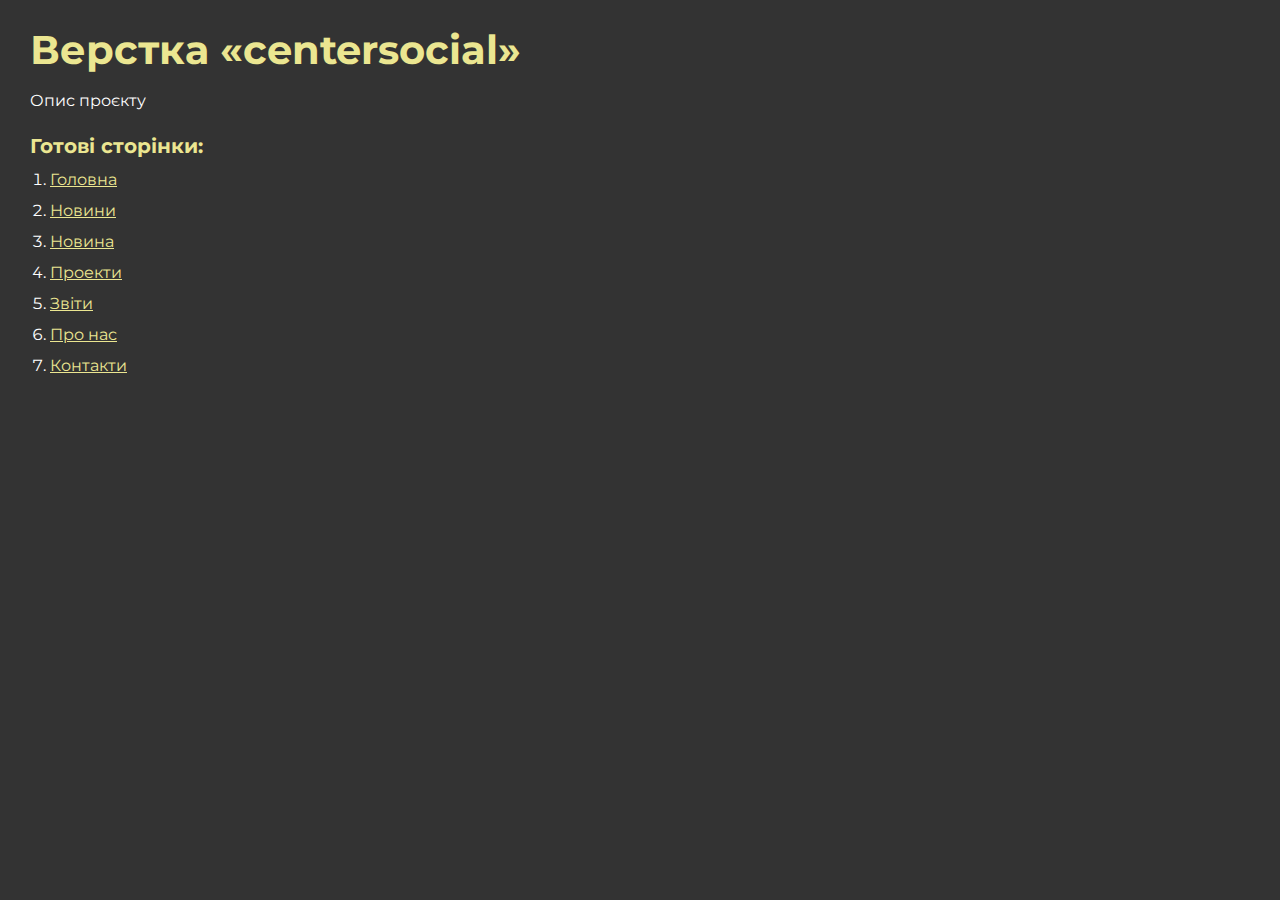
<file: index.html>
<!DOCTYPE html>
<html>

<head>
	<meta charset="UTF-8">
	<meta name="viewport" content="width=device-width, initial-scale=1.0">
	<title>Верстка «centersocial»</title>
</head>

<body>
	<div class="rootpage">
		<h1>Верстка «centersocial»</h1>
		<div class="rootpage__info">
			Опис проєкту
		</div>
		<h2>Готові сторінки:</h2>
		<ol class="rootpage__list">
			<li><a target="_blank" href="home.html">Головна</a></li>
			<li><a target="_blank" href="news.html">Новини</a></li>
			<li><a target="_blank" href="new.html">Новина</a></li>
			<li><a target="_blank" href="projects.html">Проекти</a></li>
			<li><a target="_blank" href="reports.html">Звіти</a></li>
			<li><a target="_blank" href="about.html">Про нас</a></li>
			<li><a target="_blank" href="contacts.html">Контакти</a></li>
		</ol>
	</div>
</body>
<style>
	@charset "UTF-8";
	@import url("https://fonts.googleapis.com/css?family=Montserrat:regular,700&display=swap");

	*,
	*::before,
	*::after {
		padding: 0px;
		margin: 0px;
		border: 0px;
		box-sizing: border-box;
	}

	html,
	body {
		height: 100%;
		margin: 0;
		padding: 0;
		min-width: 320px;
		width: 100%;
		color: #fff;
		background-color: #333;
	}

	body {
		font-family: Montserrat;
		font-size: 100%;
		line-height: 1;
		font-size: 1rem;
	}

	a {
		text-decoration: underline;
		color: #ebe691
	}

	a:visited {
		text-decoration: underline;
		color: #aaa768;
	}

	a:hover {
		text-decoration: none;
	}

	ul li {
		list-style: none;
	}

	img {
		vertical-align: top;
	}

	.wrapper {
		width: 100%;
		min-height: 100%;
		overflow: hidden;
	}

	.rootpage {
		padding: 30px;
		display: flex;
		flex-direction: column;
		align-items: flex-start;
	}

	@media (max-width: 767px) {
		.rootpage {
			padding: 30px 15px;
		}
	}

	h1 {
		color: #ebe691;
		font-size: 2.5rem;
		margin: 0px 0px 1.25rem 0px;
	}

	@media (max-width: 767px) {
		h1 {
			font-size: 1.85rem;
			margin: 0px 0px 1.25rem 0px;
		}
	}

	h2 {
		color: #ebe691;
		font-size: 1.25rem;
		margin: 0px 0px 1rem 0px;
	}

	@media (max-width: 767px) {
		h2 {
			font-size: 1.125rem;
			margin: 0px 0px 1rem 0px;
		}
	}

	.rootpage__info {
		line-height: 140%;
		margin: 0px 0px 1.5rem 0px;
	}

	.rootpage__list {
		margin: 0px 0px 2.25rem 1.25rem;
	}

	.rootpage__list li:not(:last-child) {
		margin: 0px 0px 15px 0px;
	}

	.rootpage__contacts,
	.rootpage__tnx {
		border-radius: 200px;
		padding: 20px 65px;
		line-height: 140%;
	}

	@media (max-width: 767px) {

		.rootpage__contacts,
		.rootpage__tnx {
			border-radius: 40px;
			padding: 20px;
		}
	}

	.rootpage__contacts {
		background: #32b5a4;

	}

	.rootpage__contacts a {
		color: #ebe691;
	}

	.rootpage__tnx {
		background: #c22d63;
		margin: 0px 0px 1rem 0px;
	}
</style>

</html>
</file>
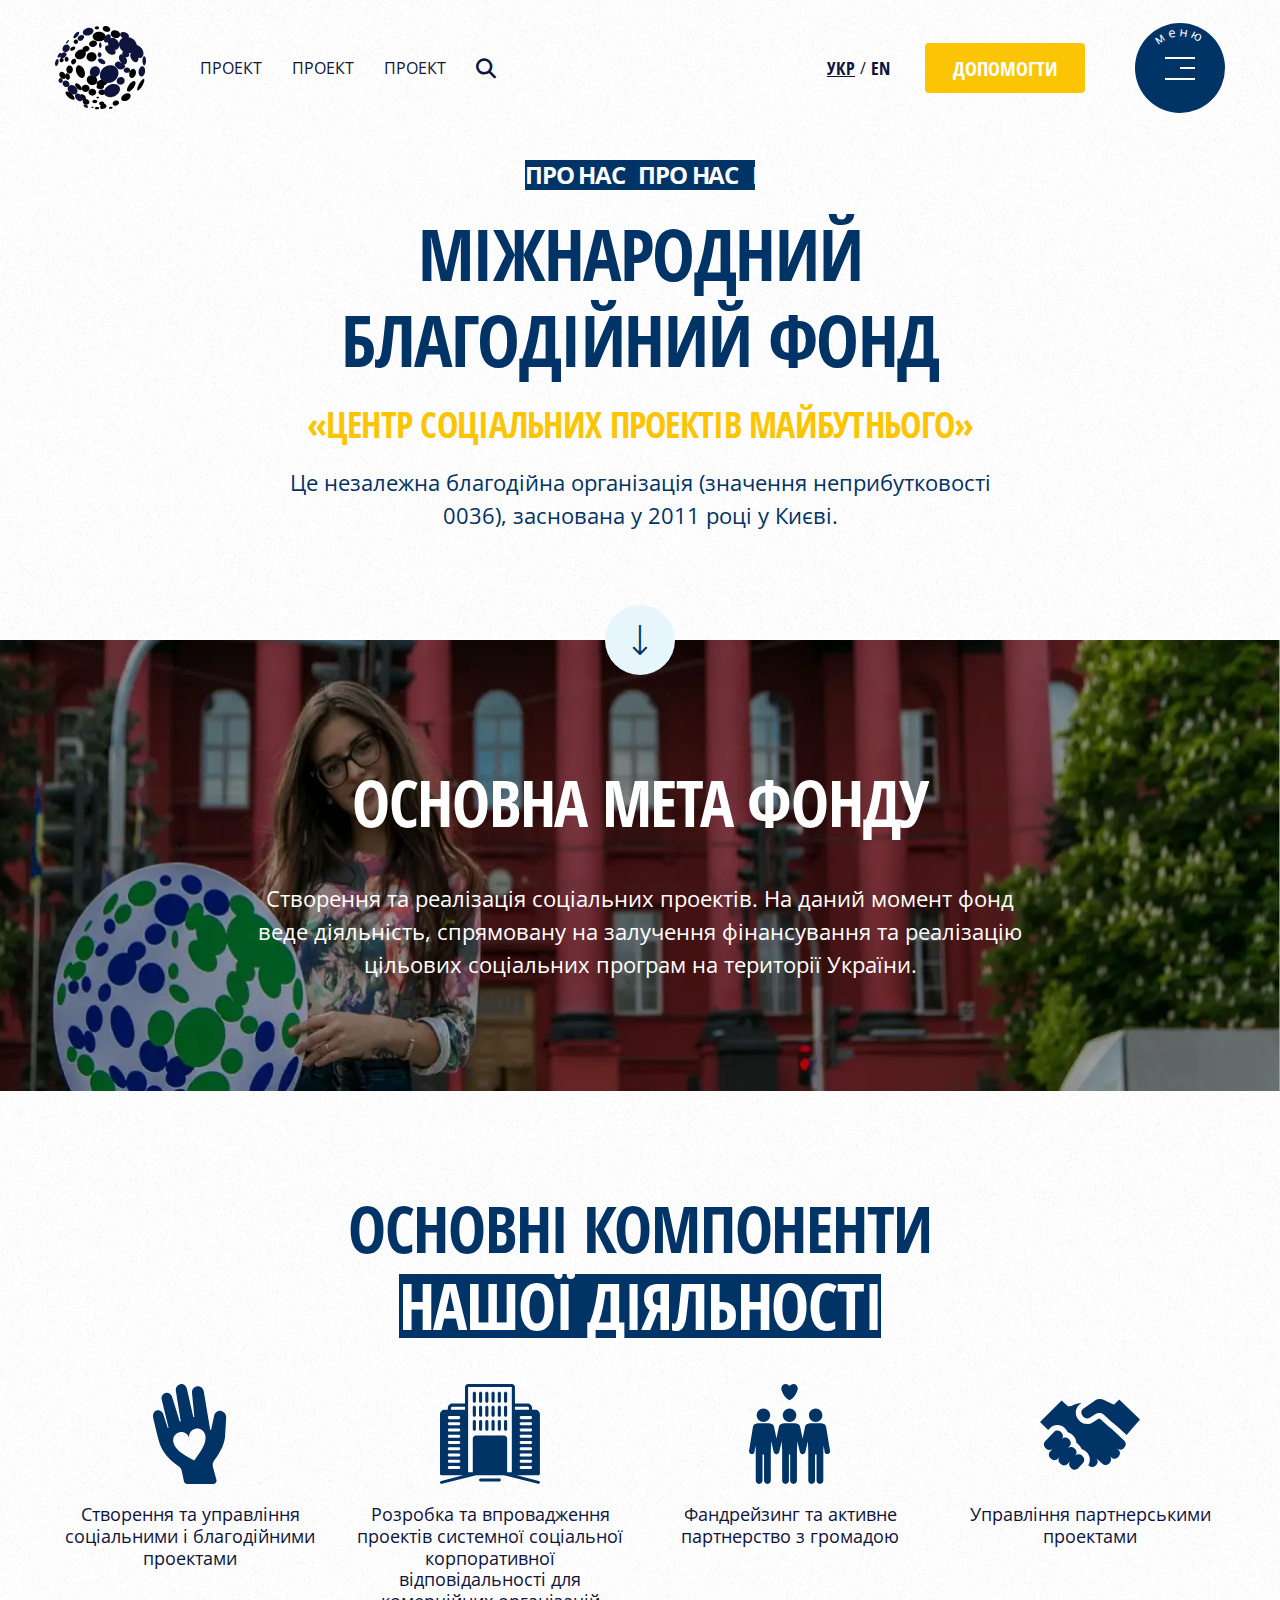
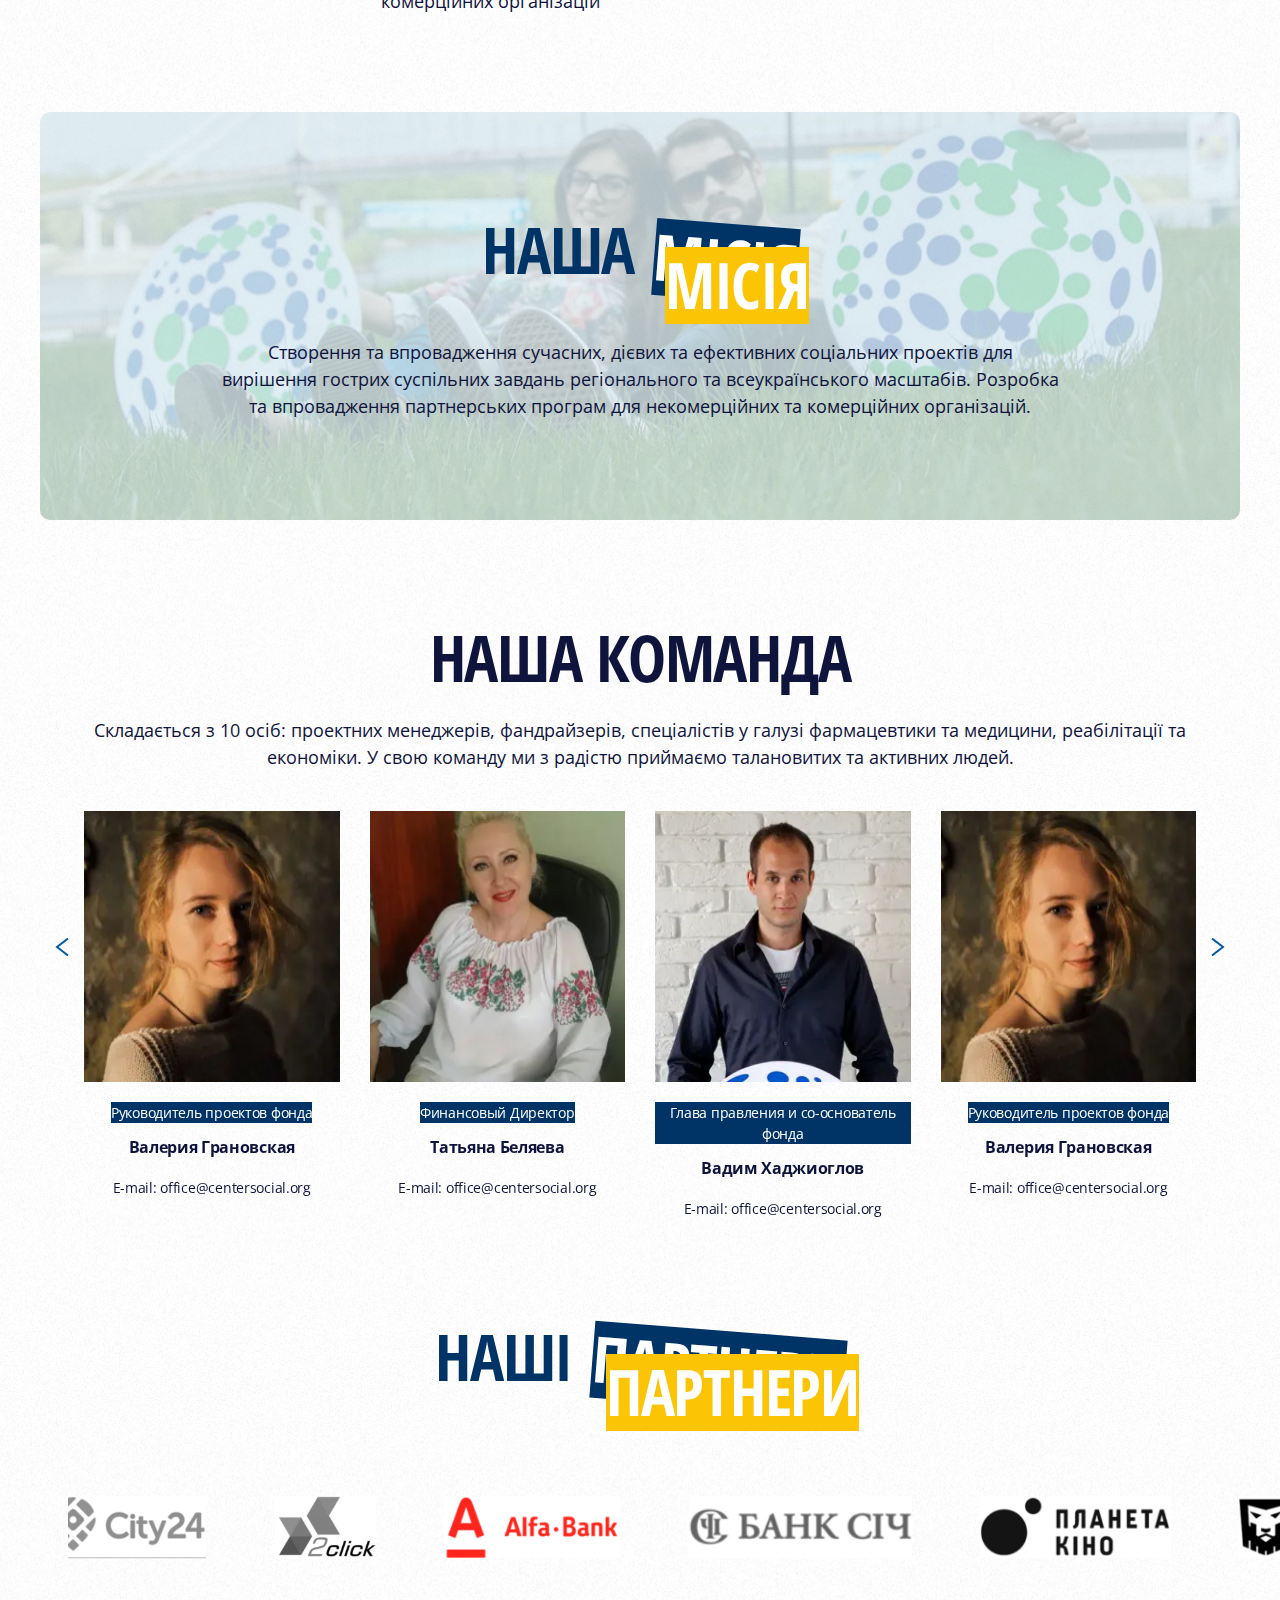
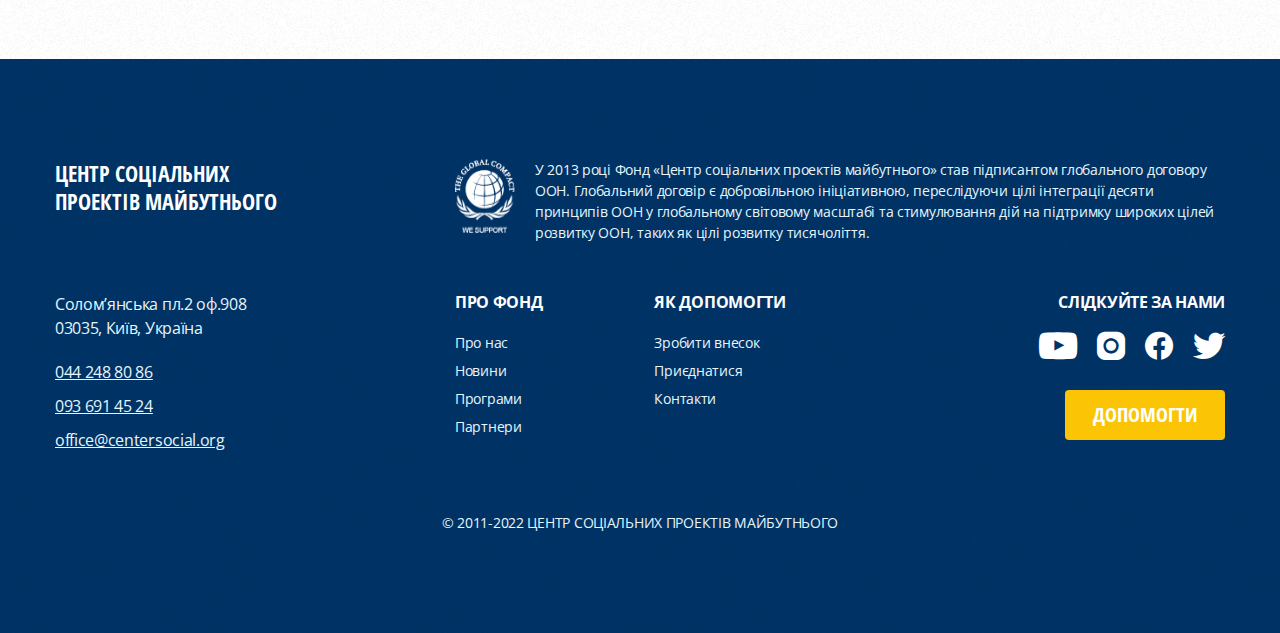
<file: about.html>
<!DOCTYPE html>
<html lang="ru">

<head>
	<title>Про нас</title>
	<meta charset="UTF-8">
	<meta name="format-detection" content="telephone=no">
	<!-- <style>body{opacity: 0;}</style> -->
	<link rel="stylesheet" href="css/style.min.css?_v=20221122122047">
	<!-- <meta name="robots" content="noindex, nofollow"> -->
	<meta name="viewport" content="width=device-width, initial-scale=1.0">
</head>

<body>
	<div class="wrapper">
		<header class="header">
			<div class="header__container">
				<div class="header__logo">
					<a class="header__logo-blue" href="#"><img src="img/icons/logo-blue.svg" alt="Логотип"></a>
					<a class="header__logo-white" href="#"><img src="img/icons/logo.svg" alt="Логотип"></a>
				</div>
				<div class="header__menu menu">
					<nav class="menu__body">
						<ul class="menu__list">
							<li class="menu__item"><a href="#" class="menu__link menu__link-b">Проект</a></li>
							<li class="menu__item"><a href="#" class="menu__link menu__link-b">Проект</a></li>
							<li class="menu__item"><a href="#" class="menu__link menu__link-b">Проект</a></li>
						</ul>
					</nav>
				</div>
				<div class="header__search saerch-header">
					<button type="button" class="saerch-header__button saerch-header__button-b _icon-search"></button>
					<form action="#" class="saerch-header__form">
						<div class="saerch-header__body">
							<div class="saerch-header__input">
								<input type="text" name="form[]" placeholder="Шукати" class="input">
							</div>
							<button type="submit" class="saerch-header__action _icon-arrow-down"></button>
						</div>
					</form>
				</div>
				<div class="header__lang lang-header">
					<a href="#" class="lang-header__item _active">укр</a>
					<span>/</span>
					<a href="#" class="lang-header__item">en</a>
				</div>
				<div class="header__actions actions-header">
					<a href="#" class="actions-header__button button button-head button-yellow"><span>Допомогти</span><span>Допомогти</span><span>Допомогти</span></a>
					<div class="actions-header__burger">
						<button type="button" class="menu__icon icon-menu"><span></span></button>
						<div class="actions-header__circle">
							<b><span>м</span></b>
							<b><span>е</span></b>
							<b><span>н</span></b>
							<b><span>ю</span></b>
						</div>
					</div>
					<div class="menu__content content-menu">
						<div class="content-menu__container">
							<ul class="content-menu__list">
								<li><a href="#" class="content-menu__item">Про нас</a></li>
								<li><a href="#" class="content-menu__item">Новини</a></li>
								<li><a href="#" class="content-menu__item">Програми</a></li>
								<li><a href="#" class="content-menu__item">Партнери</a></li>
								<li><a href="#" class="content-menu__item">Контакти</a></li>
							</ul>
						</div>
					</div>
				</div>
			</div>
		</header>
		<main class="page">
			<picture><source srcset="img/bgbody.webp" type="image/webp"><img class="page-bg" src="img/bgbody.png" alt=""></picture>
			<div class="about">
				<section class="about__heading heading-about">
					<div class="heading-about__container">
						<div class="heading-about__line"><span>Про нас</span><span>Про нас</span><span>Про нас</span></div>
						<h1 class="heading-about__title">Міжнародний Благодійний Фонд </h1>
						<div class="heading-about__subtitle">«Центр соціальних проектів майбутнього»</div>
						<div class="heading-about__text">Це незалежна благодійна організація (значення неприбутковості 0036),
							заснована у 2011 році у Києві.</div>
						<button data-goto=".about__dream" class="heading-about__down _icon-arrow-down"></button>
					</div>
				</section>
				<section class="about__dream dream-about">
					<picture><source srcset="img/dream.webp" type="image/webp"><img src="img/dream.jpg" alt="" class="dream-about__img"></picture>
					<div class="dream-about__content">
						<h2 class="dream-about__title">Основна мета фонду</h2>
						<div class="dream-about__text">Створення та реалізація соціальних проектів. На даний момент фонд веде
							діяльність, спрямовану на залучення фінансування та реалізацію цільових соціальних програм на
							території України.</div>
					</div>
				</section>
				<section class="about__components components-about">
					<div class="components-about__container">
						<h2 class="components-about__title">Основні компоненти <span>нашої діяльності</span></h2>
						<div class="components-about__content">
							<div class="components-about__item item-components">
								<div class="item-components__icon">
									<img src="img/componenets/01.svg" alt="">
								</div>
								<div class="item-components__text">Створення та управління соціальними і благодійними проектами
								</div>
							</div>
							<div class="components-about__item item-components">
								<div class="item-components__icon">
									<img src="img/componenets/02.svg" alt="">
								</div>
								<div class="item-components__text">Розробка та впровадження проектів системної соціальної
									корпоративної відповідальності для комерційних організацій</div>
							</div>
							<div class="components-about__item item-components">
								<div class="item-components__icon">
									<img src="img/componenets/03.svg" alt="">
								</div>
								<div class="item-components__text">Фандрейзинг та активне партнерство з громадою</div>
							</div>
							<div class="components-about__item item-components">
								<div class="item-components__icon">
									<img src="img/componenets/04.svg" alt="">
								</div>
								<div class="item-components__text">Управління партнерськими проектами</div>
							</div>
						</div>
					</div>
				</section>
				<section class="about__mission mission-about">
					<div class="mission-about__container">
						<picture><source srcset="img/mission.webp" type="image/webp"><img src="img/mission.png" alt="" class="mission-about__img"></picture>
						<div class="mission-about__content">
							<h2 class="mission-about__title partnesr__title">наша<p>місія</p><span>місія</span></h2>
							<div class="mission-about__text">Створення та впровадження сучасних, дієвих та ефективних
								соціальних проектів для вирішення гострих суспільних завдань регіонального та всеукраїнського
								масштабів. Розробка та впровадження партнерських програм для некомерційних та комерційних
								організацій.</div>
						</div>
					</div>
				</section>
				<section class="about__teams teams-about">
					<div class="teams-about__container">
						<h2 class="teams-about__title">Наша команда</h2>
						<div class="teams-about__subtitle">Складається з 10 осіб: проектних менеджерів, фандрайзерів,
							спеціалістів у галузі фармацевтики та медицини, реабілітації та економіки. У свою команду ми з
							радістю приймаємо талановитих та активних людей.</div>
						<div class="teams-about__body">
							<button class="teams-about__arrow arrow-left">
								<img src="img/icons/arrow-prev.svg" alt="">
							</button>
							<div class="teams-about__row swiper">
								<div class="teams-about__swiper swiper-wrapper">
									<div class="teams-about__slide slide-teams swiper-slide">
										<div class="slide-teams__img">
											<picture><source srcset="img/teams/01.webp" type="image/webp"><img src="img/teams/01.jpg" alt=""></picture>
										</div>
										<div class="slide-teams__label">Руководитель проектов фонда</div>
										<div class="slide-teams__name">Валерия Грановская</div>
										<a href="#" class="slide-teams__email">E-mail: office@centersocial.org</a>
									</div>
									<div class="teams-about__slide slide-teams swiper-slide">
										<div class="slide-teams__img">
											<picture><source srcset="img/teams/02.webp" type="image/webp"><img src="img/teams/02.jpg" alt=""></picture>
										</div>
										<div class="slide-teams__label">Финансовый Директор</div>
										<div class="slide-teams__name">Татьяна Беляева</div>
										<a href="#" class="slide-teams__email">E-mail: office@centersocial.org</a>
									</div>
									<div class="teams-about__slide slide-teams swiper-slide">
										<div class="slide-teams__img">
											<picture><source srcset="img/teams/03.webp" type="image/webp"><img src="img/teams/03.jpg" alt=""></picture>
										</div>
										<div class="slide-teams__label">Глава правления и со-основатель фонда</div>
										<div class="slide-teams__name">Вадим Хаджиоглов</div>
										<a href="#" class="slide-teams__email">E-mail: office@centersocial.org</a>
									</div>
									<div class="teams-about__slide slide-teams swiper-slide">
										<div class="slide-teams__img">
											<picture><source srcset="img/teams/01.webp" type="image/webp"><img src="img/teams/01.jpg" alt=""></picture>
										</div>
										<div class="slide-teams__label">Руководитель проектов фонда</div>
										<div class="slide-teams__name">Валерия Грановская</div>
										<a href="#" class="slide-teams__email">E-mail: office@centersocial.org</a>
									</div>
									<div class="teams-about__slide slide-teams swiper-slide">
										<div class="slide-teams__img">
											<picture><source srcset="img/teams/03.webp" type="image/webp"><img src="img/teams/03.jpg" alt=""></picture>
										</div>
										<div class="slide-teams__label">Глава правления и со-основатель фонда</div>
										<div class="slide-teams__name">Вадим Хаджиоглов</div>
										<a href="#" class="slide-teams__email">E-mail: office@centersocial.org</a>
									</div>
									<div class="teams-about__slide slide-teams swiper-slide">
										<div class="slide-teams__img">
											<picture><source srcset="img/teams/01.webp" type="image/webp"><img src="img/teams/01.jpg" alt=""></picture>
										</div>
										<div class="slide-teams__label">Руководитель проектов фонда</div>
										<div class="slide-teams__name">Валерия Грановская</div>
										<a href="#" class="slide-teams__email">E-mail: office@centersocial.org</a>
									</div>
								</div>
							</div>
							<button class="teams-about__arrow arrow-right">
								<img src="img/icons/arrow-next.svg" alt="">
							</button>
						</div>
					</div>
				</section>
				<section class="partnesr">
					<h2 class="partnesr__title">Hаші<p>Партнери</p><span>Партнери</span></h2>
					<div class="partnesr__body">
						<div class="partnesr__items">
							<div class="partnesr__item">
								<img src="img/partners/01.svg" alt="">
							</div>
							<div class="partnesr__item">
								<img src="img/partners/02.svg" alt="">
							</div>
							<div class="partnesr__item">
								<img src="img/partners/03.svg" alt="">
							</div>
							<div class="partnesr__item">
								<img src="img/partners/04.svg" alt="">
							</div>
							<div class="partnesr__item">
								<img src="img/partners/05.svg" alt="">
							</div>
							<div class="partnesr__item">
								<img src="img/partners/06.svg" alt="">
							</div>
							<div class="partnesr__item">
								<img src="img/partners/07.svg" alt="">
							</div>
							<div class="partnesr__item">
								<img src="img/partners/01.svg" alt="">
							</div>
							<div class="partnesr__item">
								<img src="img/partners/02.svg" alt="">
							</div>
							<div class="partnesr__item">
								<img src="img/partners/03.svg" alt="">
							</div>
							<div class="partnesr__item">
								<img src="img/partners/04.svg" alt="">
							</div>
							<div class="partnesr__item">
								<img src="img/partners/05.svg" alt="">
							</div>
							<div class="partnesr__item">
								<img src="img/partners/06.svg" alt="">
							</div>
							<div class="partnesr__item">
								<img src="img/partners/07.svg" alt="">
							</div>
							<div class="partnesr__item">
								<img src="img/partners/01.svg" alt="">
							</div>
							<div class="partnesr__item">
								<img src="img/partners/02.svg" alt="">
							</div>
							<div class="partnesr__item">
								<img src="img/partners/03.svg" alt="">
							</div>
							<div class="partnesr__item">
								<img src="img/partners/04.svg" alt="">
							</div>
							<div class="partnesr__item">
								<img src="img/partners/05.svg" alt="">
							</div>
							<div class="partnesr__item">
								<img src="img/partners/06.svg" alt="">
							</div>
							<div class="partnesr__item">
								<img src="img/partners/07.svg" alt="">
							</div>
							<div class="partnesr__item">
								<img src="img/partners/01.svg" alt="">
							</div>
							<div class="partnesr__item">
								<img src="img/partners/02.svg" alt="">
							</div>
							<div class="partnesr__item">
								<img src="img/partners/03.svg" alt="">
							</div>
							<div class="partnesr__item">
								<img src="img/partners/04.svg" alt="">
							</div>
							<div class="partnesr__item">
								<img src="img/partners/05.svg" alt="">
							</div>
							<div class="partnesr__item">
								<img src="img/partners/06.svg" alt="">
							</div>
							<div class="partnesr__item">
								<img src="img/partners/07.svg" alt="">
							</div>
						</div>
					</div>
				</section>
			</div>
		</main>
		<footer class="footer">
			<picture><source srcset="img/bgbody.webp" type="image/webp"><img class="footer-bg" src="img/bgbody.png" alt=""></picture>
			<div class="footer__container">
				<div class="footer__body">
					<div class="footer__column">
						<div class="footer__lead">ЦЕНТР СОЦІАЛЬНИХ ПРОЕКТІВ МАЙБУТНЬОГО</div>
						<div class="footer__date">
							<div class="footer__item">Солом’янська пл.2 оф.908
								03035, Київ, Україна
							</div>
							<div class="footer__items">
								<a href="tel:0442488086" class="footer__item footer__item-d">044 248 80 86</a>
								<a href="tel:0936914524" class="footer__item footer__item-d">093 691 45 24</a>
								<a href="email:office@centersocial.org" class="footer__item footer__item-d">office@centersocial.org</a>
							</div>
						</div>
					</div>
					<div class="footer__column">
						<div class="footer__text">
							<img src="img/icons/logo-footer.svg" alt="">
							<p>У 2013 році Фонд «Центр соціальних проектів майбутнього» став підписантом глобального договору ООН. Глобальний договір є добровільною ініціативною, переслідуючи цілі інтеграції десяти принципів ООН у глобальному світовому масштабі та стимулювання дій на підтримку широких цілей розвитку ООН, таких як цілі розвитку тисячоліття.</p>
						</div>
						<div class="footer__row">
							<div class="footer__menu">
								<div class="footer__block">
									<div class="footer__label">Про фонд</div>
									<ul class="footer__list">
										<li><a href="#" class="footer__link">Про нас</a></li>
										<li><a href="#" class="footer__link">Новини</a></li>
										<li><a href="#" class="footer__link">Програми</a></li>
										<li><a href="#" class="footer__link">Партнери</a></li>
									</ul>
								</div>
								<div class="footer__block">
									<div class="footer__label">ЯК ДОПОМОГТИ</div>
									<ul class="footer__list">
										<li><a href="#" class="footer__link">Зробити внесок</a></li>
										<li><a href="#" class="footer__link">Приєднатися</a></li>
										<li><a href="#" class="footer__link">Контакти</a></li>
									</ul>
								</div>
							</div>
							<div class="footer__social social-footer">
								<div class="social-footer__label">Слідкуйте за нами</div>
								<div class="social-footer__items">
									<a href="#" class="social-footer__item _icon-youtube"></a>
									<a href="#" class="social-footer__item _icon-instagram"></a>
									<a href="#" class="social-footer__item _icon-facebook"></a>
									<a href="#" class="social-footer__item _icon-twitter"></a>
								</div>
								<a href="#" class="social-footer__button button button-yellow"><span>Допомогти</span><span>Допомогти</span><span>Допомогти</span></a>
							</div>
						</div>
					</div>
				</div>
				<div class="footer__copy">© 2011-2022 ЦЕНТР СОЦІАЛЬНИХ ПРОЕКТІВ МАЙБУТНЬОГО</div>
			</div>
		</footer>
	</div>
	<script src="js/app.min.js?_v=20221122122047"></script>
</body>

</html>
</file>
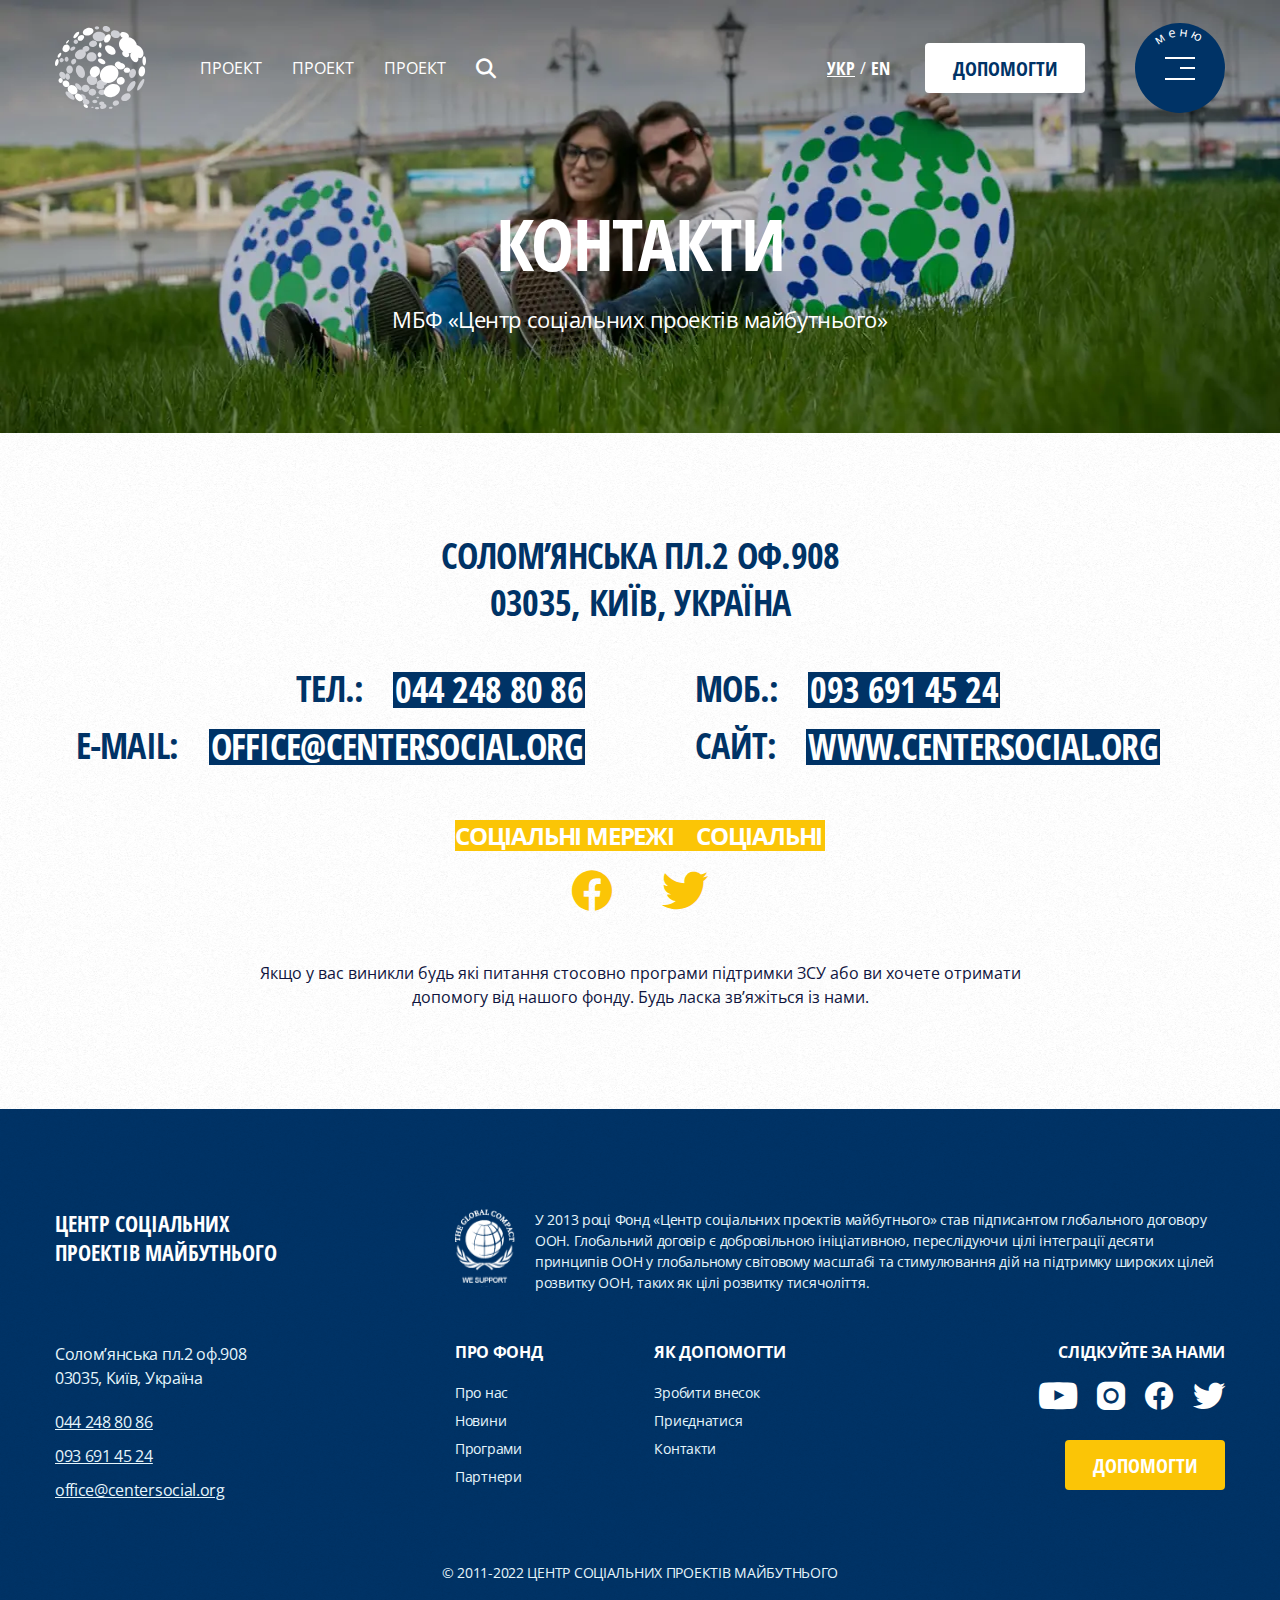
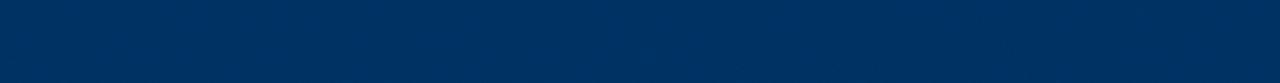
<file: contacts.html>
<!DOCTYPE html>
<html lang="ru">

<head>
	<title>Про нас</title>
	<meta charset="UTF-8">
	<meta name="format-detection" content="telephone=no">
	<!-- <style>body{opacity: 0;}</style> -->
	<link rel="stylesheet" href="css/style.min.css?_v=20221122122047">
	<!-- <meta name="robots" content="noindex, nofollow"> -->
	<meta name="viewport" content="width=device-width, initial-scale=1.0">
</head>

<body>
	<div class="wrapper">
		<header class="header">
			<div class="header__container">
				<div class="header__logo">
					<a href="#"><img src="img/icons/logo.svg" alt="Логотип"></a>
				</div>
				<div class="header__menu menu">
					<nav class="menu__body">
						<ul class="menu__list">
							<li class="menu__item"><a href="#" class="menu__link">Проект</a></li>
							<li class="menu__item"><a href="#" class="menu__link">Проект</a></li>
							<li class="menu__item"><a href="#" class="menu__link">Проект</a></li>
						</ul>
					</nav>
				</div>
				<div class="header__search saerch-header">
					<button type="button" class="saerch-header__button _icon-search"></button>
					<form action="#" class="saerch-header__form">
						<div class="saerch-header__body">
							<div class="saerch-header__input">
								<input type="text" name="form[]" placeholder="Шукати" class="input">
							</div>
							<button type="submit" class="saerch-header__action _icon-arrow-down"></button>
						</div>
					</form>
				</div>
				<div class="header__lang lang-header lang-header-w">
					<a href="#" class="lang-header__item lang-header__item-w _active">укр</a>
					<span>/</span>
					<a href="#" class="lang-header__item lang-header__item-w">en</a>
				</div>
				<div class="header__actions actions-header">
					<a href="#" class="actions-header__button button button-head button-white"><span>Допомогти</span><span>Допомогти</span><span>Допомогти</span></a>
					<div class="actions-header__burger">
						<button type="button" class="menu__icon icon-menu"><span></span></button>
						<div class="actions-header__circle">
							<b><span>м</span></b>
							<b><span>е</span></b>
							<b><span>н</span></b>
							<b><span>ю</span></b>
						</div>
					</div>
					<div class="menu__content content-menu">
						<div class="content-menu__container">
							<ul class="content-menu__list">
								<li><a href="#" class="content-menu__item">Про нас</a></li>
								<li><a href="#" class="content-menu__item">Новини</a></li>
								<li><a href="#" class="content-menu__item">Програми</a></li>
								<li><a href="#" class="content-menu__item">Партнери</a></li>
								<li><a href="#" class="content-menu__item">Контакти</a></li>
							</ul>
						</div>
					</div>
				</div>
			</div>
		</header>
		<main class="page">
			<picture><source srcset="img/bgbody.webp" type="image/webp"><img class="page-bg" src="img/bgbody.png" alt=""></picture>
			<div class="contacts">
				<div class="contacts__heading heading-contacts">
					<picture><source srcset="img/contacts/bg.webp" type="image/webp"><img src="img/contacts/bg.jpg" alt="" class="heading-contacts__img"></picture>
					<div class="heading-contacts__container">
						<h1 class="heading-contacts__title">Контакти</h1>
						<div class="heading-contacts__subtitle">МБФ «Центр соціальних проектів майбутнього»</div>
					</div>
				</div>
				<div class="contacts__content content-contacts">
					<div class="content-contacts__container">
						<a href="#" class="content-contacts__addres">Солом’янська пл.2 оф.908
							03035, Київ, Україна</a>
						<div class="content-contacts__row">
							<div class="content-contacts__column content-contacts__column-left">
								<div class="content-contacts__line content-contacts__line-left">
									<span>тел.:</span>
									<a href="tel:0442488086" class="content-contacts__link">044 248 80 86</a>
								</div>
								<div class="content-contacts__line content-contacts__line-left">
									<span>E-mail:</span>
									<a href="#" class="content-contacts__link">office@centersocial.org</a>
								</div>
							</div>
							<div class="content-contacts__column content-contacts__column-right">
								<div class="content-contacts__line content-contacts__line-right">
									<span>моб.:</span>
									<a href="tel:0936914524" class="content-contacts__link">093 691 45 24</a>
								</div>
								<div class="content-contacts__line content-contacts__line-right">
									<span>Сайт:</span>
									<a href="#" class="content-contacts__link">www.centersocial.org</a>
								</div>
							</div>
						</div>
						<div class="contacts__social social-contacts">
							<div class="social-contacts__line"><span>Соціальні мережі</span><span>Соціальні
									мережі</span><span>Соціальні мережі</span></div>
							<div class="social-contacts__items">
								<a href="#" class="social-contacts__item _icon-facebook"></a>
								<a href="#" class="social-contacts__item _icon-twitter"></a>
							</div>
						</div>
						<div class="content-contacts__text">Якщо у вас виникли будь які питання стосовно програми підтримки ЗСУ або ви хочете отримати допомогу від нашого фонду. Будь ласка зв’яжіться із нами.</div>
					</div>
				</div>
			</div>
		</main>
		<footer class="footer">
			<picture><source srcset="img/bgbody.webp" type="image/webp"><img class="footer-bg" src="img/bgbody.png" alt=""></picture>
			<div class="footer__container">
				<div class="footer__body">
					<div class="footer__column">
						<div class="footer__lead">ЦЕНТР СОЦІАЛЬНИХ ПРОЕКТІВ МАЙБУТНЬОГО</div>
						<div class="footer__date">
							<div class="footer__item">Солом’янська пл.2 оф.908
								03035, Київ, Україна
							</div>
							<div class="footer__items">
								<a href="tel:0442488086" class="footer__item footer__item-d">044 248 80 86</a>
								<a href="tel:0936914524" class="footer__item footer__item-d">093 691 45 24</a>
								<a href="email:office@centersocial.org" class="footer__item footer__item-d">office@centersocial.org</a>
							</div>
						</div>
					</div>
					<div class="footer__column">
						<div class="footer__text">
							<img src="img/icons/logo-footer.svg" alt="">
							<p>У 2013 році Фонд «Центр соціальних проектів майбутнього» став підписантом глобального договору ООН. Глобальний договір є добровільною ініціативною, переслідуючи цілі інтеграції десяти принципів ООН у глобальному світовому масштабі та стимулювання дій на підтримку широких цілей розвитку ООН, таких як цілі розвитку тисячоліття.</p>
						</div>
						<div class="footer__row">
							<div class="footer__menu">
								<div class="footer__block">
									<div class="footer__label">Про фонд</div>
									<ul class="footer__list">
										<li><a href="#" class="footer__link">Про нас</a></li>
										<li><a href="#" class="footer__link">Новини</a></li>
										<li><a href="#" class="footer__link">Програми</a></li>
										<li><a href="#" class="footer__link">Партнери</a></li>
									</ul>
								</div>
								<div class="footer__block">
									<div class="footer__label">ЯК ДОПОМОГТИ</div>
									<ul class="footer__list">
										<li><a href="#" class="footer__link">Зробити внесок</a></li>
										<li><a href="#" class="footer__link">Приєднатися</a></li>
										<li><a href="#" class="footer__link">Контакти</a></li>
									</ul>
								</div>
							</div>
							<div class="footer__social social-footer">
								<div class="social-footer__label">Слідкуйте за нами</div>
								<div class="social-footer__items">
									<a href="#" class="social-footer__item _icon-youtube"></a>
									<a href="#" class="social-footer__item _icon-instagram"></a>
									<a href="#" class="social-footer__item _icon-facebook"></a>
									<a href="#" class="social-footer__item _icon-twitter"></a>
								</div>
								<a href="#" class="social-footer__button button button-yellow"><span>Допомогти</span><span>Допомогти</span><span>Допомогти</span></a>
							</div>
						</div>
					</div>
				</div>
				<div class="footer__copy">© 2011-2022 ЦЕНТР СОЦІАЛЬНИХ ПРОЕКТІВ МАЙБУТНЬОГО</div>
			</div>
		</footer>
	</div>
	<script src="js/app.min.js?_v=20221122122047"></script>
</body>

</html>
</file>
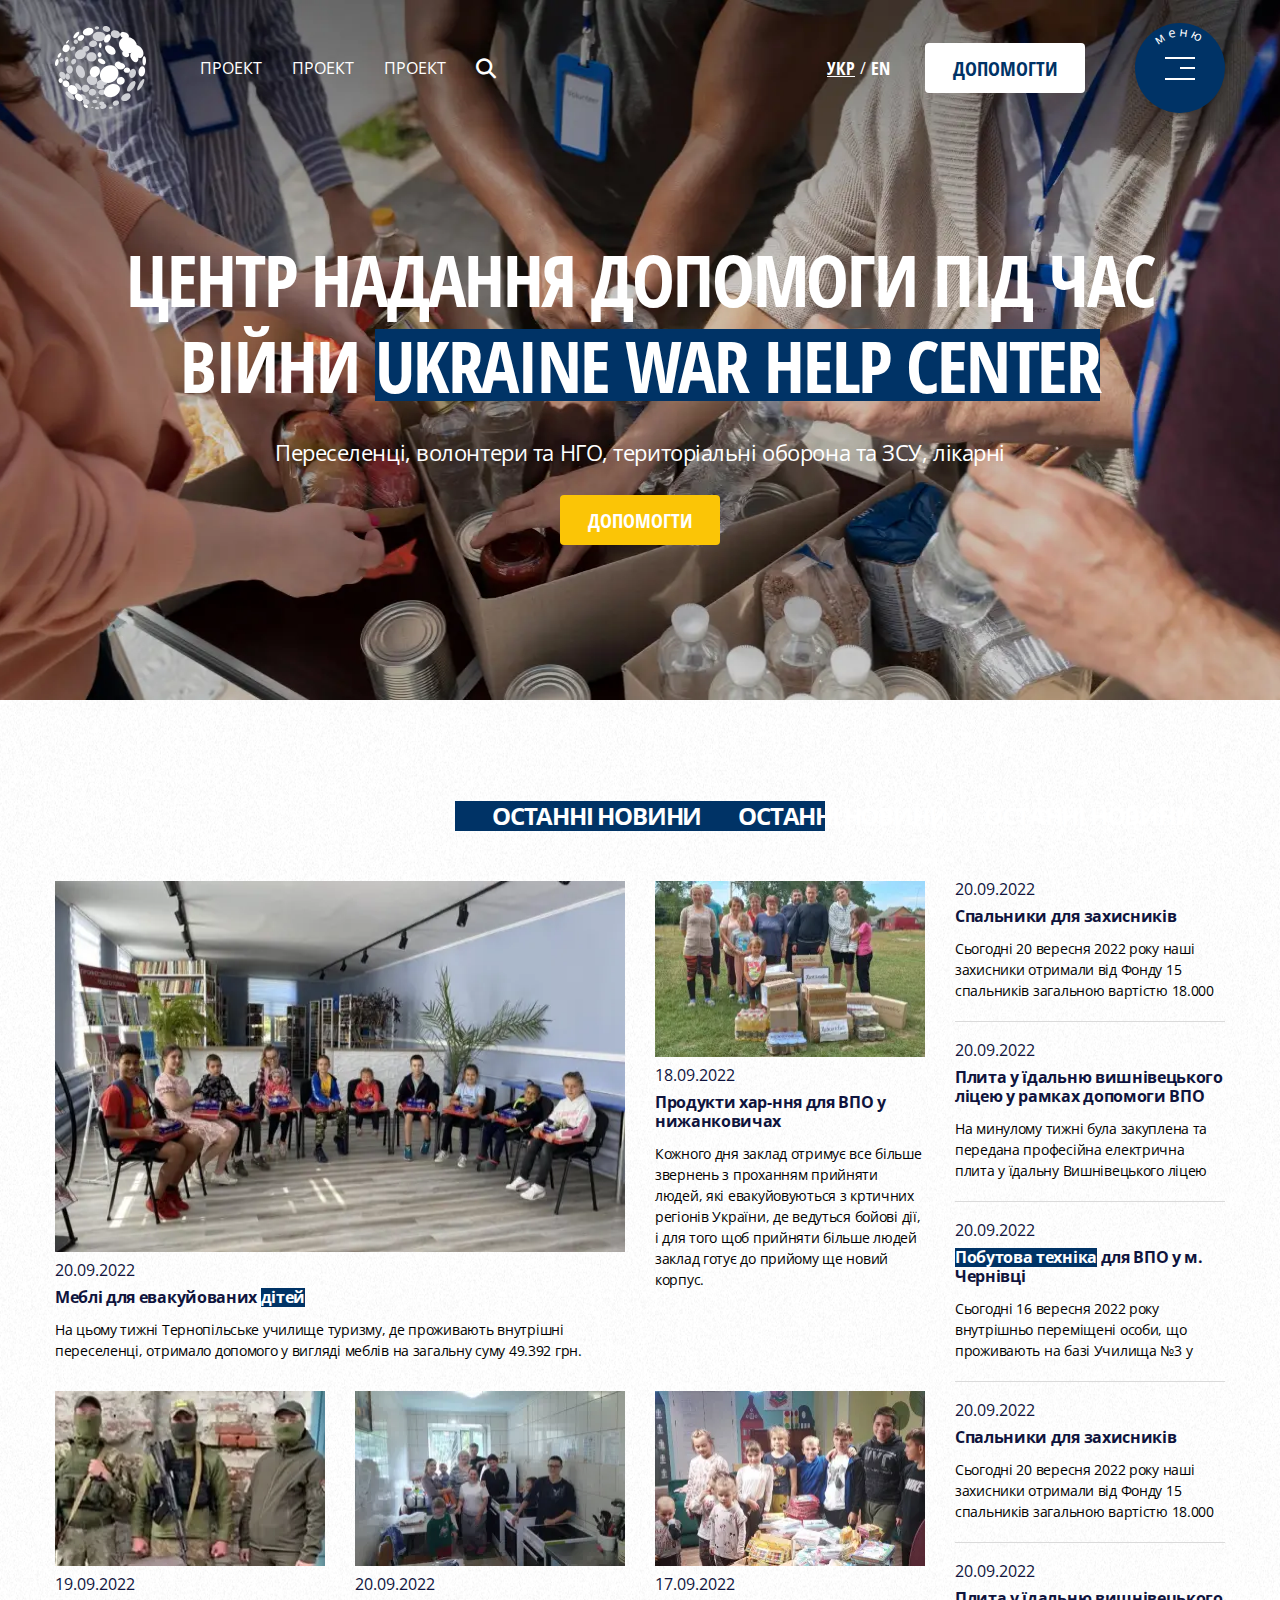
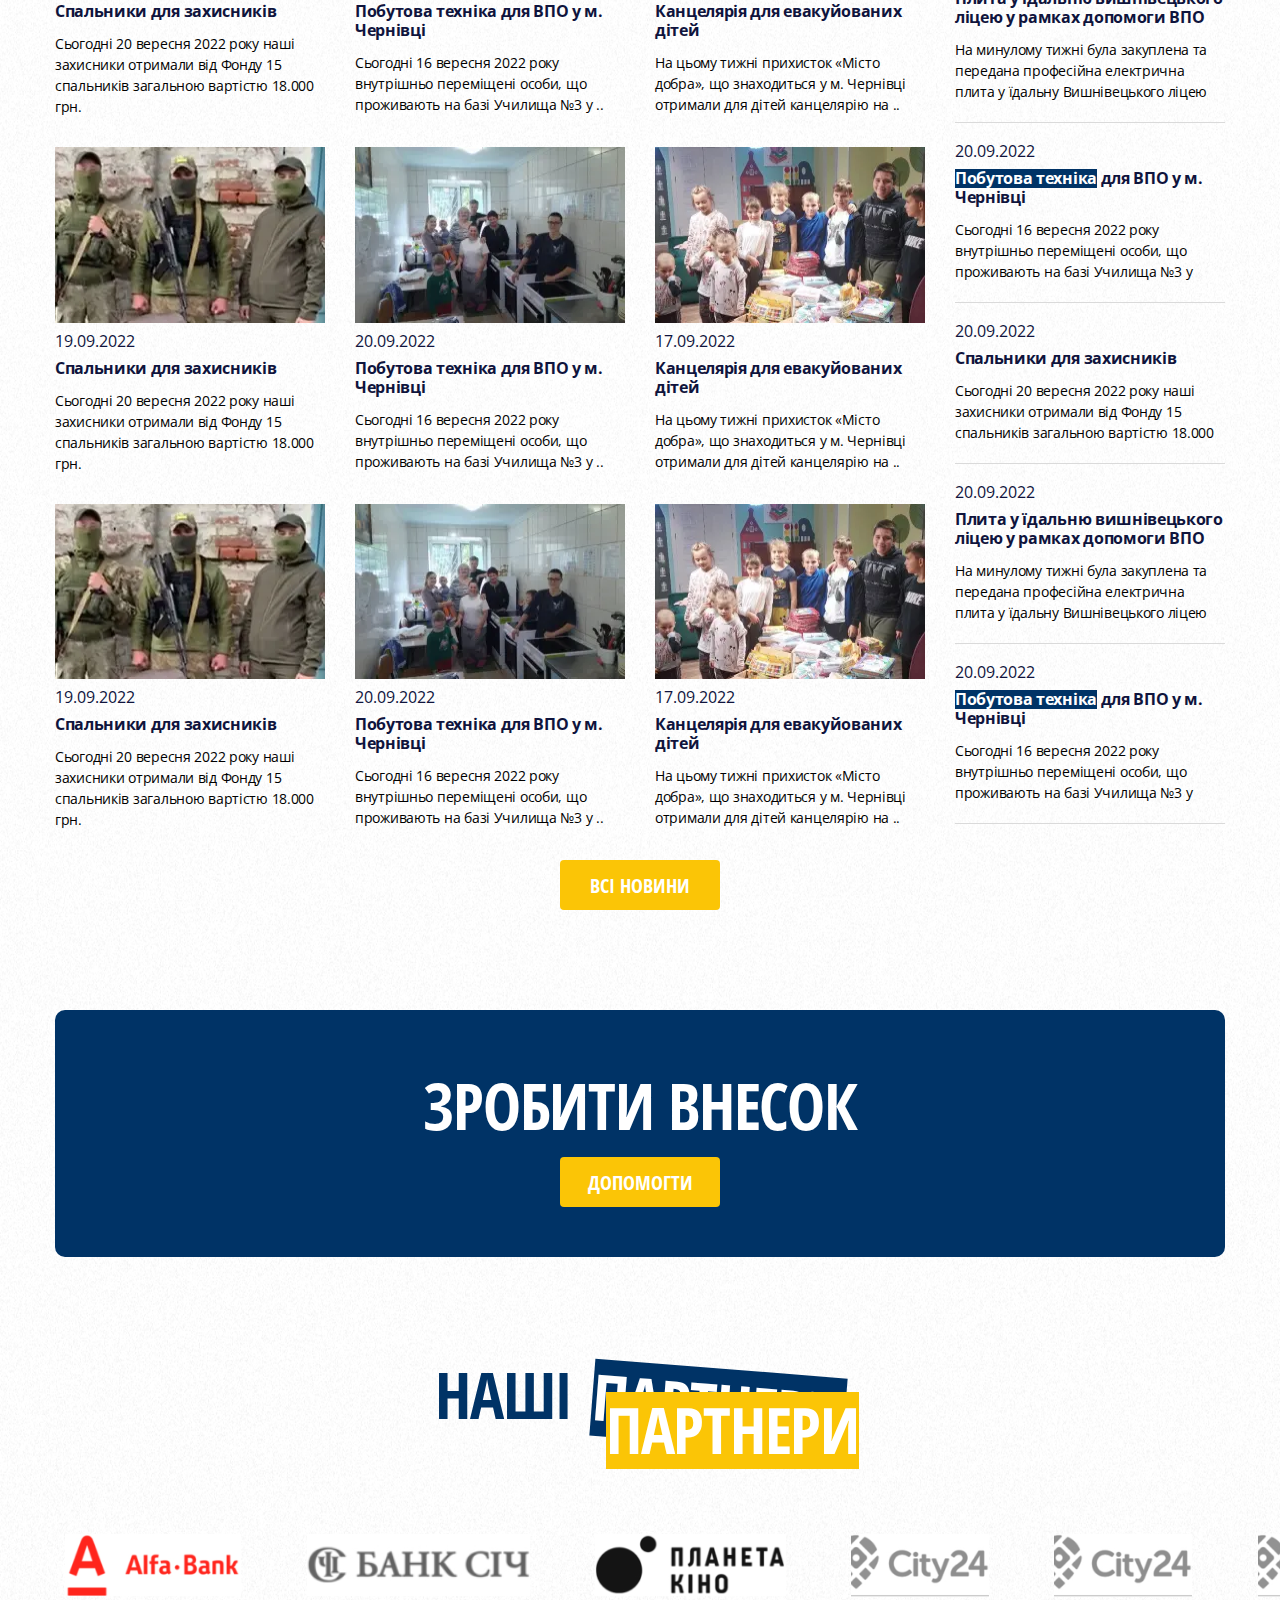
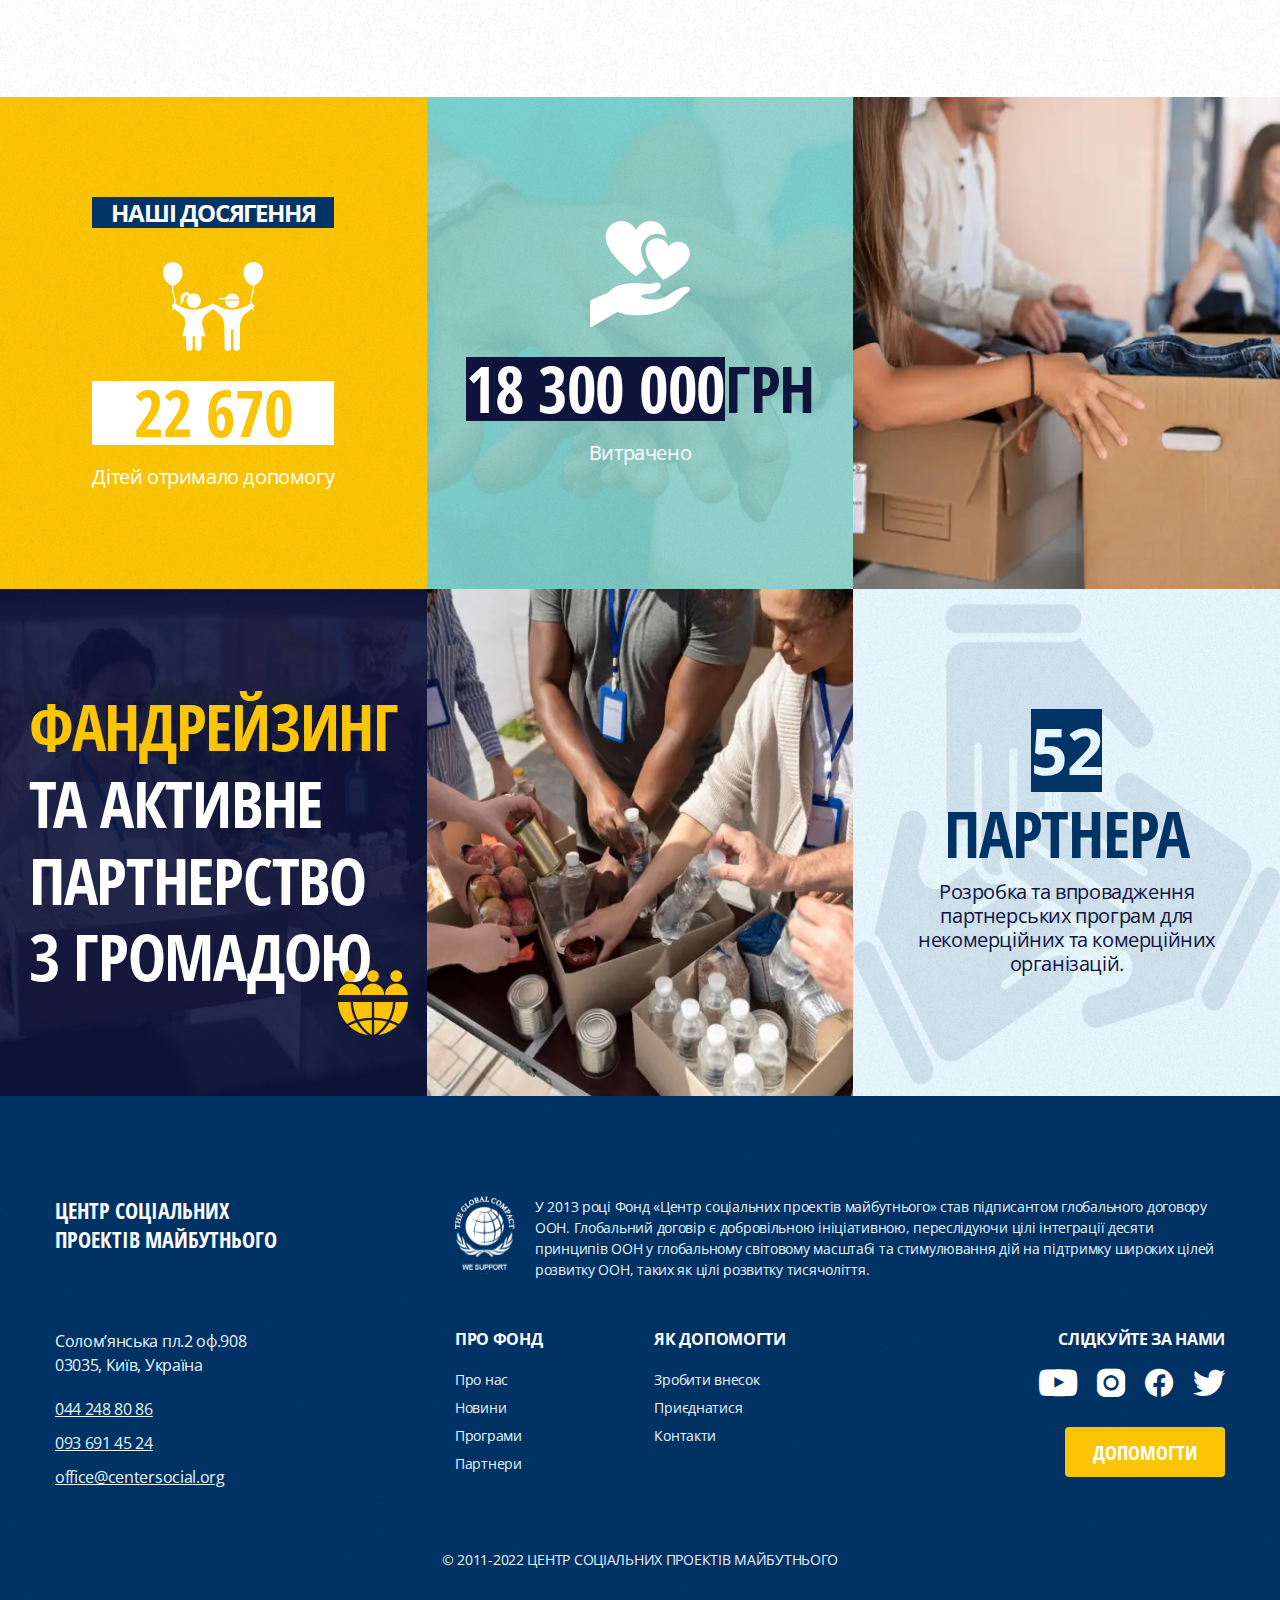
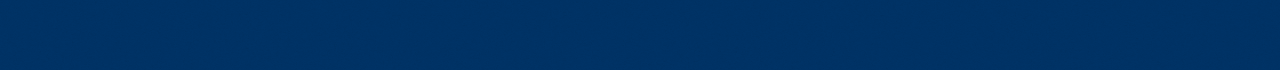
<file: home.html>
<!DOCTYPE html>
<html lang="ru">

<head>
	<title>Головна</title>
	<meta charset="UTF-8">
	<meta name="format-detection" content="telephone=no">
	<!-- <style>body{opacity: 0;}</style> -->
	<link rel="stylesheet" href="css/style.min.css?_v=20221122122047">
	<!-- <meta name="robots" content="noindex, nofollow"> -->
	<meta name="viewport" content="width=device-width, initial-scale=1.0">
</head>

<body>
	<div class="wrapper">
		<header class="header">
			<div class="header__container">
				<div class="header__logo">
					<a href="#"><img src="img/icons/logo.svg" alt="Логотип"></a>
				</div>
				<div class="header__menu menu">
					<nav class="menu__body">
						<ul class="menu__list">
							<li class="menu__item"><a href="#" class="menu__link">Проект</a></li>
							<li class="menu__item"><a href="#" class="menu__link">Проект</a></li>
							<li class="menu__item"><a href="#" class="menu__link">Проект</a></li>
						</ul>
					</nav>
				</div>
				<div class="header__search saerch-header">
					<button type="button" class="saerch-header__button _icon-search"></button>
					<form action="#" class="saerch-header__form">
						<div class="saerch-header__body">
							<div class="saerch-header__input">
								<input type="text" name="form[]" placeholder="Шукати" class="input">
							</div>
							<button type="submit" class="saerch-header__action _icon-arrow-down"></button>
						</div>
					</form>
				</div>
				<div class="header__lang lang-header lang-header-w">
					<a href="#" class="lang-header__item lang-header__item-w _active">укр</a>
					<span>/</span>
					<a href="#" class="lang-header__item lang-header__item-w">en</a>
				</div>
				<div class="header__actions actions-header">
					<a href="#" class="actions-header__button button button-head button-white"><span>Допомогти</span><span>Допомогти</span><span>Допомогти</span></a>
					<div class="actions-header__burger">
						<button type="button" class="menu__icon icon-menu"><span></span></button>
						<div class="actions-header__circle">
							<b><span>м</span></b>
							<b><span>е</span></b>
							<b><span>н</span></b>
							<b><span>ю</span></b>
						</div>
					</div>
					<div class="menu__content content-menu">
						<div class="content-menu__container">
							<ul class="content-menu__list">
								<li><a href="#" class="content-menu__item">Про нас</a></li>
								<li><a href="#" class="content-menu__item">Новини</a></li>
								<li><a href="#" class="content-menu__item">Програми</a></li>
								<li><a href="#" class="content-menu__item">Партнери</a></li>
								<li><a href="#" class="content-menu__item">Контакти</a></li>
							</ul>
						</div>
					</div>
				</div>
			</div>
		</header>
		<main class="page">
			<picture><source srcset="img/bgbody.webp" type="image/webp"><img class="page-bg" src="img/bgbody.png" alt=""></picture>
			<section class="mainscreen">
				<div class="mainscreen__bg">
					<picture><source srcset="img/mainscreen.webp" type="image/webp"><img src="img/mainscreen.jpg" alt=""></picture>
				</div>
				<div class="mainscreen__container">
					<h1 class="mainscreen__title title">Центр НАДАННЯ ДОПОМОГИ ПІД ЧАС ВІЙНИ <span>uKRAINE WAR HELP
							CENTER</span></h1>
					<div class="mainscreen__subtitle">Переселенці, волонтери та НГО, територіальні оборона та ЗСУ, лікарні
					</div>
					<a href="#" class="mainscreen__button button button-yellow"><span>Допомогти</span><span>Допомогти</span><span>Допомогти</span></a>
				</div>
			</section>
			<section class="news">
				<div class="news__container">
					<h2 class="news__title"><span>Останні новини</span><span>Останні новини</span><span>Останні новини</span>
					</h2>
					<div class="news__content">
						<div class="news__body">
							<div class="news__block block-news block-news-big">
								<a href="#" class="block-news__img">
									<picture><source srcset="img/news/01.webp" type="image/webp"><img src="img/news/01.jpg" alt=""></picture>
								</a>
								<div class="block-news__date">20.09.2022</div>
								<a href="#" class="block-news__title">Меблі для евакуйованих <span>дітей</span></a>
								<div class="block-news__text">На цьому тижні Тернопільське училище туризму, де проживають
									внутрішні переселенці, отримало допомого у вигляді меблів на загальну суму 49.392 грн.</div>
							</div>
							<div class="news__block block-news">
								<a href="#" class="block-news__img">
									<picture><source srcset="img/news/02.webp" type="image/webp"><img src="img/news/02.jpg" alt=""></picture>
								</a>
								<div class="block-news__date">18.09.2022</div>
								<a href="#" class="block-news__title">Продукти хар-ння для ВПО у нижанковичах</a>
								<div class="block-news__text">Кожного дня заклад отримує все більше звернень з проханням
									прийняти людей, які евакуйовуються з кртичних регіонів України, де ведуться бойові дії, і для
									того щоб прийняти більше людей заклад готує до прийому ще новий корпус.</div>
							</div>
							<div class="news__block block-news">
								<a href="#" class="block-news__img">
									<picture><source srcset="img/news/03.webp" type="image/webp"><img src="img/news/03.jpg" alt=""></picture>
								</a>
								<div class="block-news__date">19.09.2022</div>
								<a href="#" class="block-news__title">Спальники для захисників</a>
								<div class="block-news__text">Сьогодні 20 вересня 2022 року наші захисники отримали від Фонду 15
									спальників загальною вартістю 18.000 грн.</div>
							</div>
							<div class="news__block block-news">
								<a href="#" class="block-news__img">
									<picture><source srcset="img/news/04.webp" type="image/webp"><img src="img/news/04.jpg" alt=""></picture>
								</a>
								<div class="block-news__date">20.09.2022</div>
								<a href="#" class="block-news__title">Побутова техніка для ВПО у м. Чернівці</a>
								<div class="block-news__text">Сьогодні 16 вересня 2022 року внутрішньо переміщені особи, що
									проживають на базі Училища №3 у ..</div>
							</div>
							<div class="news__block block-news">
								<a href="#" class="block-news__img">
									<picture><source srcset="img/news/05.webp" type="image/webp"><img src="img/news/05.jpg" alt=""></picture>
								</a>
								<div class="block-news__date">17.09.2022</div>
								<a href="#" class="block-news__title">Канцелярія для евакуйованих дітей</a>
								<div class="block-news__text">На цьому тижні прихисток «Місто добра», що знаходиться у м.
									Чернівці отримали для дітей канцелярію на ..</div>
							</div>
							<div class="news__block block-news">
								<a href="#" class="block-news__img">
									<picture><source srcset="img/news/03.webp" type="image/webp"><img src="img/news/03.jpg" alt=""></picture>
								</a>
								<div class="block-news__date">19.09.2022</div>
								<a href="#" class="block-news__title">Спальники для захисників</a>
								<div class="block-news__text">Сьогодні 20 вересня 2022 року наші захисники отримали від Фонду 15
									спальників загальною вартістю 18.000 грн.</div>
							</div>
							<div class="news__block block-news">
								<a href="#" class="block-news__img">
									<picture><source srcset="img/news/04.webp" type="image/webp"><img src="img/news/04.jpg" alt=""></picture>
								</a>
								<div class="block-news__date">20.09.2022</div>
								<a href="#" class="block-news__title">Побутова техніка для ВПО у м. Чернівці</a>
								<div class="block-news__text">Сьогодні 16 вересня 2022 року внутрішньо переміщені особи, що
									проживають на базі Училища №3 у ..</div>
							</div>
							<div class="news__block block-news">
								<a href="#" class="block-news__img">
									<picture><source srcset="img/news/05.webp" type="image/webp"><img src="img/news/05.jpg" alt=""></picture>
								</a>
								<div class="block-news__date">17.09.2022</div>
								<a href="#" class="block-news__title">Канцелярія для евакуйованих дітей</a>
								<div class="block-news__text">На цьому тижні прихисток «Місто добра», що знаходиться у м.
									Чернівці отримали для дітей канцелярію на ..</div>
							</div>
							<div class="news__block block-news">
								<a href="#" class="block-news__img">
									<picture><source srcset="img/news/03.webp" type="image/webp"><img src="img/news/03.jpg" alt=""></picture>
								</a>
								<div class="block-news__date">19.09.2022</div>
								<a href="#" class="block-news__title">Спальники для захисників</a>
								<div class="block-news__text">Сьогодні 20 вересня 2022 року наші захисники отримали від Фонду 15
									спальників загальною вартістю 18.000 грн.</div>
							</div>
							<div class="news__block block-news">
								<a href="#" class="block-news__img">
									<picture><source srcset="img/news/04.webp" type="image/webp"><img src="img/news/04.jpg" alt=""></picture>
								</a>
								<div class="block-news__date">20.09.2022</div>
								<a href="#" class="block-news__title">Побутова техніка для ВПО у м. Чернівці</a>
								<div class="block-news__text">Сьогодні 16 вересня 2022 року внутрішньо переміщені особи, що
									проживають на базі Училища №3 у ..</div>
							</div>
							<div class="news__block block-news">
								<a href="#" class="block-news__img">
									<picture><source srcset="img/news/05.webp" type="image/webp"><img src="img/news/05.jpg" alt=""></picture>
								</a>
								<div class="block-news__date">17.09.2022</div>
								<a href="#" class="block-news__title">Канцелярія для евакуйованих дітей</a>
								<div class="block-news__text">На цьому тижні прихисток «Місто добра», що знаходиться у м.
									Чернівці отримали для дітей канцелярію на ..</div>
							</div>
						</div>
						<div class="news__aside">
							<div class="news__item item-news">
								<div class="item-news__data block-news__date">20.09.2022</div>
								<a href="#" class="item-news__title block-news__title">Спальники для захисників</a>
								<div class="item-news__text block-news__text">Сьогодні 20 вересня 2022 року наші захисники
									отримали від Фонду 15 спальників загальною вартістю 18.000</div>
							</div>
							<div class="news__item item-news">
								<div class="item-news__data block-news__date">20.09.2022</div>
								<a href="#" class="item-news__title block-news__title">Плита у їдальню вишнівецького ліцею у
									рамках допомоги ВПО</a>
								<div class="item-news__text block-news__text">На минулому тижні була закуплена та передана
									професійна електрична плита у їдальну Вишнівецького ліцею </div>
							</div>
							<div class="news__item item-news">
								<div class="item-news__data block-news__date">20.09.2022</div>
								<a href="#" class="item-news__title block-news__title"><span>Побутова техніка</span> для ВПО у
									м. Чернівці</a>
								<div class="item-news__text block-news__text">Сьогодні 16 вересня 2022 року внутрішньо
									переміщені особи, що проживають на базі Училища №3 у</div>
							</div>
							<div class="news__item item-news">
								<div class="item-news__data block-news__date">20.09.2022</div>
								<a href="#" class="item-news__title block-news__title">Спальники для захисників</a>
								<div class="item-news__text block-news__text">Сьогодні 20 вересня 2022 року наші захисники
									отримали від Фонду 15 спальників загальною вартістю 18.000</div>
							</div>
							<div class="news__item item-news">
								<div class="item-news__data block-news__date">20.09.2022</div>
								<a href="#" class="item-news__title block-news__title">Плита у їдальню вишнівецького ліцею у
									рамках допомоги ВПО</a>
								<div class="item-news__text block-news__text">На минулому тижні була закуплена та передана
									професійна електрична плита у їдальну Вишнівецького ліцею </div>
							</div>
							<div class="news__item item-news">
								<div class="item-news__data block-news__date">20.09.2022</div>
								<a href="#" class="item-news__title block-news__title"><span>Побутова техніка</span> для ВПО у
									м. Чернівці</a>
								<div class="item-news__text block-news__text">Сьогодні 16 вересня 2022 року внутрішньо
									переміщені особи, що проживають на базі Училища №3 у</div>
							</div>
							<div class="news__item item-news">
								<div class="item-news__data block-news__date">20.09.2022</div>
								<a href="#" class="item-news__title block-news__title">Спальники для захисників</a>
								<div class="item-news__text block-news__text">Сьогодні 20 вересня 2022 року наші захисники
									отримали від Фонду 15 спальників загальною вартістю 18.000</div>
							</div>
							<div class="news__item item-news">
								<div class="item-news__data block-news__date">20.09.2022</div>
								<a href="#" class="item-news__title block-news__title">Плита у їдальню вишнівецького ліцею у
									рамках допомоги ВПО</a>
								<div class="item-news__text block-news__text">На минулому тижні була закуплена та передана
									професійна електрична плита у їдальну Вишнівецького ліцею </div>
							</div>
							<div class="news__item item-news">
								<div class="item-news__data block-news__date">20.09.2022</div>
								<a href="#" class="item-news__title block-news__title"><span>Побутова техніка</span> для ВПО у
									м. Чернівці</a>
								<div class="item-news__text block-news__text">Сьогодні 16 вересня 2022 року внутрішньо
									переміщені особи, що проживають на базі Училища №3 у</div>
							</div>
						</div>
					</div>
					<a href="#" class="news__all button button-yellow"><span>Всі новини</span><span>Всі
							новини</span><span>Всі новини</span></a>
				</div>
			</section>
			<div class="contribute">
				<div class="contribute__container">
					<div class="contribute__body">
						<div class="contribute__title">Зробити внесок</div>
						<a href="#" class="contribute__button button button-yellow"><span>Допомогти</span><span>Допомогти</span><span>Допомогти</span></a>
					</div>
				</div>
			</div>
			<section class="partnesr">
				<h2 class="partnesr__title">Hаші<p>Партнери</p><span>Партнери</span></h2>
				<div class="partnesr__body">
					<div class="partnesr__items">
						<div class="partnesr__item">
							<img src="img/partners/03.svg" alt="">
						</div>
						<div class="partnesr__item">
							<img src="img/partners/04.svg" alt="">
						</div>
						<div class="partnesr__item">
							<img src="img/partners/05.svg" alt="">
						</div>
						<div class="partnesr__item">
							<img src="img/partners/01.svg" alt="">
						</div>
						<div class="partnesr__item">
							<img src="img/partners/01.svg" alt="">
						</div>
						<div class="partnesr__item">
							<img src="img/partners/01.svg" alt="">
						</div>
						<div class="partnesr__item">
							<img src="img/partners/01.svg" alt="">
						</div>
						<div class="partnesr__item">
							<img src="img/partners/01.svg" alt="">
						</div>
						<div class="partnesr__item">
							<img src="img/partners/01.svg" alt="">
						</div>
						<div class="partnesr__item">
							<img src="img/partners/01.svg" alt="">
						</div>
						<div class="partnesr__item">
							<img src="img/partners/01.svg" alt="">
						</div>
						<div class="partnesr__item">
							<img src="img/partners/01.svg" alt="">
						</div>
						<div class="partnesr__item">
							<img src="img/partners/01.svg" alt="">
						</div>
						<div class="partnesr__item">
							<img src="img/partners/01.svg" alt="">
						</div>
						<div class="partnesr__item">
							<img src="img/partners/01.svg" alt="">
						</div>
						<div class="partnesr__item">
							<img src="img/partners/03.svg" alt="">
						</div>
						<div class="partnesr__item">
							<img src="img/partners/01.svg" alt="">
						</div>
						<div class="partnesr__item">
							<img src="img/partners/01.svg" alt="">
						</div>
						<div class="partnesr__item">
							<img src="img/partners/01.svg" alt="">
						</div>
						<div class="partnesr__item">
							<img src="img/partners/01.svg" alt="">
						</div>
						<div class="partnesr__item">
							<img src="img/partners/01.svg" alt="">
						</div>
						<div class="partnesr__item">
							<img src="img/partners/01.svg" alt="">
						</div>
						<div class="partnesr__item">
							<img src="img/partners/01.svg" alt="">
						</div>
						<div class="partnesr__item">
							<img src="img/partners/01.svg" alt="">
						</div>
						<div class="partnesr__item">
							<img src="img/partners/01.svg" alt="">
						</div>
						<div class="partnesr__item">
							<img src="img/partners/01.svg" alt="">
						</div>
						<div class="partnesr__item">
							<img src="img/partners/01.svg" alt="">
						</div>
						<div class="partnesr__item">
							<img src="img/partners/01.svg" alt="">
						</div>
						<div class="partnesr__item">
							<img src="img/partners/01.svg" alt="">
						</div>
						<div class="partnesr__item">
							<img src="img/partners/01.svg" alt="">
						</div>
					</div>
				</div>
			</section>
			<div class="services">
				<div class="services__grid">
					<div class="services__achievements achievements-services services-box">
						<picture><source srcset="img/services/06.webp" type="image/webp"><img class="achievements-services__bg" src="img/services/06.png" alt=""></picture>
						<div class="achievements-services__content">
							<div class="achievements-services__label">наші Досягення</div>
							<div class="achievements-services__icon">
								<img src="img/icons/services/01.svg" alt="">
							</div>
							<div class="achievements-services__number">22 670</div>
							<div class="achievements-services__text">Дітей отримало допомогу</div>
						</div>
					</div>
					<div class="services__spent spent-services services-box">
						<picture><source srcset="img/services/06.webp" type="image/webp"><img class="spent-services-bg" src="img/services/06.png" alt=""></picture>
						<picture><source srcset="img/services/01.webp" type="image/webp"><img class="spent-services-bg" src="img/services/01.png" alt=""></picture>
						<div class="spent-services__content">
							<div class="spent-services__icon">
								<img class="spent-services-icon" src="img/icons/services/02.svg" alt="">
							</div>
							<div class="spent-services__number">
								<span>18 300 000</span> грн
							</div>
							<div class="spent-services__label">Витрачено</div>
						</div>
					</div>
					<div class="services__img services-box">
						<picture><source srcset="img/services/02.webp" type="image/webp"><img src="img/services/02.png" alt=""></picture>
					</div>
					<div class="services__fundraising fundraising-services services-box">
						<picture><source srcset="img/services/03.webp" type="image/webp"><img class="fundraising-services-bg" src="img/services/03.png" alt=""></picture>
						<picture><source srcset="img/services/06.webp" type="image/webp"><img class="fundraising-services-bg" src="img/services/06.png" alt=""></picture>
						<div class="fundraising-services__content">
							<div class="fundraising-services__label">
								<span>Фандрейзинг</span> та активне партнерство з громадою
							</div>
							<div class="fundraising-services__icon">
								<img src="img/icons/services/03.svg" alt="">
							</div>
						</div>
					</div>
					<div class="services__img services-box">
						<picture><source srcset="img/services/04.webp" type="image/webp"><img src="img/services/04.png" alt=""></picture>
					</div>
					<div class="services__partners partners-services services-box">
						<picture><source srcset="img/services/05.webp" type="image/webp"><img class="partners-services-bg" src="img/services/05.png" alt=""></picture>
						<picture><source srcset="img/services/06.webp" type="image/webp"><img class="partners-services-bg" src="img/services/06.png" alt=""></picture>
						<div class="partners-services__content">
							<div class="partners-services__number">52</div>
							<div class="partners-services__label">Партнера</div>
							<div class="partners-services__text">Розробка та впровадження партнерських програм для
								некомерційних та комерційних організацій.</div>
						</div>
					</div>
				</div>
			</div>
		</main>
		<footer class="footer">
			<picture><source srcset="img/bgbody.webp" type="image/webp"><img class="footer-bg" src="img/bgbody.png" alt=""></picture>
			<div class="footer__container">
				<div class="footer__body">
					<div class="footer__column">
						<div class="footer__lead">ЦЕНТР СОЦІАЛЬНИХ ПРОЕКТІВ МАЙБУТНЬОГО</div>
						<div class="footer__date">
							<div class="footer__item">Солом’янська пл.2 оф.908
								03035, Київ, Україна
							</div>
							<div class="footer__items">
								<a href="tel:0442488086" class="footer__item footer__item-d">044 248 80 86</a>
								<a href="tel:0936914524" class="footer__item footer__item-d">093 691 45 24</a>
								<a href="email:office@centersocial.org" class="footer__item footer__item-d">office@centersocial.org</a>
							</div>
						</div>
					</div>
					<div class="footer__column">
						<div class="footer__text">
							<img src="img/icons/logo-footer.svg" alt="">
							<p>У 2013 році Фонд «Центр соціальних проектів майбутнього» став підписантом глобального договору ООН. Глобальний договір є добровільною ініціативною, переслідуючи цілі інтеграції десяти принципів ООН у глобальному світовому масштабі та стимулювання дій на підтримку широких цілей розвитку ООН, таких як цілі розвитку тисячоліття.</p>
						</div>
						<div class="footer__row">
							<div class="footer__menu">
								<div class="footer__block">
									<div class="footer__label">Про фонд</div>
									<ul class="footer__list">
										<li><a href="#" class="footer__link">Про нас</a></li>
										<li><a href="#" class="footer__link">Новини</a></li>
										<li><a href="#" class="footer__link">Програми</a></li>
										<li><a href="#" class="footer__link">Партнери</a></li>
									</ul>
								</div>
								<div class="footer__block">
									<div class="footer__label">ЯК ДОПОМОГТИ</div>
									<ul class="footer__list">
										<li><a href="#" class="footer__link">Зробити внесок</a></li>
										<li><a href="#" class="footer__link">Приєднатися</a></li>
										<li><a href="#" class="footer__link">Контакти</a></li>
									</ul>
								</div>
							</div>
							<div class="footer__social social-footer">
								<div class="social-footer__label">Слідкуйте за нами</div>
								<div class="social-footer__items">
									<a href="#" class="social-footer__item _icon-youtube"></a>
									<a href="#" class="social-footer__item _icon-instagram"></a>
									<a href="#" class="social-footer__item _icon-facebook"></a>
									<a href="#" class="social-footer__item _icon-twitter"></a>
								</div>
								<a href="#" class="social-footer__button button button-yellow"><span>Допомогти</span><span>Допомогти</span><span>Допомогти</span></a>
							</div>
						</div>
					</div>
				</div>
				<div class="footer__copy">© 2011-2022 ЦЕНТР СОЦІАЛЬНИХ ПРОЕКТІВ МАЙБУТНЬОГО</div>
			</div>
		</footer>
	</div>
	<script src="js/app.min.js?_v=20221122122047"></script>
</body>

</html>
</file>
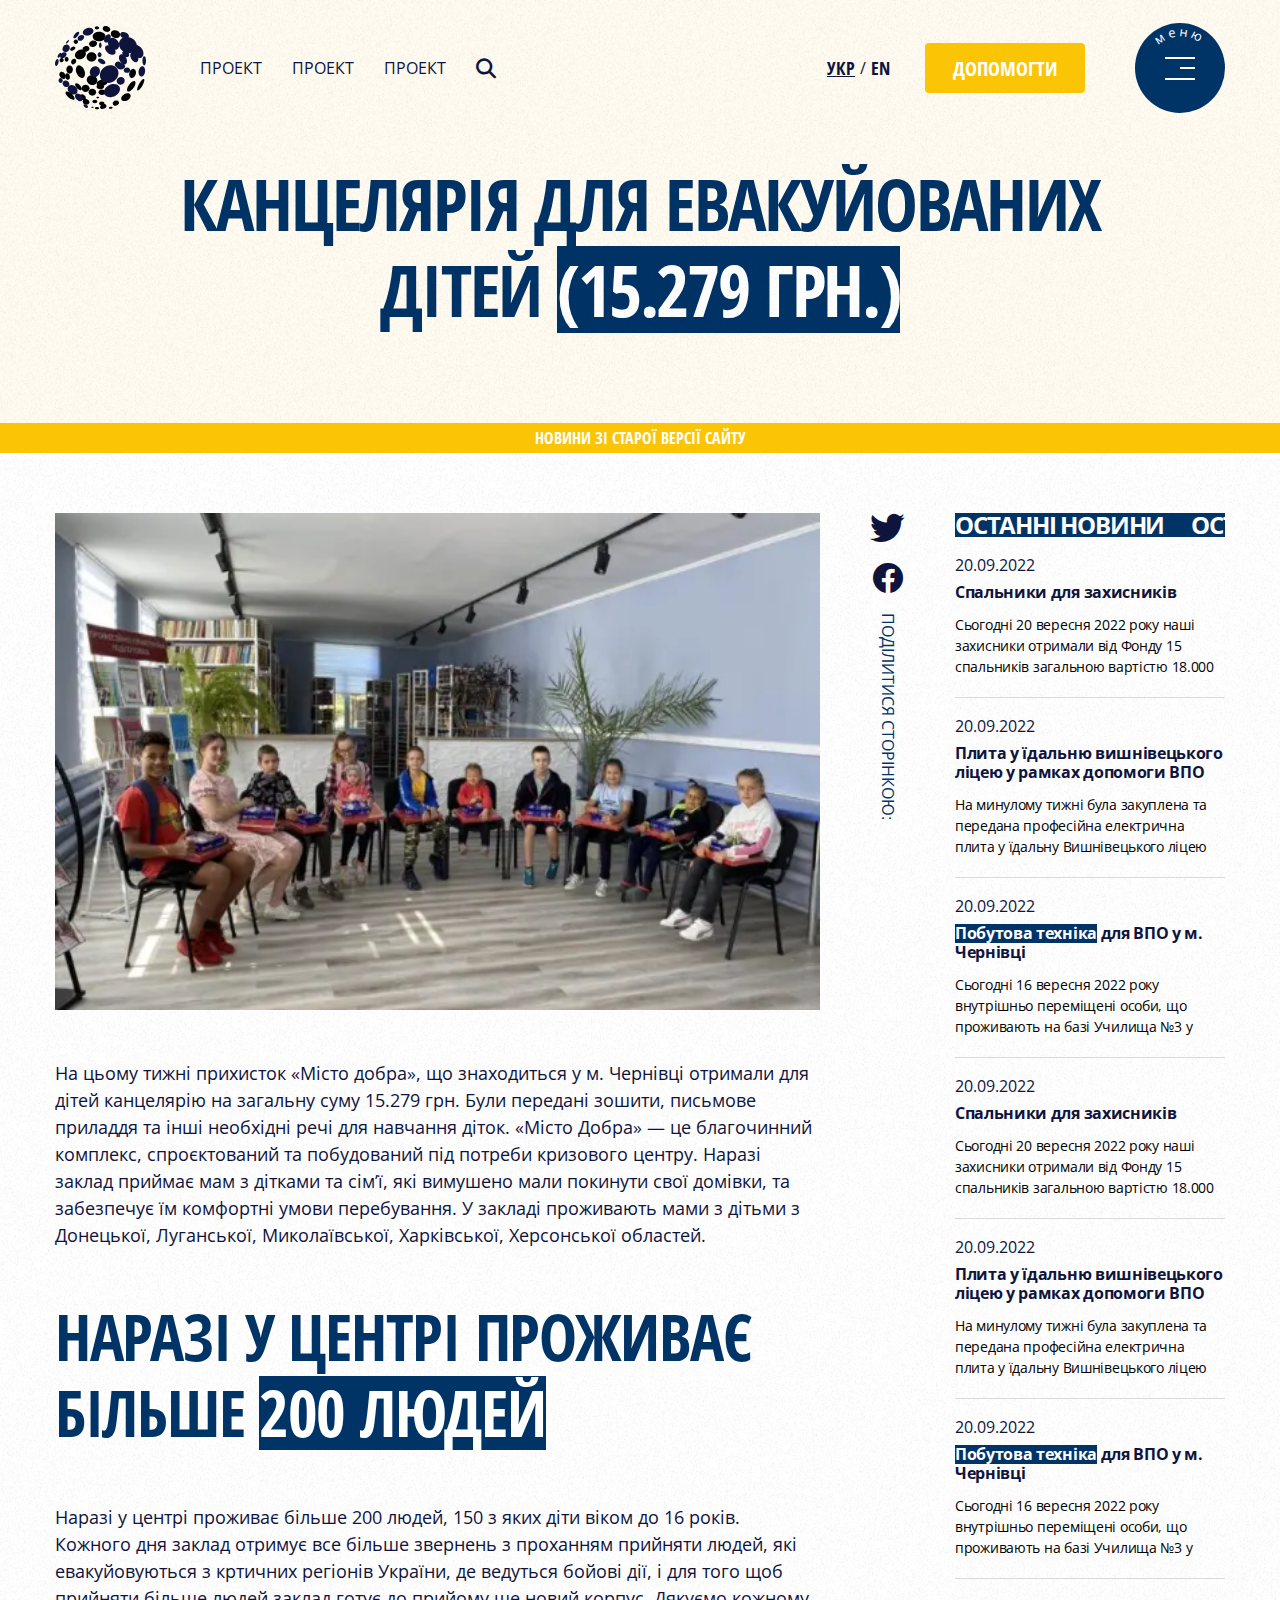
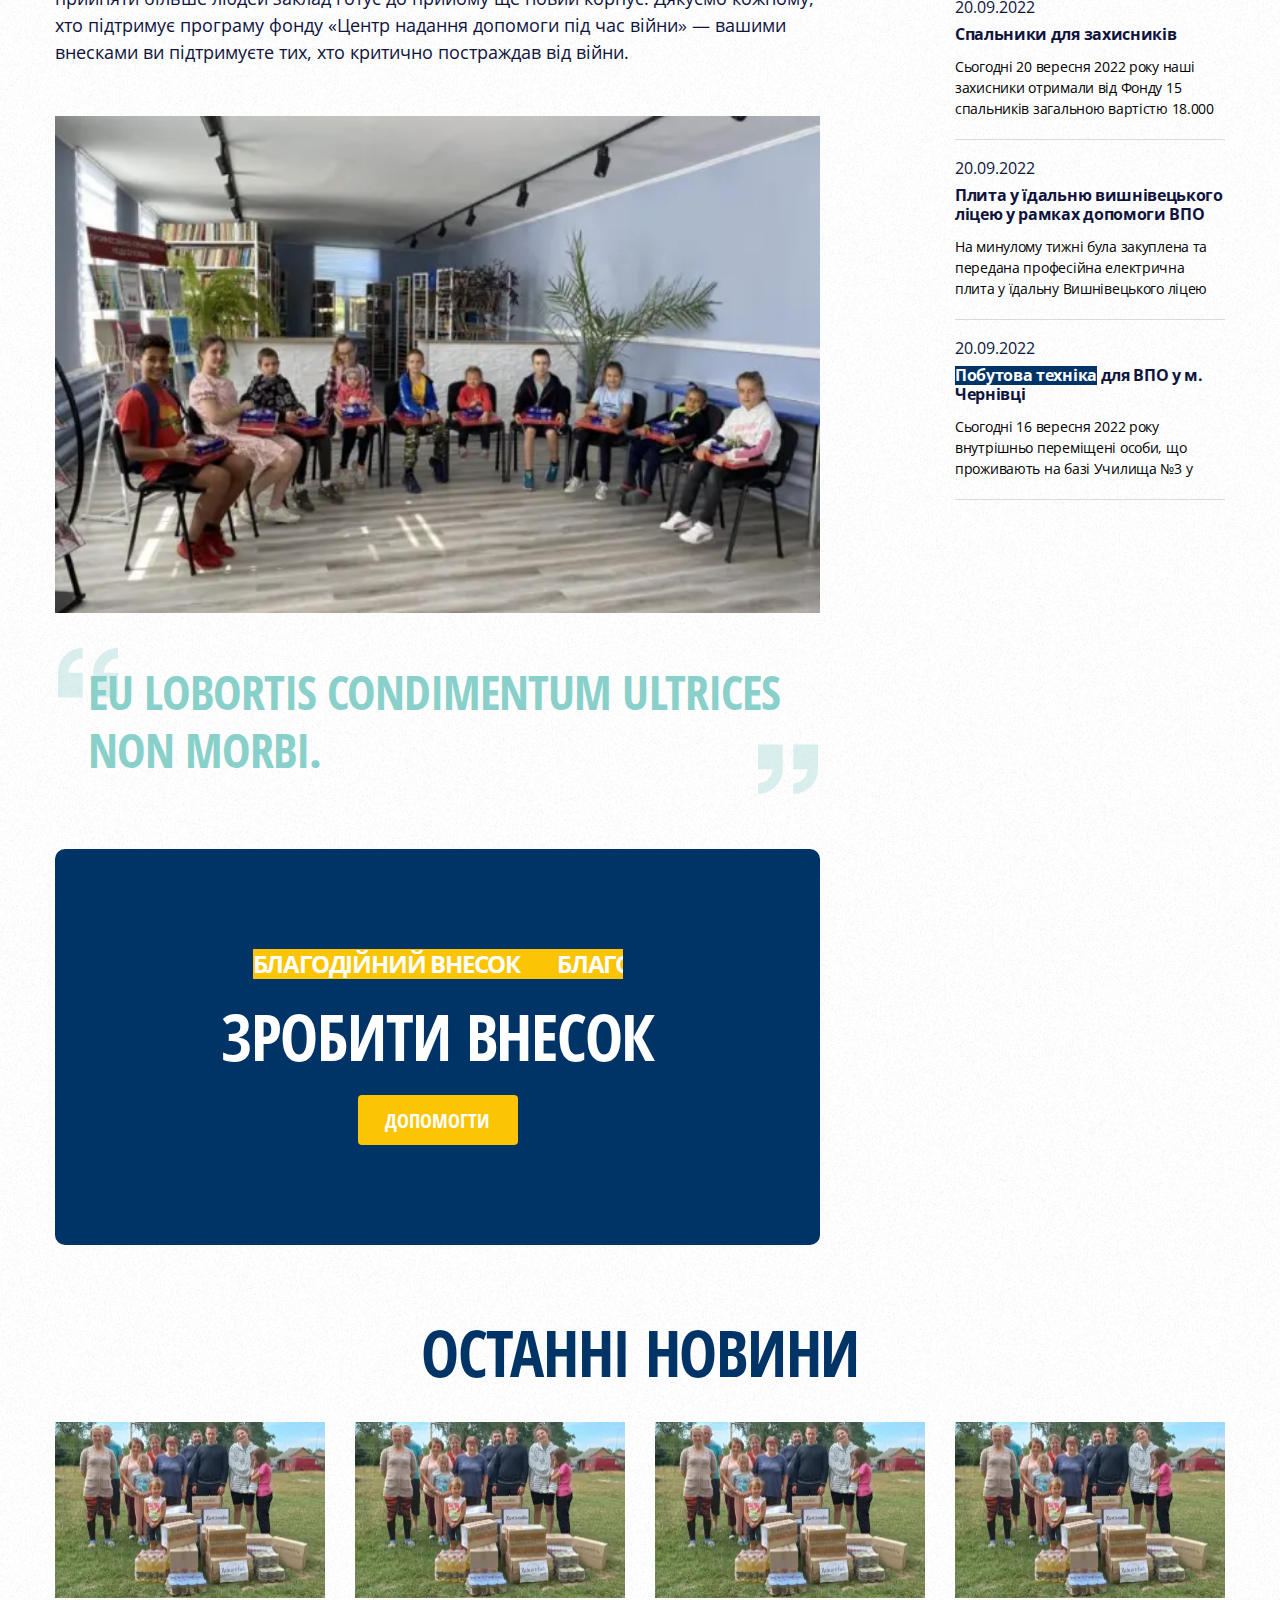
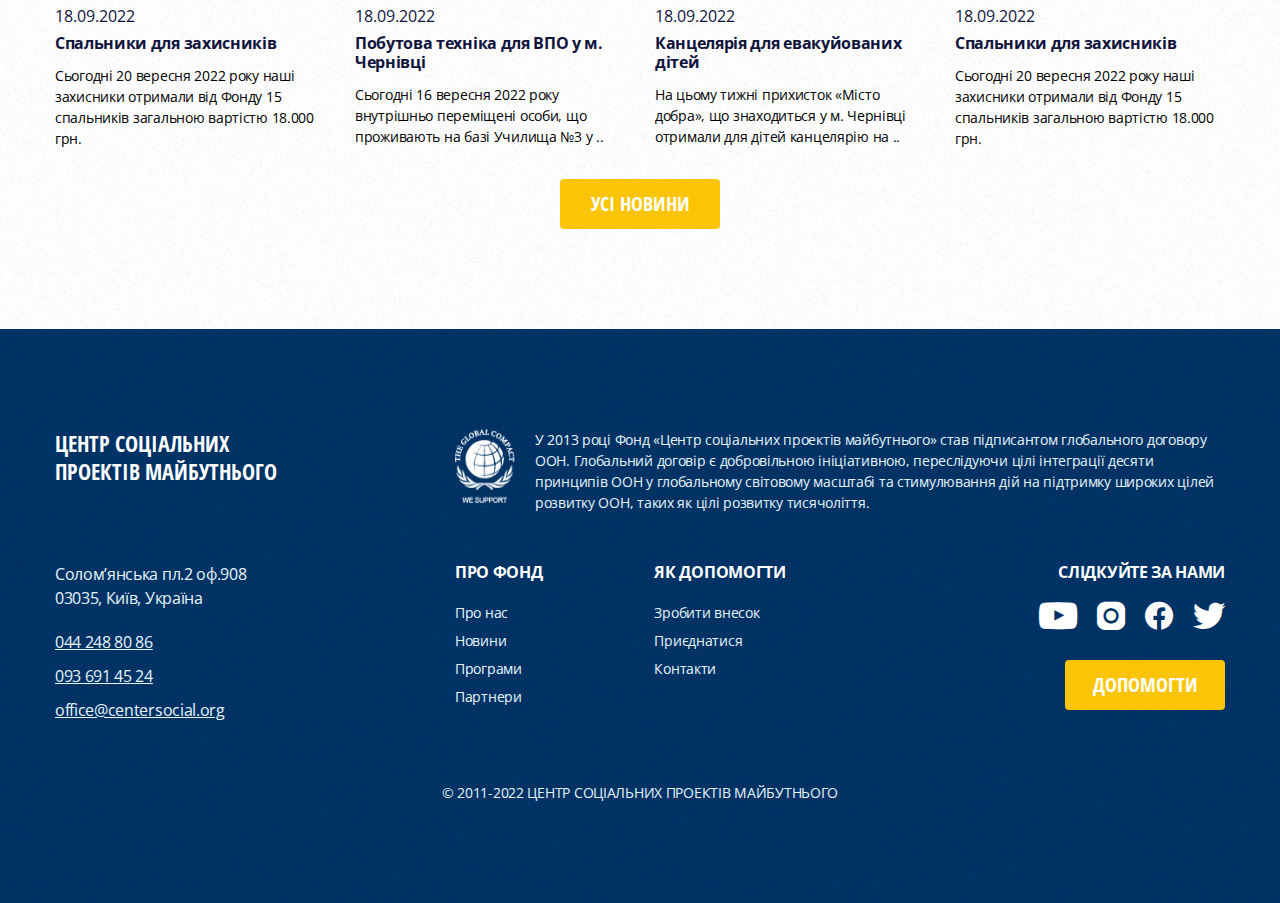
<file: new.html>
<!DOCTYPE html>
<html lang="ru">

<head>
	<title>Новинa</title>
	<meta charset="UTF-8">
	<meta name="format-detection" content="telephone=no">
	<!-- <style>body{opacity: 0;}</style> -->
	<link rel="stylesheet" href="css/style.min.css?_v=20221122122047">
	<!-- <meta name="robots" content="noindex, nofollow"> -->
	<meta name="viewport" content="width=device-width, initial-scale=1.0">
</head>

<body>
	<div class="wrapper">
		<header class="header">
			<div class="header__container">
				<div class="header__logo">
					<a class="header__logo-blue" href="#"><img src="img/icons/logo-blue.svg" alt="Логотип"></a>
					<a class="header__logo-white" href="#"><img src="img/icons/logo.svg" alt="Логотип"></a>
				</div>
				<div class="header__menu menu">
					<nav class="menu__body">
						<ul class="menu__list">
							<li class="menu__item"><a href="#" class="menu__link menu__link-b">Проект</a></li>
							<li class="menu__item"><a href="#" class="menu__link menu__link-b">Проект</a></li>
							<li class="menu__item"><a href="#" class="menu__link menu__link-b">Проект</a></li>
						</ul>
					</nav>
				</div>
				<div class="header__search saerch-header">
					<button type="button" class="saerch-header__button saerch-header__button-b _icon-search"></button>
					<form action="#" class="saerch-header__form">
						<div class="saerch-header__body">
							<div class="saerch-header__input">
								<input type="text" name="form[]" placeholder="Шукати" class="input">
							</div>
							<button type="submit" class="saerch-header__action _icon-arrow-down"></button>
						</div>
					</form>
				</div>
				<div class="header__lang lang-header">
					<a href="#" class="lang-header__item _active">укр</a>
					<span>/</span>
					<a href="#" class="lang-header__item">en</a>
				</div>
				<div class="header__actions actions-header">
					<a href="#" class="actions-header__button button button-head button-yellow"><span>Допомогти</span><span>Допомогти</span><span>Допомогти</span></a>
					<div class="actions-header__burger">
						<button type="button" class="menu__icon icon-menu"><span></span></button>
						<div class="actions-header__circle">
							<b><span>м</span></b>
							<b><span>е</span></b>
							<b><span>н</span></b>
							<b><span>ю</span></b>
						</div>
					</div>
					<div class="menu__content content-menu">
						<div class="content-menu__container">
							<ul class="content-menu__list">
								<li><a href="#" class="content-menu__item">Про нас</a></li>
								<li><a href="#" class="content-menu__item">Новини</a></li>
								<li><a href="#" class="content-menu__item">Програми</a></li>
								<li><a href="#" class="content-menu__item">Партнери</a></li>
								<li><a href="#" class="content-menu__item">Контакти</a></li>
							</ul>
						</div>
					</div>
				</div>
			</div>
		</header>
		<main class="page">
			<picture><source srcset="img/bgbody.webp" type="image/webp"><img class="page-bg" src="img/bgbody.png" alt=""></picture>
			<section class="new">
				<h1 class="new__title title title-b">
					<p>КАНЦЕЛЯРІЯ ДЛЯ ЕВАКУЙОВАНИХ ДІТЕЙ <span>(15.279 ГРН.)</span></p>
				</h1>
				<div class="news__line">Новини зі старої версії сайту</div>
				<div class="news">
					<div class="news__container">
						<div class="news__content news__content-g">
							<div class="news__body news__body-l">
								<div class="news__img">
									<picture><source srcset="img/news/01.webp" type="image/webp"><img src="img/news/01.jpg" alt=""></picture>
								</div>
								<div class="news__text">На цьому тижні прихисток «Місто добра», що знаходиться у м. Чернівці отримали для дітей канцелярію на загальну суму 15.279 грн.
									Були передані зошити, письмове приладдя та інші необхідні речі для навчання діток.
									«Місто Добра» — це благочинний комплекс, спроєктований та побудований під потреби кризового центру. Наразі заклад приймає мам з дітками та сім’ї, які вимушено мали покинути свої домівки, та забезпечує їм комфортні умови перебування. У закладі проживають мами з дітьми з Донецької, Луганської, Миколаївської, Харківської, Херсонської областей.</div>
								<div class="news__label">Наразі у центрі проживає більше <span>200 людей</span></div>
								<div class="news__text">Наразі у центрі проживає більше 200 людей, 150 з яких діти віком до 16 років.
									Кожного дня заклад отримує все більше звернень з проханням прийняти людей, які евакуйовуються з кртичних регіонів України, де ведуться бойові дії, і для того щоб прийняти більше людей заклад готує до прийому ще новий корпус.
									Дякуємо кожному, хто підтримує програму фонду «Центр надання допомоги під час війни» — вашими внесками ви підтримуєте тих, хто критично постраждав від війни.</div>
								<div class="news__img">
									<picture><source srcset="img/news/01.webp" type="image/webp"><img src="img/news/01.jpg" alt=""></picture>
								</div>
								<div class="news__quote">Eu lobortis condimentum ultrices non morbi.</div>
								<div class="news__deposit deposit-news">
									<div class="deposit-news__lead"><span>Благодійний внесок</span><span>Благодійний внесок</span><span>Благодійний внесок</span></div>
									<div class="deposit-news__label">Зробити внесок</div>
									<a href="#" class="deposit-news__button button button-yellow"><span>Допомогти</span><span>Допомогти</span><span>Допомогти</span></a>
								</div>
							</div>
							<div data-da=".news__container,992.98,first" class="news__social social-news">
								<a href="#" class="social-news__item _icon-twitter"></a>
								<a href="#" class="social-news__item _icon-facebook"></a>
								<a href="#" class="social-news__link">поділитися сторінкою:</a>
							</div>
							<div class="news__aside">
								<div class="news__aside-label"><span>Останні новини</span><span>Останні новини</span><span>Останні новини</span><span>Останні новини</span></div>
								<div class="news__item item-news">
									<div class="item-news__data block-news__date">20.09.2022</div>
									<a href="#" class="item-news__title block-news__title">Спальники для захисників</a>
									<div class="item-news__text block-news__text">Сьогодні 20 вересня 2022 року наші захисники
										отримали від Фонду 15 спальників загальною вартістю 18.000</div>
								</div>
								<div class="news__item item-news">
									<div class="item-news__data block-news__date">20.09.2022</div>
									<a href="#" class="item-news__title block-news__title">Плита у їдальню вишнівецького ліцею у
										рамках допомоги ВПО</a>
									<div class="item-news__text block-news__text">На минулому тижні була закуплена та передана
										професійна електрична плита у їдальну Вишнівецького ліцею </div>
								</div>
								<div class="news__item item-news">
									<div class="item-news__data block-news__date">20.09.2022</div>
									<a href="#" class="item-news__title block-news__title"><span>Побутова техніка</span> для ВПО
										у
										м. Чернівці</a>
									<div class="item-news__text block-news__text">Сьогодні 16 вересня 2022 року внутрішньо
										переміщені особи, що проживають на базі Училища №3 у</div>
								</div>
								<div class="news__item item-news">
									<div class="item-news__data block-news__date">20.09.2022</div>
									<a href="#" class="item-news__title block-news__title">Спальники для захисників</a>
									<div class="item-news__text block-news__text">Сьогодні 20 вересня 2022 року наші захисники
										отримали від Фонду 15 спальників загальною вартістю 18.000</div>
								</div>
								<div class="news__item item-news">
									<div class="item-news__data block-news__date">20.09.2022</div>
									<a href="#" class="item-news__title block-news__title">Плита у їдальню вишнівецького ліцею у
										рамках допомоги ВПО</a>
									<div class="item-news__text block-news__text">На минулому тижні була закуплена та передана
										професійна електрична плита у їдальну Вишнівецького ліцею </div>
								</div>
								<div class="news__item item-news">
									<div class="item-news__data block-news__date">20.09.2022</div>
									<a href="#" class="item-news__title block-news__title"><span>Побутова техніка</span> для ВПО
										у
										м. Чернівці</a>
									<div class="item-news__text block-news__text">Сьогодні 16 вересня 2022 року внутрішньо
										переміщені особи, що проживають на базі Училища №3 у</div>
								</div>
								<div class="news__item item-news">
									<div class="item-news__data block-news__date">20.09.2022</div>
									<a href="#" class="item-news__title block-news__title">Спальники для захисників</a>
									<div class="item-news__text block-news__text">Сьогодні 20 вересня 2022 року наші захисники
										отримали від Фонду 15 спальників загальною вартістю 18.000</div>
								</div>
								<div class="news__item item-news">
									<div class="item-news__data block-news__date">20.09.2022</div>
									<a href="#" class="item-news__title block-news__title">Плита у їдальню вишнівецького ліцею у
										рамках допомоги ВПО</a>
									<div class="item-news__text block-news__text">На минулому тижні була закуплена та передана
										професійна електрична плита у їдальну Вишнівецького ліцею </div>
								</div>
								<div class="news__item item-news">
									<div class="item-news__data block-news__date">20.09.2022</div>
									<a href="#" class="item-news__title block-news__title"><span>Побутова техніка</span> для ВПО
										у
										м. Чернівці</a>
									<div class="item-news__text block-news__text">Сьогодні 16 вересня 2022 року внутрішньо
										переміщені особи, що проживають на базі Училища №3 у</div>
								</div>
							</div>
						</div>
						<div class="news__last last-news">
							<div class="last-news__title">Останні новини</div>
							<div class="last-news__body">
								<div class="news__block block-news">
									<a href="#" class="block-news__img">
										<picture><source srcset="img/news/02.webp" type="image/webp"><img src="img/news/02.jpg" alt=""></picture>
									</a>
									<div class="block-news__date">18.09.2022</div>
									<a href="#" class="block-news__title">Спальники для захисників</a>
									<div class="block-news__text">Сьогодні 20 вересня 2022 року наші захисники отримали від Фонду 15 спальників загальною вартістю 18.000 грн.</div>
								</div>
								<div class="news__block block-news">
									<a href="#" class="block-news__img">
										<picture><source srcset="img/news/02.webp" type="image/webp"><img src="img/news/02.jpg" alt=""></picture>
									</a>
									<div class="block-news__date">18.09.2022</div>
									<a href="#" class="block-news__title">Побутова техніка для ВПО у м. Чернівці</a>
									<div class="block-news__text">Сьогодні 16 вересня 2022 року внутрішньо переміщені особи, що проживають на базі Училища №3 у ..</div>
								</div>
								<div class="news__block block-news">
									<a href="#" class="block-news__img">
										<picture><source srcset="img/news/02.webp" type="image/webp"><img src="img/news/02.jpg" alt=""></picture>
									</a>
									<div class="block-news__date">18.09.2022</div>
									<a href="#" class="block-news__title">Канцелярія для евакуйованих дітей</a>
									<div class="block-news__text">На цьому тижні прихисток «Місто добра», що знаходиться у м. Чернівці отримали для дітей канцелярію на ..</div>
								</div>
								<div class="news__block block-news">
									<a href="#" class="block-news__img">
										<picture><source srcset="img/news/02.webp" type="image/webp"><img src="img/news/02.jpg" alt=""></picture>
									</a>
									<div class="block-news__date">18.09.2022</div>
									<a href="#" class="block-news__title">Спальники для захисників</a>
									<div class="block-news__text">Сьогодні 20 вересня 2022 року наші захисники отримали від Фонду 15 спальників загальною вартістю 18.000 грн.</div>
								</div>
							</div>
							<a href="#" class="last-news__button button button-yellow"><span>Усі новини</span><span>Усі новини</span><span>Усі новини</span></a>
						</div>
					</div>
				</div>
			</section>
		</main>
		<footer class="footer">
			<picture><source srcset="img/bgbody.webp" type="image/webp"><img class="footer-bg" src="img/bgbody.png" alt=""></picture>
			<div class="footer__container">
				<div class="footer__body">
					<div class="footer__column">
						<div class="footer__lead">ЦЕНТР СОЦІАЛЬНИХ ПРОЕКТІВ МАЙБУТНЬОГО</div>
						<div class="footer__date">
							<div class="footer__item">Солом’янська пл.2 оф.908
								03035, Київ, Україна
							</div>
							<div class="footer__items">
								<a href="tel:0442488086" class="footer__item footer__item-d">044 248 80 86</a>
								<a href="tel:0936914524" class="footer__item footer__item-d">093 691 45 24</a>
								<a href="email:office@centersocial.org" class="footer__item footer__item-d">office@centersocial.org</a>
							</div>
						</div>
					</div>
					<div class="footer__column">
						<div class="footer__text">
							<img src="img/icons/logo-footer.svg" alt="">
							<p>У 2013 році Фонд «Центр соціальних проектів майбутнього» став підписантом глобального договору ООН. Глобальний договір є добровільною ініціативною, переслідуючи цілі інтеграції десяти принципів ООН у глобальному світовому масштабі та стимулювання дій на підтримку широких цілей розвитку ООН, таких як цілі розвитку тисячоліття.</p>
						</div>
						<div class="footer__row">
							<div class="footer__menu">
								<div class="footer__block">
									<div class="footer__label">Про фонд</div>
									<ul class="footer__list">
										<li><a href="#" class="footer__link">Про нас</a></li>
										<li><a href="#" class="footer__link">Новини</a></li>
										<li><a href="#" class="footer__link">Програми</a></li>
										<li><a href="#" class="footer__link">Партнери</a></li>
									</ul>
								</div>
								<div class="footer__block">
									<div class="footer__label">ЯК ДОПОМОГТИ</div>
									<ul class="footer__list">
										<li><a href="#" class="footer__link">Зробити внесок</a></li>
										<li><a href="#" class="footer__link">Приєднатися</a></li>
										<li><a href="#" class="footer__link">Контакти</a></li>
									</ul>
								</div>
							</div>
							<div class="footer__social social-footer">
								<div class="social-footer__label">Слідкуйте за нами</div>
								<div class="social-footer__items">
									<a href="#" class="social-footer__item _icon-youtube"></a>
									<a href="#" class="social-footer__item _icon-instagram"></a>
									<a href="#" class="social-footer__item _icon-facebook"></a>
									<a href="#" class="social-footer__item _icon-twitter"></a>
								</div>
								<a href="#" class="social-footer__button button button-yellow"><span>Допомогти</span><span>Допомогти</span><span>Допомогти</span></a>
							</div>
						</div>
					</div>
				</div>
				<div class="footer__copy">© 2011-2022 ЦЕНТР СОЦІАЛЬНИХ ПРОЕКТІВ МАЙБУТНЬОГО</div>
			</div>
		</footer>
	</div>
	<script src="js/app.min.js?_v=20221122122047"></script>
</body>

</html>
</file>
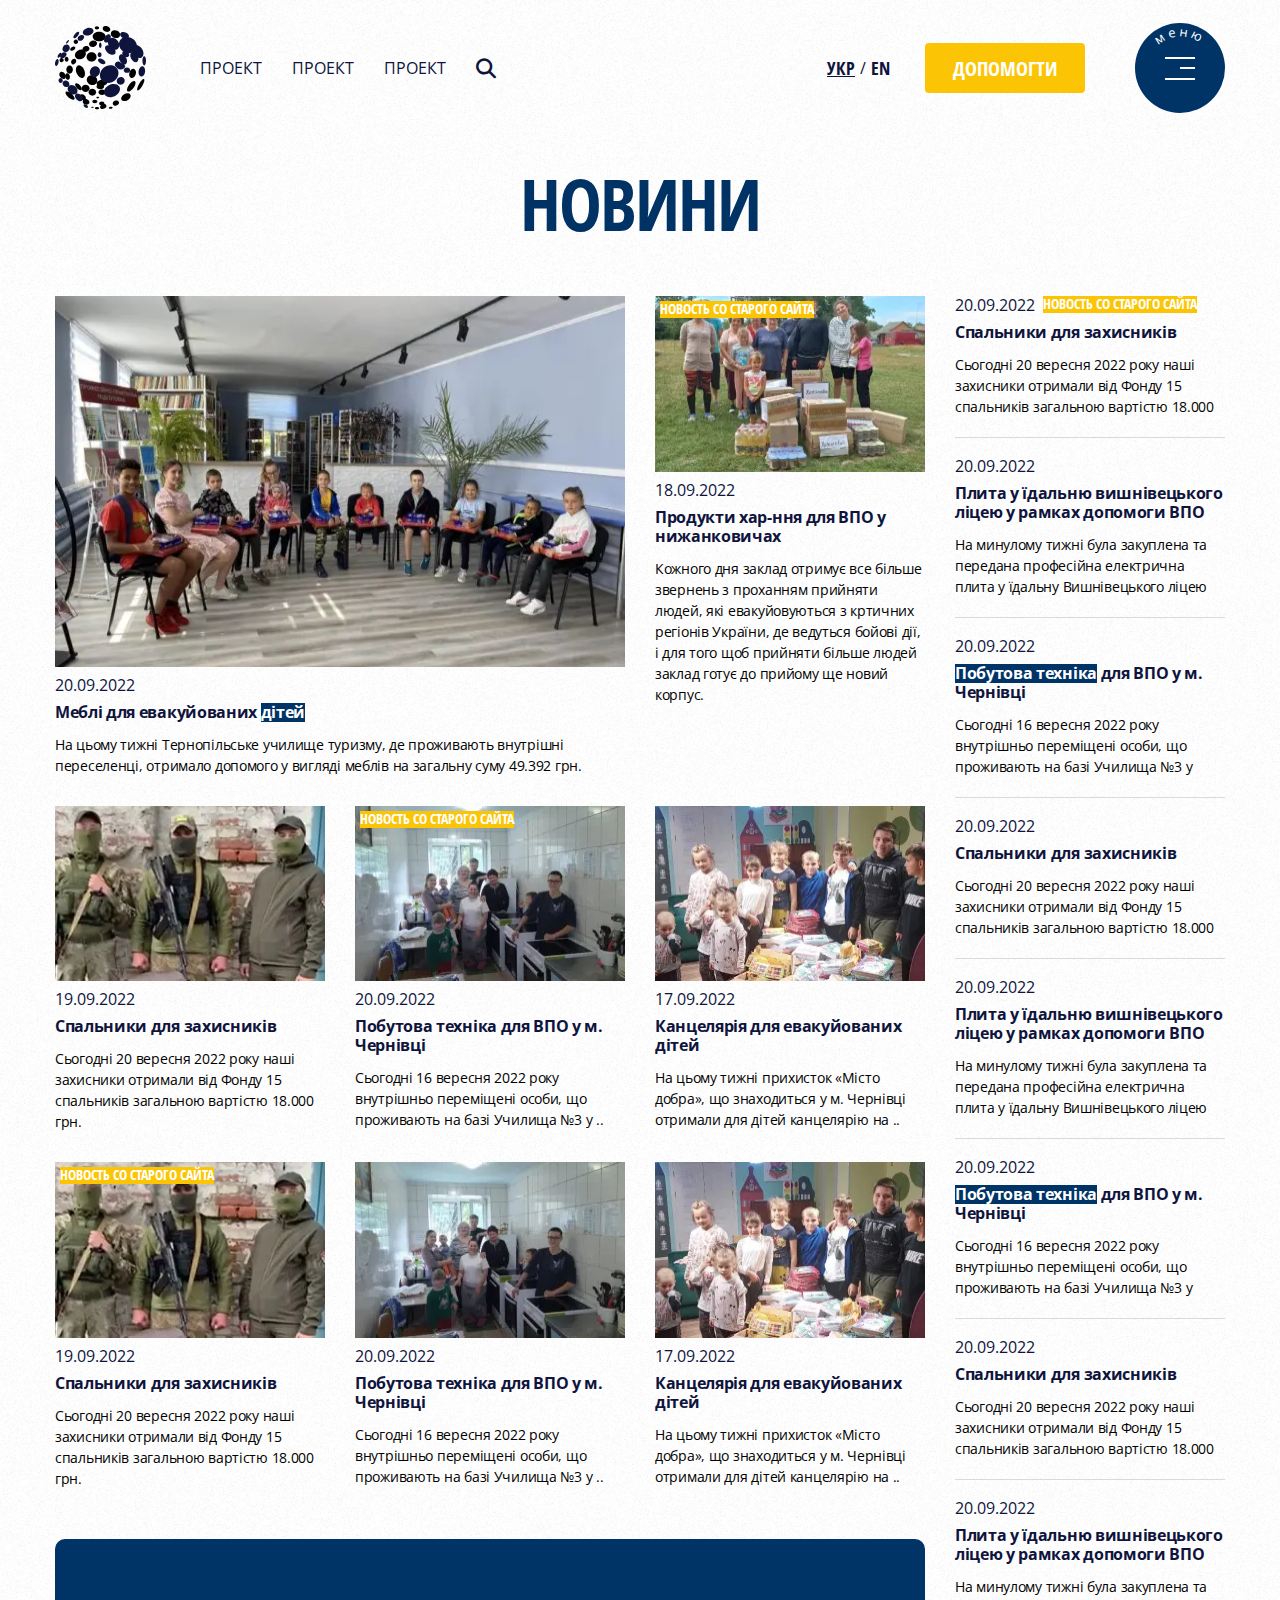
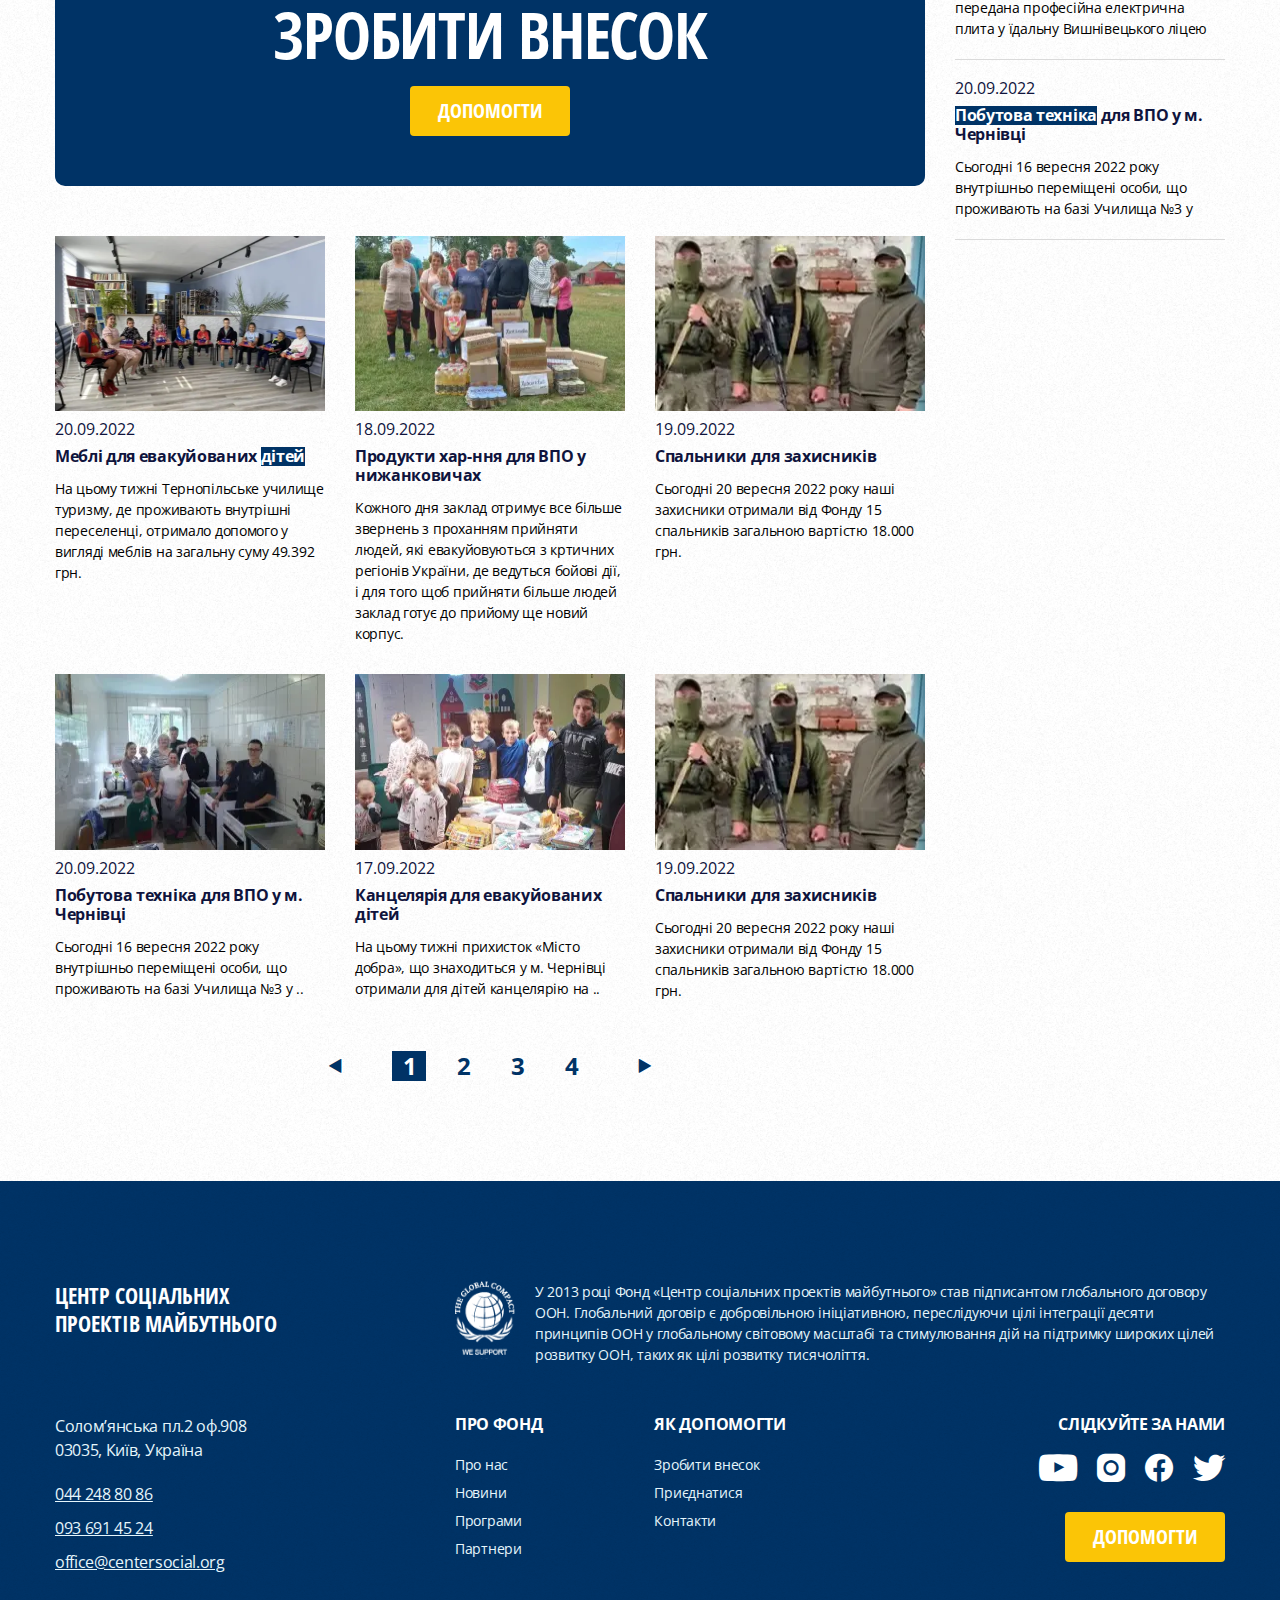
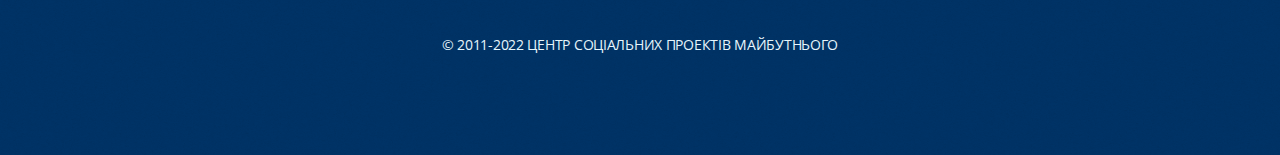
<file: news.html>
<!DOCTYPE html>
<html lang="ru">

<head>
	<title>Новини</title>
	<meta charset="UTF-8">
	<meta name="format-detection" content="telephone=no">
	<!-- <style>body{opacity: 0;}</style> -->
	<link rel="stylesheet" href="css/style.min.css?_v=20221122122047">
	<!-- <meta name="robots" content="noindex, nofollow"> -->
	<meta name="viewport" content="width=device-width, initial-scale=1.0">
</head>

<body>
	<div class="wrapper">
		<header class="header">
			<div class="header__container">
				<div class="header__logo">
					<a class="header__logo-blue" href="#"><img src="img/icons/logo-blue.svg" alt="Логотип"></a>
					<a class="header__logo-white" href="#"><img src="img/icons/logo.svg" alt="Логотип"></a>
				</div>
				<div class="header__menu menu">
					<nav class="menu__body">
						<ul class="menu__list">
							<li class="menu__item"><a href="#" class="menu__link menu__link-b">Проект</a></li>
							<li class="menu__item"><a href="#" class="menu__link menu__link-b">Проект</a></li>
							<li class="menu__item"><a href="#" class="menu__link menu__link-b">Проект</a></li>
						</ul>
					</nav>
				</div>
				<div class="header__search saerch-header">
					<button type="button" class="saerch-header__button saerch-header__button-b _icon-search"></button>
					<form action="#" class="saerch-header__form">
						<div class="saerch-header__body">
							<div class="saerch-header__input">
								<input type="text" name="form[]" placeholder="Шукати" class="input">
							</div>
							<button type="submit" class="saerch-header__action _icon-arrow-down"></button>
						</div>
					</form>
				</div>
				<div class="header__lang lang-header">
					<a href="#" class="lang-header__item _active">укр</a>
					<span>/</span>
					<a href="#" class="lang-header__item">en</a>
				</div>
				<div class="header__actions actions-header">
					<a href="#" class="actions-header__button button button-head button-yellow"><span>Допомогти</span><span>Допомогти</span><span>Допомогти</span></a>
					<div class="actions-header__burger">
						<button type="button" class="menu__icon icon-menu"><span></span></button>
						<div class="actions-header__circle">
							<b><span>м</span></b>
							<b><span>е</span></b>
							<b><span>н</span></b>
							<b><span>ю</span></b>
						</div>
					</div>
					<div class="menu__content content-menu">
						<div class="content-menu__container">
							<ul class="content-menu__list">
								<li><a href="#" class="content-menu__item">Про нас</a></li>
								<li><a href="#" class="content-menu__item">Новини</a></li>
								<li><a href="#" class="content-menu__item">Програми</a></li>
								<li><a href="#" class="content-menu__item">Партнери</a></li>
								<li><a href="#" class="content-menu__item">Контакти</a></li>
							</ul>
						</div>
					</div>
				</div>
			</div>
		</header>
		<main class="page">
			<picture><source srcset="img/bgbody.webp" type="image/webp"><img class="page-bg" src="img/bgbody.png" alt=""></picture>
			<div class="date">
				<div class="date__title title title-b">Новини</div>
				<section class="news">
					<div class="news__container">
						<div class="news__content">
							<div class="news__body news__body-l">
								<div class="news__inner">
									<div class="news__block block-news block-news-big">
										<a href="#" class="block-news__img">
											<picture><source srcset="img/news/01.webp" type="image/webp"><img src="img/news/01.jpg" alt=""></picture>
										</a>
										<div class="block-news__date">20.09.2022</div>
										<a href="#" class="block-news__title">Меблі для евакуйованих <span>дітей</span></a>
										<div class="block-news__text">На цьому тижні Тернопільське училище туризму, де проживають
											внутрішні переселенці, отримало допомого у вигляді меблів на загальну суму 49.392 грн.
										</div>
									</div>
									<div class="news__block block-news">
										<a href="#" class="block-news__img">
											<picture><source srcset="img/news/02.webp" type="image/webp"><img src="img/news/02.jpg" alt=""></picture>
											<div class="block-news__img-label">Новость со старого сайта</div>
										</a>
										<div class="block-news__date">18.09.2022</div>
										<a href="#" class="block-news__title">Продукти хар-ння для ВПО у нижанковичах</a>
										<div class="block-news__text">Кожного дня заклад отримує все більше звернень з проханням
											прийняти людей, які евакуйовуються з кртичних регіонів України, де ведуться бойові дії,
											і
											для
											того щоб прийняти більше людей заклад готує до прийому ще новий корпус.</div>
									</div>
									<div class="news__block block-news">
										<a href="#" class="block-news__img">
											<picture><source srcset="img/news/03.webp" type="image/webp"><img src="img/news/03.jpg" alt=""></picture>
										</a>
										<div class="block-news__date">19.09.2022</div>
										<a href="#" class="block-news__title">Спальники для захисників</a>
										<div class="block-news__text">Сьогодні 20 вересня 2022 року наші захисники отримали від
											Фонду
											15
											спальників загальною вартістю 18.000 грн.</div>
									</div>
									<div class="news__block block-news">
										<a href="#" class="block-news__img">
											<picture><source srcset="img/news/04.webp" type="image/webp"><img src="img/news/04.jpg" alt=""></picture>
											<div class="block-news__img-label">Новость со старого сайта</div>
										</a>
										<div class="block-news__date">20.09.2022</div>
										<a href="#" class="block-news__title">Побутова техніка для ВПО у м. Чернівці</a>
										<div class="block-news__text">Сьогодні 16 вересня 2022 року внутрішньо переміщені особи,
											що
											проживають на базі Училища №3 у ..</div>
									</div>
									<div class="news__block block-news">
										<a href="#" class="block-news__img">
											<picture><source srcset="img/news/05.webp" type="image/webp"><img src="img/news/05.jpg" alt=""></picture>
										</a>
										<div class="block-news__date">17.09.2022</div>
										<a href="#" class="block-news__title">Канцелярія для евакуйованих дітей</a>
										<div class="block-news__text">На цьому тижні прихисток «Місто добра», що знаходиться у м.
											Чернівці отримали для дітей канцелярію на ..</div>
									</div>
									<div class="news__block block-news">
										<a href="#" class="block-news__img">
											<picture><source srcset="img/news/03.webp" type="image/webp"><img src="img/news/03.jpg" alt=""></picture>
											<div class="block-news__img-label">Новость со старого сайта</div>
										</a>
										<div class="block-news__date">19.09.2022</div>
										<a href="#" class="block-news__title">Спальники для захисників</a>
										<div class="block-news__text">Сьогодні 20 вересня 2022 року наші захисники отримали від
											Фонду
											15
											спальників загальною вартістю 18.000 грн.</div>
									</div>
									<div class="news__block block-news">
										<a href="#" class="block-news__img">
											<picture><source srcset="img/news/04.webp" type="image/webp"><img src="img/news/04.jpg" alt=""></picture>
										</a>
										<div class="block-news__date">20.09.2022</div>
										<a href="#" class="block-news__title">Побутова техніка для ВПО у м. Чернівці</a>
										<div class="block-news__text">Сьогодні 16 вересня 2022 року внутрішньо переміщені особи,
											що
											проживають на базі Училища №3 у ..</div>
									</div>
									<div class="news__block block-news">
										<a href="#" class="block-news__img">
											<picture><source srcset="img/news/05.webp" type="image/webp"><img src="img/news/05.jpg" alt=""></picture>
										</a>
										<div class="block-news__date">17.09.2022</div>
										<a href="#" class="block-news__title">Канцелярія для евакуйованих дітей</a>
										<div class="block-news__text">На цьому тижні прихисток «Місто добра», що знаходиться у м.
											Чернівці отримали для дітей канцелярію на ..</div>
									</div>
								</div>
								<div class="contribute contribute-m">
									<div class="contribute__body">
										<div class="contribute__title">Зробити внесок</div>
										<a href="#" class="contribute__button button button-yellow"><span>Допомогти</span><span>Допомогти</span><span>Допомогти</span></a>
									</div>
								</div>
								<div class="news__inner">
									<div class="news__block block-news">
										<a href="#" class="block-news__img">
											<picture><source srcset="img/news/01.webp" type="image/webp"><img src="img/news/01.jpg" alt=""></picture>
										</a>
										<div class="block-news__date">20.09.2022</div>
										<a href="#" class="block-news__title">Меблі для евакуйованих <span>дітей</span></a>
										<div class="block-news__text">На цьому тижні Тернопільське училище туризму, де проживають
											внутрішні переселенці, отримало допомого у вигляді меблів на загальну суму 49.392 грн.
										</div>
									</div>
									<div class="news__block block-news">
										<a href="#" class="block-news__img">
											<picture><source srcset="img/news/02.webp" type="image/webp"><img src="img/news/02.jpg" alt=""></picture>
										</a>
										<div class="block-news__date">18.09.2022</div>
										<a href="#" class="block-news__title">Продукти хар-ння для ВПО у нижанковичах</a>
										<div class="block-news__text">Кожного дня заклад отримує все більше звернень з проханням
											прийняти людей, які евакуйовуються з кртичних регіонів України, де ведуться бойові дії,
											і
											для
											того щоб прийняти більше людей заклад готує до прийому ще новий корпус.</div>
									</div>
									<div class="news__block block-news">
										<a href="#" class="block-news__img">
											<picture><source srcset="img/news/03.webp" type="image/webp"><img src="img/news/03.jpg" alt=""></picture>
										</a>
										<div class="block-news__date">19.09.2022</div>
										<a href="#" class="block-news__title">Спальники для захисників</a>
										<div class="block-news__text">Сьогодні 20 вересня 2022 року наші захисники отримали від
											Фонду
											15
											спальників загальною вартістю 18.000 грн.</div>
									</div>
									<div class="news__block block-news">
										<a href="#" class="block-news__img">
											<picture><source srcset="img/news/04.webp" type="image/webp"><img src="img/news/04.jpg" alt=""></picture>
										</a>
										<div class="block-news__date">20.09.2022</div>
										<a href="#" class="block-news__title">Побутова техніка для ВПО у м. Чернівці</a>
										<div class="block-news__text">Сьогодні 16 вересня 2022 року внутрішньо переміщені особи,
											що
											проживають на базі Училища №3 у ..</div>
									</div>
									<div class="news__block block-news">
										<a href="#" class="block-news__img">
											<picture><source srcset="img/news/05.webp" type="image/webp"><img src="img/news/05.jpg" alt=""></picture>
										</a>
										<div class="block-news__date">17.09.2022</div>
										<a href="#" class="block-news__title">Канцелярія для евакуйованих дітей</a>
										<div class="block-news__text">На цьому тижні прихисток «Місто добра», що знаходиться у м.
											Чернівці отримали для дітей канцелярію на ..</div>
									</div>
									<div class="news__block block-news">
										<a href="#" class="block-news__img">
											<picture><source srcset="img/news/03.webp" type="image/webp"><img src="img/news/03.jpg" alt=""></picture>
										</a>
										<div class="block-news__date">19.09.2022</div>
										<a href="#" class="block-news__title">Спальники для захисників</a>
										<div class="block-news__text">Сьогодні 20 вересня 2022 року наші захисники отримали від
											Фонду
											15
											спальників загальною вартістю 18.000 грн.</div>
									</div>
								</div>
								<div class="pagging">
									<a href="" class="pagging__arrow pagging__arrow-left _icon-arrow-left  "></a>
									<ul class="pagging__list">
										<li>
											<a href="" class="pagging__item _active">1</a>
										</li>
										<li>
											<a href="" class="pagging__item">2</a>
										</li>
										<li>
											<a href="" class="pagging__item">3</a>
										</li>
										<li>
											<a href="" class="pagging__item">4</a>
										</li>
									</ul>
									<a href="#" class="pagging__arrow pagging__arrow-right _icon-arrow-right"></a>
								</div>
							</div>
							<div class="news__aside">
								<div class="news__item item-news">
									<div class="item-news__data block-news__date">20.09.2022 <span class="block-news__date-label">Новость со старого сайта</span></div>
									<a href="#" class="item-news__title block-news__title">Спальники для захисників</a>
									<div class="item-news__text block-news__text">Сьогодні 20 вересня 2022 року наші захисники
										отримали від Фонду 15 спальників загальною вартістю 18.000</div>
								</div>
								<div class="news__item item-news">
									<div class="item-news__data block-news__date">20.09.2022</div>
									<a href="#" class="item-news__title block-news__title">Плита у їдальню вишнівецького ліцею у
										рамках допомоги ВПО</a>
									<div class="item-news__text block-news__text">На минулому тижні була закуплена та передана
										професійна електрична плита у їдальну Вишнівецького ліцею </div>
								</div>
								<div class="news__item item-news">
									<div class="item-news__data block-news__date">20.09.2022</div>
									<a href="#" class="item-news__title block-news__title"><span>Побутова техніка</span> для ВПО
										у
										м. Чернівці</a>
									<div class="item-news__text block-news__text">Сьогодні 16 вересня 2022 року внутрішньо
										переміщені особи, що проживають на базі Училища №3 у</div>
								</div>
								<div class="news__item item-news">
									<div class="item-news__data block-news__date">20.09.2022</div>
									<a href="#" class="item-news__title block-news__title">Спальники для захисників</a>
									<div class="item-news__text block-news__text">Сьогодні 20 вересня 2022 року наші захисники
										отримали від Фонду 15 спальників загальною вартістю 18.000</div>
								</div>
								<div class="news__item item-news">
									<div class="item-news__data block-news__date">20.09.2022</div>
									<a href="#" class="item-news__title block-news__title">Плита у їдальню вишнівецького ліцею у
										рамках допомоги ВПО</a>
									<div class="item-news__text block-news__text">На минулому тижні була закуплена та передана
										професійна електрична плита у їдальну Вишнівецького ліцею </div>
								</div>
								<div class="news__item item-news">
									<div class="item-news__data block-news__date">20.09.2022</div>
									<a href="#" class="item-news__title block-news__title"><span>Побутова техніка</span> для ВПО
										у
										м. Чернівці</a>
									<div class="item-news__text block-news__text">Сьогодні 16 вересня 2022 року внутрішньо
										переміщені особи, що проживають на базі Училища №3 у</div>
								</div>
								<div class="news__item item-news">
									<div class="item-news__data block-news__date">20.09.2022</div>
									<a href="#" class="item-news__title block-news__title">Спальники для захисників</a>
									<div class="item-news__text block-news__text">Сьогодні 20 вересня 2022 року наші захисники
										отримали від Фонду 15 спальників загальною вартістю 18.000</div>
								</div>
								<div class="news__item item-news">
									<div class="item-news__data block-news__date">20.09.2022</div>
									<a href="#" class="item-news__title block-news__title">Плита у їдальню вишнівецького ліцею у
										рамках допомоги ВПО</a>
									<div class="item-news__text block-news__text">На минулому тижні була закуплена та передана
										професійна електрична плита у їдальну Вишнівецького ліцею </div>
								</div>
								<div class="news__item item-news">
									<div class="item-news__data block-news__date">20.09.2022</div>
									<a href="#" class="item-news__title block-news__title"><span>Побутова техніка</span> для ВПО
										у
										м. Чернівці</a>
									<div class="item-news__text block-news__text">Сьогодні 16 вересня 2022 року внутрішньо
										переміщені особи, що проживають на базі Училища №3 у</div>
								</div>
							</div>
						</div>
					</div>
				</section>
			</div>
		</main>
		<footer class="footer">
			<picture><source srcset="img/bgbody.webp" type="image/webp"><img class="footer-bg" src="img/bgbody.png" alt=""></picture>
			<div class="footer__container">
				<div class="footer__body">
					<div class="footer__column">
						<div class="footer__lead">ЦЕНТР СОЦІАЛЬНИХ ПРОЕКТІВ МАЙБУТНЬОГО</div>
						<div class="footer__date">
							<div class="footer__item">Солом’янська пл.2 оф.908
								03035, Київ, Україна
							</div>
							<div class="footer__items">
								<a href="tel:0442488086" class="footer__item footer__item-d">044 248 80 86</a>
								<a href="tel:0936914524" class="footer__item footer__item-d">093 691 45 24</a>
								<a href="email:office@centersocial.org" class="footer__item footer__item-d">office@centersocial.org</a>
							</div>
						</div>
					</div>
					<div class="footer__column">
						<div class="footer__text">
							<img src="img/icons/logo-footer.svg" alt="">
							<p>У 2013 році Фонд «Центр соціальних проектів майбутнього» став підписантом глобального договору ООН. Глобальний договір є добровільною ініціативною, переслідуючи цілі інтеграції десяти принципів ООН у глобальному світовому масштабі та стимулювання дій на підтримку широких цілей розвитку ООН, таких як цілі розвитку тисячоліття.</p>
						</div>
						<div class="footer__row">
							<div class="footer__menu">
								<div class="footer__block">
									<div class="footer__label">Про фонд</div>
									<ul class="footer__list">
										<li><a href="#" class="footer__link">Про нас</a></li>
										<li><a href="#" class="footer__link">Новини</a></li>
										<li><a href="#" class="footer__link">Програми</a></li>
										<li><a href="#" class="footer__link">Партнери</a></li>
									</ul>
								</div>
								<div class="footer__block">
									<div class="footer__label">ЯК ДОПОМОГТИ</div>
									<ul class="footer__list">
										<li><a href="#" class="footer__link">Зробити внесок</a></li>
										<li><a href="#" class="footer__link">Приєднатися</a></li>
										<li><a href="#" class="footer__link">Контакти</a></li>
									</ul>
								</div>
							</div>
							<div class="footer__social social-footer">
								<div class="social-footer__label">Слідкуйте за нами</div>
								<div class="social-footer__items">
									<a href="#" class="social-footer__item _icon-youtube"></a>
									<a href="#" class="social-footer__item _icon-instagram"></a>
									<a href="#" class="social-footer__item _icon-facebook"></a>
									<a href="#" class="social-footer__item _icon-twitter"></a>
								</div>
								<a href="#" class="social-footer__button button button-yellow"><span>Допомогти</span><span>Допомогти</span><span>Допомогти</span></a>
							</div>
						</div>
					</div>
				</div>
				<div class="footer__copy">© 2011-2022 ЦЕНТР СОЦІАЛЬНИХ ПРОЕКТІВ МАЙБУТНЬОГО</div>
			</div>
		</footer>
	</div>
	<script src="js/app.min.js?_v=20221122122047"></script>
</body>

</html>
</file>
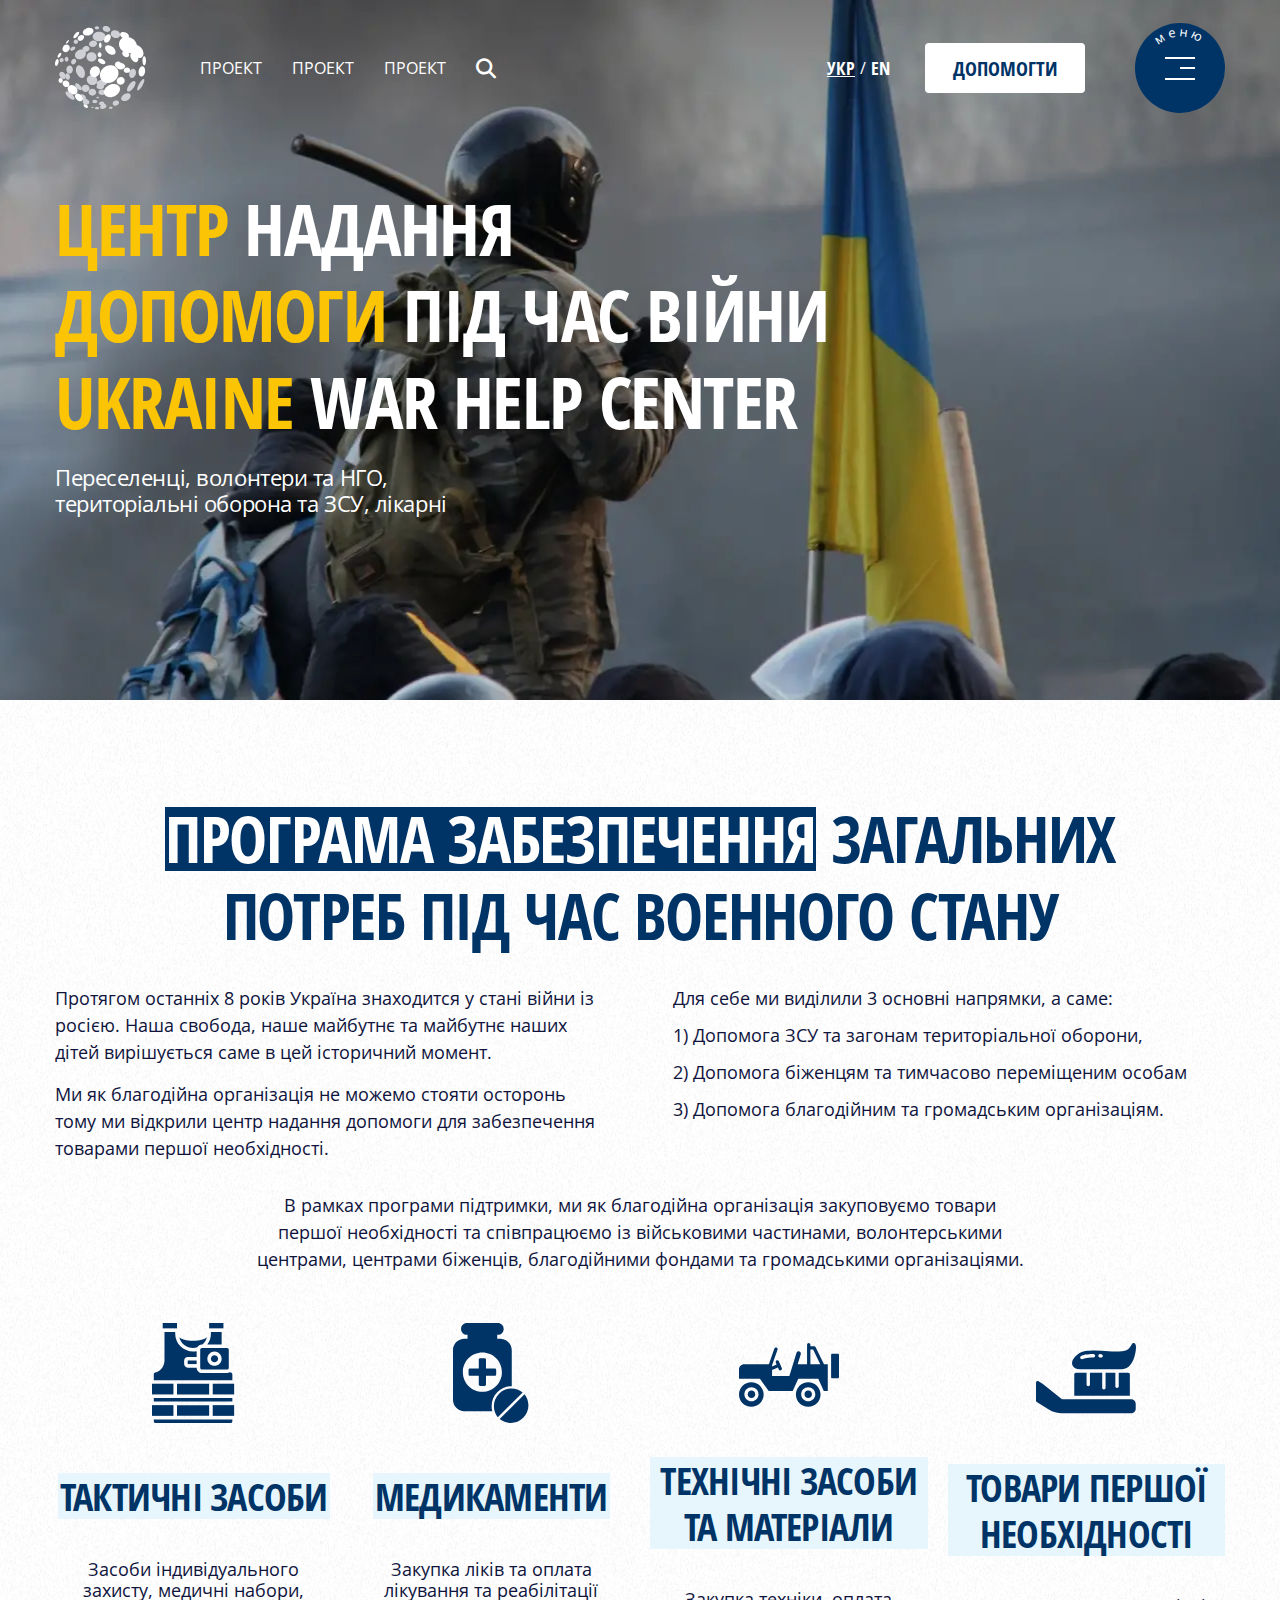
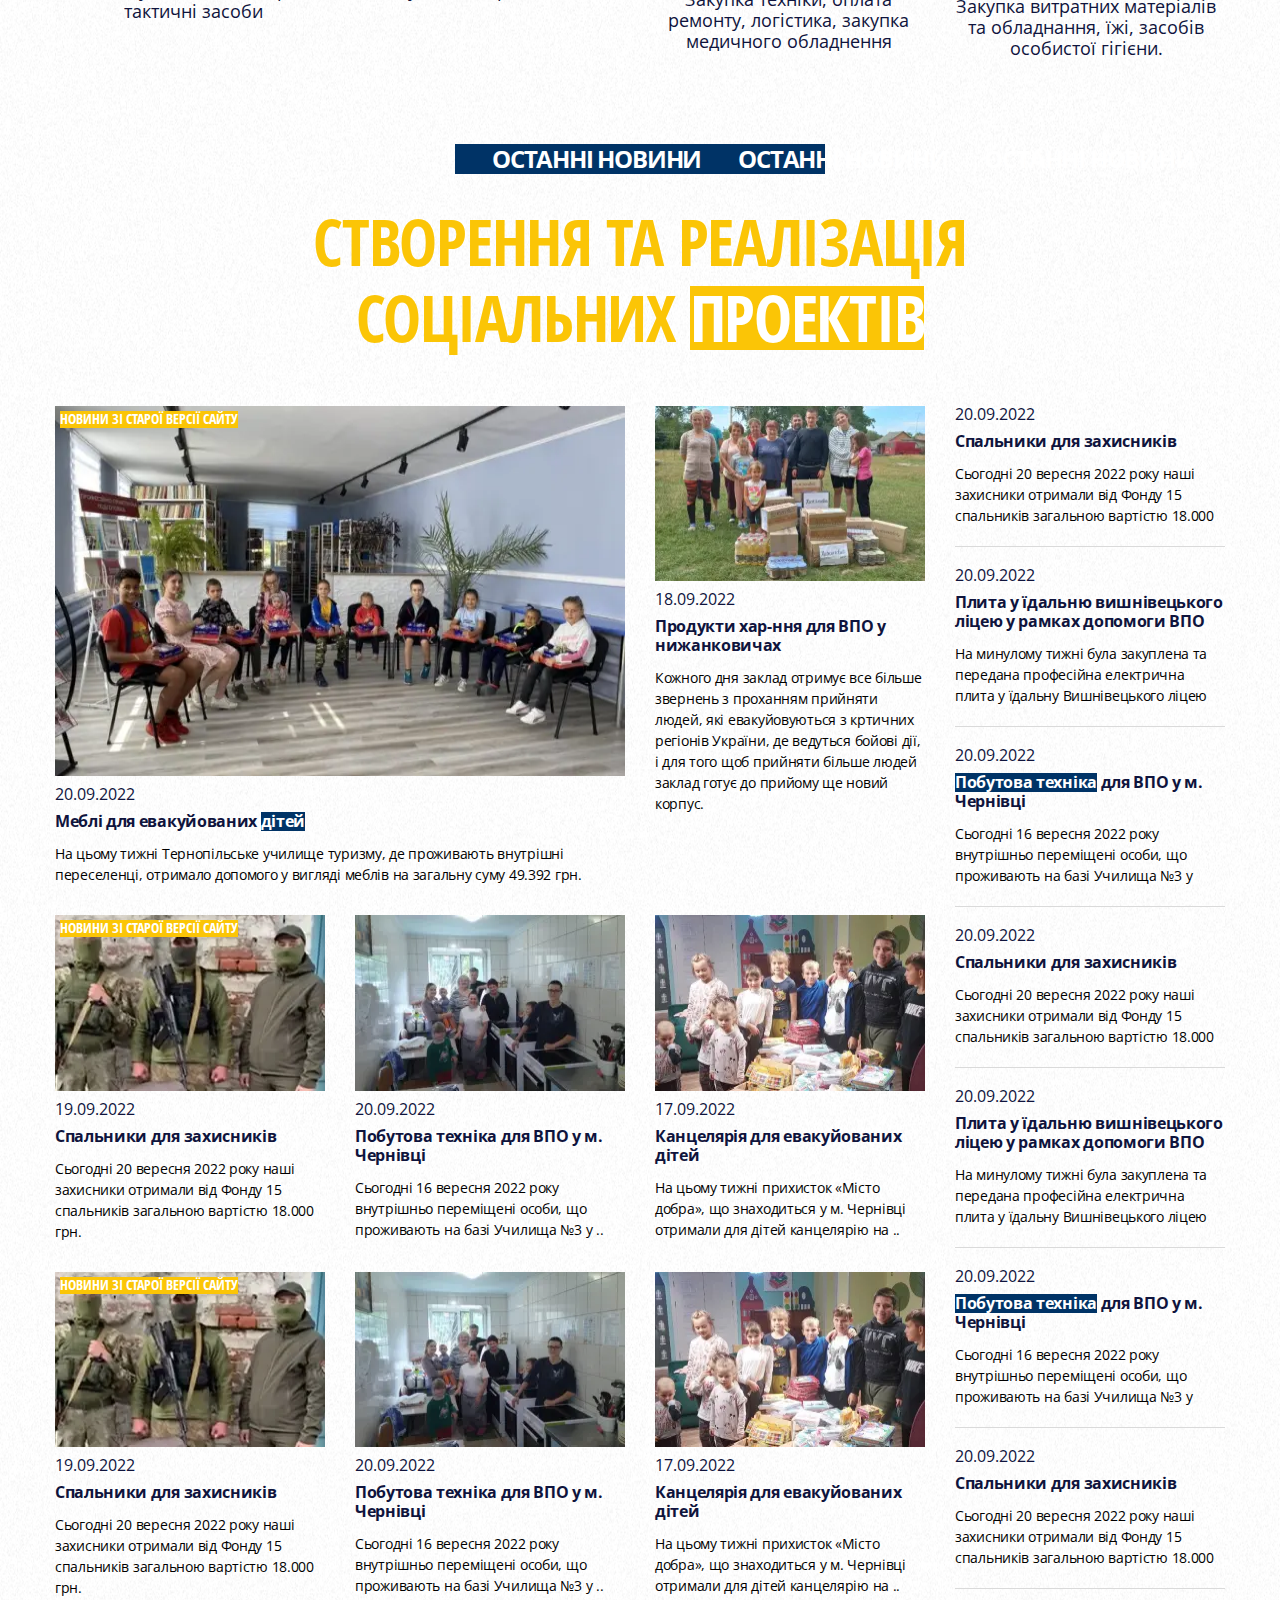
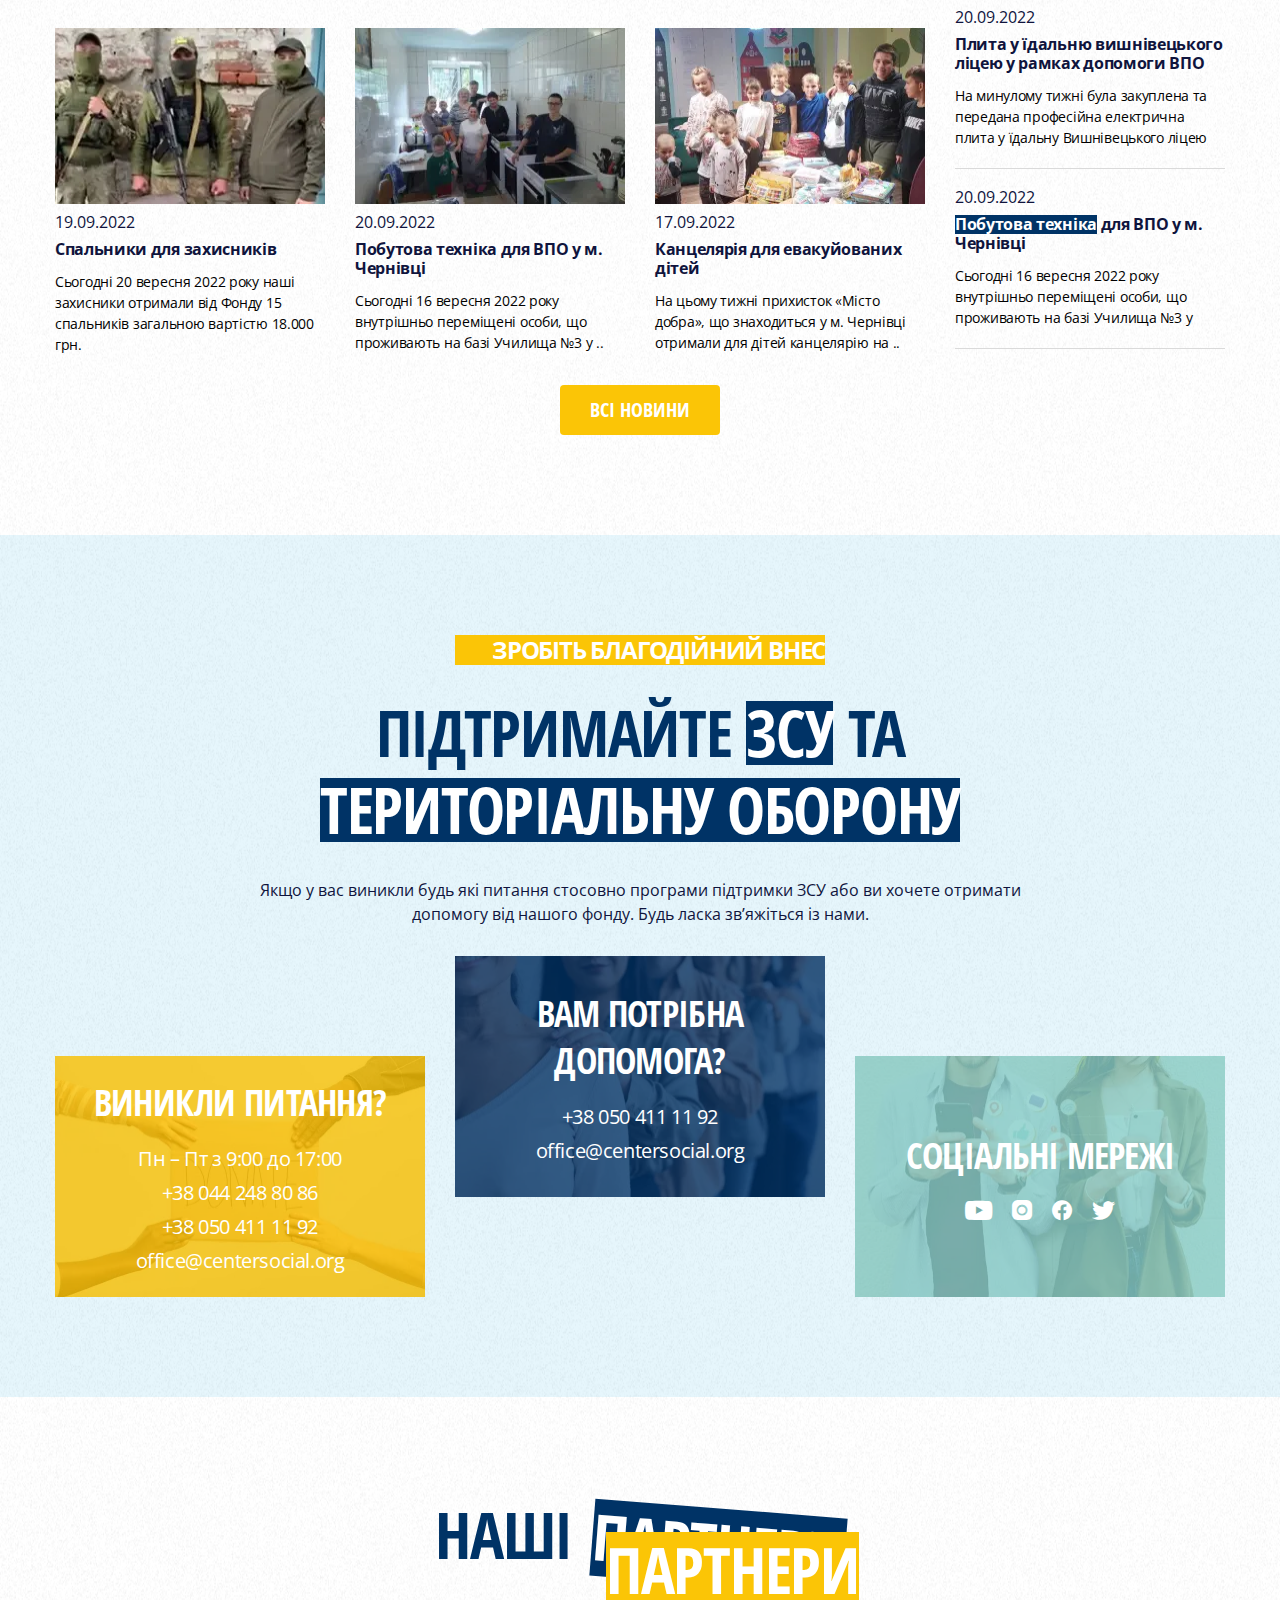
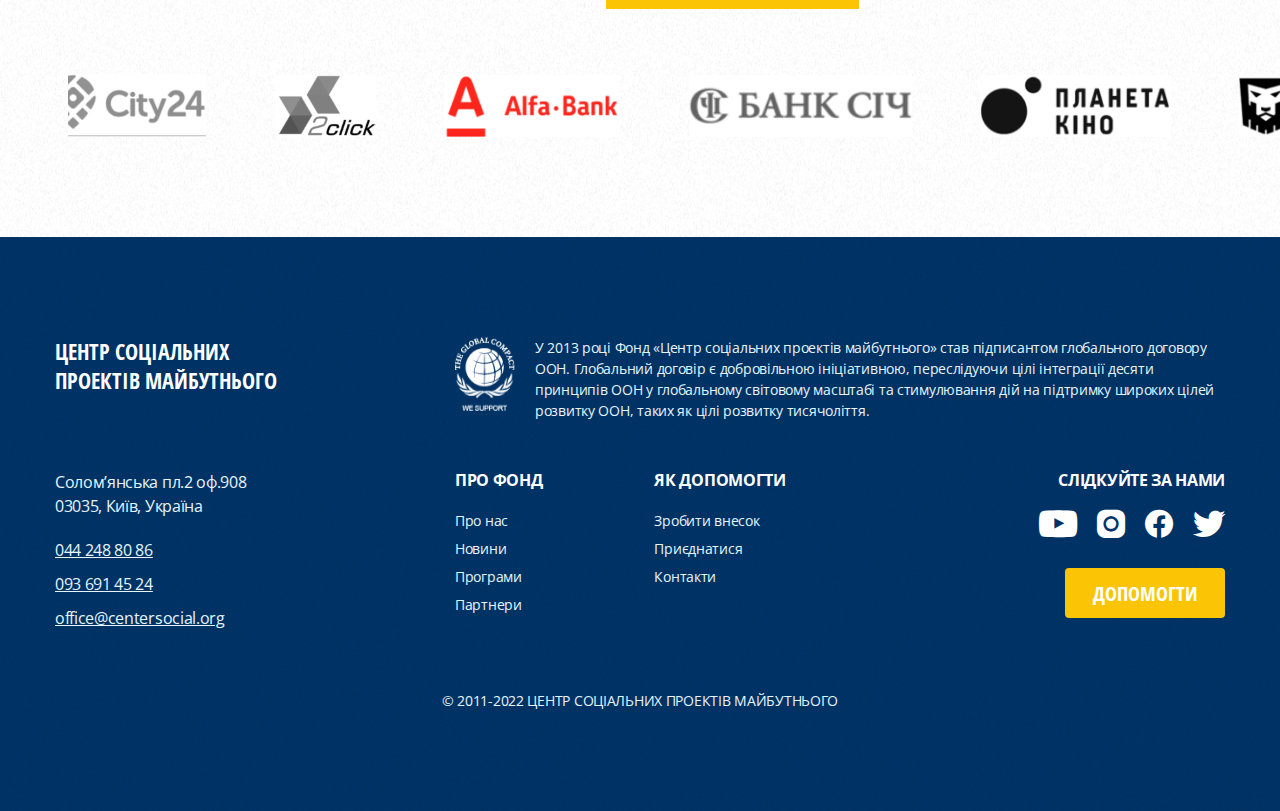
<file: projects.html>
<!DOCTYPE html>
<html lang="ru">

<head>
	<title>Проекти</title>
	<meta charset="UTF-8">
	<meta name="format-detection" content="telephone=no">
	<!-- <style>body{opacity: 0;}</style> -->
	<link rel="stylesheet" href="css/style.min.css?_v=20221122122047">
	<!-- <meta name="robots" content="noindex, nofollow"> -->
	<meta name="viewport" content="width=device-width, initial-scale=1.0">
</head>

<body>
	<div class="wrapper">
		<header class="header">
			<div class="header__container">
				<div class="header__logo">
					<a href="#"><img src="img/icons/logo.svg" alt="Логотип"></a>
				</div>
				<div class="header__menu menu">
					<nav class="menu__body">
						<ul class="menu__list">
							<li class="menu__item"><a href="#" class="menu__link">Проект</a></li>
							<li class="menu__item"><a href="#" class="menu__link">Проект</a></li>
							<li class="menu__item"><a href="#" class="menu__link">Проект</a></li>
						</ul>
					</nav>
				</div>
				<div class="header__search saerch-header">
					<button type="button" class="saerch-header__button _icon-search"></button>
					<form action="#" class="saerch-header__form">
						<div class="saerch-header__body">
							<div class="saerch-header__input">
								<input type="text" name="form[]" placeholder="Шукати" class="input">
							</div>
							<button type="submit" class="saerch-header__action _icon-arrow-down"></button>
						</div>
					</form>
				</div>
				<div class="header__lang lang-header lang-header-w">
					<a href="#" class="lang-header__item lang-header__item-w _active">укр</a>
					<span>/</span>
					<a href="#" class="lang-header__item lang-header__item-w">en</a>
				</div>
				<div class="header__actions actions-header">
					<a href="#" class="actions-header__button button button-head button-white"><span>Допомогти</span><span>Допомогти</span><span>Допомогти</span></a>
					<div class="actions-header__burger">
						<button type="button" class="menu__icon icon-menu"><span></span></button>
						<div class="actions-header__circle">
							<b><span>м</span></b>
							<b><span>е</span></b>
							<b><span>н</span></b>
							<b><span>ю</span></b>
						</div>
					</div>
					<div class="menu__content content-menu">
						<div class="content-menu__container">
							<ul class="content-menu__list">
								<li><a href="#" class="content-menu__item">Про нас</a></li>
								<li><a href="#" class="content-menu__item">Новини</a></li>
								<li><a href="#" class="content-menu__item">Програми</a></li>
								<li><a href="#" class="content-menu__item">Партнери</a></li>
								<li><a href="#" class="content-menu__item">Контакти</a></li>
							</ul>
						</div>
					</div>
				</div>
			</div>
		</header>
		<main class="page">
			<picture><source srcset="img/bgbody.webp" type="image/webp"><img class="page-bg" src="img/bgbody.png" alt=""></picture>
			<section class="mainscreen">
				<div class="mainscreen__bg">
					<picture><source srcset="img/projectsbg.webp" type="image/webp"><img src="img/projectsbg.jpg" alt=""></picture>
				</div>
				<div class="home__container home">
					<div class="home__body">
						<div class="home__content">
							<h1 class="home__title">
								<p><span>Центр</span> НАДАННЯ</p>
								<p><span>ДОПОМОГИ</span> ПІД ЧАС ВІЙНИ</p>
								<p><span>uKRAINE</span> WAR HELP CENTER</p>
							</h1>
							<div class="home__subtitle">Переселенці, волонтери та НГО, територіальні оборона та ЗСУ, лікарні
							</div>
						</div>
						<div class="home__donate">
							Lorem ipsum dolor sit, amet consectetur adipisicing elit. Impedit, provident unde. Pariatur mollitia, sed iure quae, autem deleniti atque laudantium incidunt officia vel nisi iste saepe maiores cumque totam quisquam.
						</div>
					</div>
				</div>
			</section>
			<section class="security">
				<div class="security__container">
					<h2 class="security__title">
						<span>ПРОГРАМА ЗАБЕЗПЕЧЕННЯ</span>
						ЗАГАЛЬНИХ ПОТРЕБ ПІД ЧАС ВОЕННОГО СТАНУ
					</h2>
					<div class="security__row">
						<div class="security__text">
							<p>Протягом останніх 8 років Україна знаходится у стані війни із росією. Наша свобода, наше
								майбутнє та майбутнє наших дітей вирішується саме в цей історичний момент.</p>
							<p>Ми як благодійна організація не можемо стояти осторонь тому ми відкрили центр надання допомоги
								для забезпечення товарами першої необхідності.</p>
						</div>
						<div class="security__list">
							<p>Для себе ми виділили 3 основні напрямки, а саме:</p>
							<p>1) Допомога ЗСУ та загонам територіальної оборони,</p>
							<p>2) Допомога біженцям та тимчасово переміщеним особам</p>
							<p>3) Допомога благодійним та громадським організаціям.</p>
						</div>
					</div>
					<div class="security__lead">В рамках програми підтримки, ми як благодійна організація закуповуємо товари
						першої необхідності та співпрацюємо із військовими частинами, волонтерськими центрами, центрами
						біженців, благодійними фондами та громадськими організаціями.</div>
					<div class="security__items">
						<div class="security__item item-security">
							<div class="item-security__icon">
								<img src="img/projects/01.svg" alt="">
							</div>
							<div class="item-security__title">ТАКТИЧНІ ЗАСОБИ</div>
							<div class="item-security__text">Засоби індивідуального захисту, медичні набори, тактичні засоби
							</div>
						</div>
						<div class="security__item item-security">
							<div class="item-security__icon">
								<img src="img/projects/02.svg" alt="">
							</div>
							<div class="item-security__title">МЕДИКАМЕНТИ</div>
							<div class="item-security__text">Закупка ліків та оплата лікування та реабілітації</div>
						</div>
						<div class="security__item item-security item-security-m">
							<div class="item-security__icon">
								<img src="img/projects/03.svg" alt="">
							</div>
							<div class="item-security__title">ТЕХНІЧНІ ЗАСОБИ ТА МАТЕРІАЛИ</div>
							<div class="item-security__text">Закупка техніки, оплата ремонту, логістика, закупка медичного
								обладнення</div>
						</div>
						<div class="security__item item-security item-security-m">
							<div class="item-security__icon">
								<img src="img/projects/04.svg" alt="">
							</div>
							<div class="item-security__title">ТОВАРИ ПЕРШОЇ НЕОБХІДНОСТІ</div>
							<div class="item-security__text">Закупка витратних матеріалів та обладнання, їжі, засобів особистої
								гігієни.</div>
						</div>
					</div>
				</div>
			</section>
			<section class="news">
				<div class="news__container">
					<div class="news__title news__title-m"><span>Останні новини</span><span>Останні
							новини</span><span>Останні новини</span>
					</div>
					<h2 class="news__lead">
						створення та реалізація соціальних <span>проектів</span>
					</h2>
					<div class="news__content">
						<div class="news__body">
							<div class="news__block block-news block-news-big">
								<a href="#" class="block-news__img">
									<picture><source srcset="img/news/01.webp" type="image/webp"><img src="img/news/01.jpg" alt=""></picture>
									<div class="block-news__img-label">Новини зі старої версії сайту</div>
								</a>
								<div class="block-news__date">20.09.2022 </div>
								<a href="#" class="block-news__title">Меблі для евакуйованих <span>дітей</span></a>
								<div class="block-news__text">На цьому тижні Тернопільське училище туризму, де проживають
									внутрішні переселенці, отримало допомого у вигляді меблів на загальну суму 49.392 грн.</div>
							</div>
							<div class="news__block block-news">
								<a href="#" class="block-news__img">
									<picture><source srcset="img/news/02.webp" type="image/webp"><img src="img/news/02.jpg" alt=""></picture>
								</a>
								<div class="block-news__date">18.09.2022</div>
								<a href="#" class="block-news__title">Продукти хар-ння для ВПО у нижанковичах</a>
								<div class="block-news__text">Кожного дня заклад отримує все більше звернень з проханням
									прийняти людей, які евакуйовуються з кртичних регіонів України, де ведуться бойові дії, і для
									того щоб прийняти більше людей заклад готує до прийому ще новий корпус.</div>
							</div>
							<div class="news__block block-news">
								<a href="#" class="block-news__img">
									<picture><source srcset="img/news/03.webp" type="image/webp"><img src="img/news/03.jpg" alt=""></picture>
									<div class="block-news__img-label">Новини зі старої версії сайту</div>
								</a>
								<div class="block-news__date">19.09.2022</div>
								<a href="#" class="block-news__title">Спальники для захисників</a>
								<div class="block-news__text">Сьогодні 20 вересня 2022 року наші захисники отримали від Фонду 15
									спальників загальною вартістю 18.000 грн.</div>
							</div>
							<div class="news__block block-news">
								<a href="#" class="block-news__img">
									<picture><source srcset="img/news/04.webp" type="image/webp"><img src="img/news/04.jpg" alt=""></picture>
								</a>
								<div class="block-news__date">20.09.2022</div>
								<a href="#" class="block-news__title">Побутова техніка для ВПО у м. Чернівці</a>
								<div class="block-news__text">Сьогодні 16 вересня 2022 року внутрішньо переміщені особи, що
									проживають на базі Училища №3 у ..</div>
							</div>
							<div class="news__block block-news">
								<a href="#" class="block-news__img">
									<picture><source srcset="img/news/05.webp" type="image/webp"><img src="img/news/05.jpg" alt=""></picture>
								</a>
								<div class="block-news__date">17.09.2022</div>
								<a href="#" class="block-news__title">Канцелярія для евакуйованих дітей</a>
								<div class="block-news__text">На цьому тижні прихисток «Місто добра», що знаходиться у м.
									Чернівці отримали для дітей канцелярію на ..</div>
							</div>
							<div class="news__block block-news">
								<a href="#" class="block-news__img">
									<picture><source srcset="img/news/03.webp" type="image/webp"><img src="img/news/03.jpg" alt=""></picture>
									<div class="block-news__img-label">Новини зі старої версії сайту</div>
								</a>
								<div class="block-news__date">19.09.2022</div>
								<a href="#" class="block-news__title">Спальники для захисників</a>
								<div class="block-news__text">Сьогодні 20 вересня 2022 року наші захисники отримали від Фонду 15
									спальників загальною вартістю 18.000 грн.</div>
							</div>
							<div class="news__block block-news">
								<a href="#" class="block-news__img">
									<picture><source srcset="img/news/04.webp" type="image/webp"><img src="img/news/04.jpg" alt=""></picture>
								</a>
								<div class="block-news__date">20.09.2022</div>
								<a href="#" class="block-news__title">Побутова техніка для ВПО у м. Чернівці</a>
								<div class="block-news__text">Сьогодні 16 вересня 2022 року внутрішньо переміщені особи, що
									проживають на базі Училища №3 у ..</div>
							</div>
							<div class="news__block block-news">
								<a href="#" class="block-news__img">
									<picture><source srcset="img/news/05.webp" type="image/webp"><img src="img/news/05.jpg" alt=""></picture>
								</a>
								<div class="block-news__date">17.09.2022</div>
								<a href="#" class="block-news__title">Канцелярія для евакуйованих дітей</a>
								<div class="block-news__text">На цьому тижні прихисток «Місто добра», що знаходиться у м.
									Чернівці отримали для дітей канцелярію на ..</div>
							</div>
							<div class="news__block block-news">
								<a href="#" class="block-news__img">
									<picture><source srcset="img/news/03.webp" type="image/webp"><img src="img/news/03.jpg" alt=""></picture>
								</a>
								<div class="block-news__date">19.09.2022</div>
								<a href="#" class="block-news__title">Спальники для захисників</a>
								<div class="block-news__text">Сьогодні 20 вересня 2022 року наші захисники отримали від Фонду 15
									спальників загальною вартістю 18.000 грн.</div>
							</div>
							<div class="news__block block-news">
								<a href="#" class="block-news__img">
									<picture><source srcset="img/news/04.webp" type="image/webp"><img src="img/news/04.jpg" alt=""></picture>
								</a>
								<div class="block-news__date">20.09.2022</div>
								<a href="#" class="block-news__title">Побутова техніка для ВПО у м. Чернівці</a>
								<div class="block-news__text">Сьогодні 16 вересня 2022 року внутрішньо переміщені особи, що
									проживають на базі Училища №3 у ..</div>
							</div>
							<div class="news__block block-news">
								<a href="#" class="block-news__img">
									<picture><source srcset="img/news/05.webp" type="image/webp"><img src="img/news/05.jpg" alt=""></picture>
								</a>
								<div class="block-news__date">17.09.2022</div>
								<a href="#" class="block-news__title">Канцелярія для евакуйованих дітей</a>
								<div class="block-news__text">На цьому тижні прихисток «Місто добра», що знаходиться у м.
									Чернівці отримали для дітей канцелярію на ..</div>
							</div>
						</div>
						<div class="news__aside">
							<div class="news__item item-news">
								<div class="item-news__data block-news__date">20.09.2022</div>
								<a href="#" class="item-news__title block-news__title">Спальники для захисників</a>
								<div class="item-news__text block-news__text">Сьогодні 20 вересня 2022 року наші захисники
									отримали від Фонду 15 спальників загальною вартістю 18.000</div>
							</div>
							<div class="news__item item-news">
								<div class="item-news__data block-news__date">20.09.2022</div>
								<a href="#" class="item-news__title block-news__title">Плита у їдальню вишнівецького ліцею у
									рамках допомоги ВПО</a>
								<div class="item-news__text block-news__text">На минулому тижні була закуплена та передана
									професійна електрична плита у їдальну Вишнівецького ліцею </div>
							</div>
							<div class="news__item item-news">
								<div class="item-news__data block-news__date">20.09.2022</div>
								<a href="#" class="item-news__title block-news__title"><span>Побутова техніка</span> для ВПО у
									м. Чернівці</a>
								<div class="item-news__text block-news__text">Сьогодні 16 вересня 2022 року внутрішньо
									переміщені особи, що проживають на базі Училища №3 у</div>
							</div>
							<div class="news__item item-news">
								<div class="item-news__data block-news__date">20.09.2022</div>
								<a href="#" class="item-news__title block-news__title">Спальники для захисників</a>
								<div class="item-news__text block-news__text">Сьогодні 20 вересня 2022 року наші захисники
									отримали від Фонду 15 спальників загальною вартістю 18.000</div>
							</div>
							<div class="news__item item-news">
								<div class="item-news__data block-news__date">20.09.2022</div>
								<a href="#" class="item-news__title block-news__title">Плита у їдальню вишнівецького ліцею у
									рамках допомоги ВПО</a>
								<div class="item-news__text block-news__text">На минулому тижні була закуплена та передана
									професійна електрична плита у їдальну Вишнівецького ліцею </div>
							</div>
							<div class="news__item item-news">
								<div class="item-news__data block-news__date">20.09.2022</div>
								<a href="#" class="item-news__title block-news__title"><span>Побутова техніка</span> для ВПО у
									м. Чернівці</a>
								<div class="item-news__text block-news__text">Сьогодні 16 вересня 2022 року внутрішньо
									переміщені особи, що проживають на базі Училища №3 у</div>
							</div>
							<div class="news__item item-news">
								<div class="item-news__data block-news__date">20.09.2022</div>
								<a href="#" class="item-news__title block-news__title">Спальники для захисників</a>
								<div class="item-news__text block-news__text">Сьогодні 20 вересня 2022 року наші захисники
									отримали від Фонду 15 спальників загальною вартістю 18.000</div>
							</div>
							<div class="news__item item-news">
								<div class="item-news__data block-news__date">20.09.2022</div>
								<a href="#" class="item-news__title block-news__title">Плита у їдальню вишнівецького ліцею у
									рамках допомоги ВПО</a>
								<div class="item-news__text block-news__text">На минулому тижні була закуплена та передана
									професійна електрична плита у їдальну Вишнівецького ліцею </div>
							</div>
							<div class="news__item item-news">
								<div class="item-news__data block-news__date">20.09.2022</div>
								<a href="#" class="item-news__title block-news__title"><span>Побутова техніка</span> для ВПО у
									м. Чернівці</a>
								<div class="item-news__text block-news__text">Сьогодні 16 вересня 2022 року внутрішньо
									переміщені особи, що проживають на базі Училища №3 у</div>
							</div>
						</div>
					</div>
					<a href="#" class="news__all button button-yellow"><span>Всі новини</span><span>Всі
							новини</span><span>Всі новини</span></a>
				</div>
			</section>
			<div class="support">
				<div class="support__container">
					<div class="support__line"><span>Зробіть благодійний внесок на нашому сайті</span><span>Зробіть
							благодійний внесок на нашому сайті</span><span>Зробіть благодійний внесок на нашому сайті</span>
					</div>
					<h2 class="support__title">Підтримайте <span>ЗСУ</span> та <span>Територіальну оборону</span></h2>
					<div class="support__subtitle">Якщо у вас виникли будь які питання стосовно програми підтримки ЗСУ або ви
						хочете отримати допомогу від нашого фонду. Будь ласка зв’яжіться із нами.</div>
					<div class="support__items">
						<div class="support__item item-support item-support-yellow">
							<picture><source srcset="img/support/01.webp" type="image/webp"><img class="item-support__bg" src="img/support/01.png" alt=""></picture>
							<div class="item-support__label">ВИНИКЛИ ПИТАННЯ?</div>
							<div class="item-support__list">
								<p>Пн – Пт з 9:00 до 17:00</p>
								<a href="tel:+380442488086">+38 044 248 80 86</a>
								<a href="tel:+380504111192">+38 050 411 11 92</a>
								<a href="email:office@centersocial.org">office@centersocial.org</a>
							</div>
						</div>
						<div class="support__item item-support item-support-blue">
							<picture><source srcset="img/support/02.webp" type="image/webp"><img class="item-support__bg" src="img/support/02.png" alt=""></picture>
							<div class="item-support__label">ВАМ ПОТРІБНА ДОПОМОГА?</div>
							<div class="item-support__list">
								<a href="tel:+380504111192">+38 050 411 11 92</a>
								<a href="email:office@centersocial.org">office@centersocial.org</a>
							</div>
						</div>
						<div class="support__item item-support item-support-green">
							<picture><source srcset="img/support/03.webp" type="image/webp"><img class="item-support__bg" src="img/support/03.png" alt=""></picture>
							<div class="item-support__label">СОЦІАЛЬНІ МЕРЕЖІ</div>
							<div class="item-support__social">
								<a href="#" class="item-support__link _icon-youtube"></a>
								<a href="#" class="item-support__link _icon-instagram"></a>
								<a href="#" class="item-support__link _icon-facebook"></a>
								<a href="#" class="item-support__link _icon-twitter"></a>
							</div>
						</div>
					</div>
				</div>
			</div>
			<section class="partnesr">
				<h2 class="partnesr__title">Hаші<p>Партнери</p><span>Партнери</span></h2>
				<div class="partnesr__body">
					<div class="partnesr__items">
						<div class="partnesr__item">
							<img src="img/partners/01.svg" alt="">
						</div>
						<div class="partnesr__item">
							<img src="img/partners/02.svg" alt="">
						</div>
						<div class="partnesr__item">
							<img src="img/partners/03.svg" alt="">
						</div>
						<div class="partnesr__item">
							<img src="img/partners/04.svg" alt="">
						</div>
						<div class="partnesr__item">
							<img src="img/partners/05.svg" alt="">
						</div>
						<div class="partnesr__item">
							<img src="img/partners/06.svg" alt="">
						</div>
						<div class="partnesr__item">
							<img src="img/partners/07.svg" alt="">
						</div>
						<div class="partnesr__item">
							<img src="img/partners/01.svg" alt="">
						</div>
						<div class="partnesr__item">
							<img src="img/partners/02.svg" alt="">
						</div>
						<div class="partnesr__item">
							<img src="img/partners/03.svg" alt="">
						</div>
						<div class="partnesr__item">
							<img src="img/partners/04.svg" alt="">
						</div>
						<div class="partnesr__item">
							<img src="img/partners/05.svg" alt="">
						</div>
						<div class="partnesr__item">
							<img src="img/partners/06.svg" alt="">
						</div>
						<div class="partnesr__item">
							<img src="img/partners/07.svg" alt="">
						</div>
						<div class="partnesr__item">
							<img src="img/partners/01.svg" alt="">
						</div>
						<div class="partnesr__item">
							<img src="img/partners/02.svg" alt="">
						</div>
						<div class="partnesr__item">
							<img src="img/partners/03.svg" alt="">
						</div>
						<div class="partnesr__item">
							<img src="img/partners/04.svg" alt="">
						</div>
						<div class="partnesr__item">
							<img src="img/partners/05.svg" alt="">
						</div>
						<div class="partnesr__item">
							<img src="img/partners/06.svg" alt="">
						</div>
						<div class="partnesr__item">
							<img src="img/partners/07.svg" alt="">
						</div>
						<div class="partnesr__item">
							<img src="img/partners/01.svg" alt="">
						</div>
						<div class="partnesr__item">
							<img src="img/partners/02.svg" alt="">
						</div>
						<div class="partnesr__item">
							<img src="img/partners/03.svg" alt="">
						</div>
						<div class="partnesr__item">
							<img src="img/partners/04.svg" alt="">
						</div>
						<div class="partnesr__item">
							<img src="img/partners/05.svg" alt="">
						</div>
						<div class="partnesr__item">
							<img src="img/partners/06.svg" alt="">
						</div>
						<div class="partnesr__item">
							<img src="img/partners/07.svg" alt="">
						</div>
					</div>
				</div>
			</section>
		</main>
		<footer class="footer">
			<picture><source srcset="img/bgbody.webp" type="image/webp"><img class="footer-bg" src="img/bgbody.png" alt=""></picture>
			<div class="footer__container">
				<div class="footer__body">
					<div class="footer__column">
						<div class="footer__lead">ЦЕНТР СОЦІАЛЬНИХ ПРОЕКТІВ МАЙБУТНЬОГО</div>
						<div class="footer__date">
							<div class="footer__item">Солом’янська пл.2 оф.908
								03035, Київ, Україна
							</div>
							<div class="footer__items">
								<a href="tel:0442488086" class="footer__item footer__item-d">044 248 80 86</a>
								<a href="tel:0936914524" class="footer__item footer__item-d">093 691 45 24</a>
								<a href="email:office@centersocial.org" class="footer__item footer__item-d">office@centersocial.org</a>
							</div>
						</div>
					</div>
					<div class="footer__column">
						<div class="footer__text">
							<img src="img/icons/logo-footer.svg" alt="">
							<p>У 2013 році Фонд «Центр соціальних проектів майбутнього» став підписантом глобального договору ООН. Глобальний договір є добровільною ініціативною, переслідуючи цілі інтеграції десяти принципів ООН у глобальному світовому масштабі та стимулювання дій на підтримку широких цілей розвитку ООН, таких як цілі розвитку тисячоліття.</p>
						</div>
						<div class="footer__row">
							<div class="footer__menu">
								<div class="footer__block">
									<div class="footer__label">Про фонд</div>
									<ul class="footer__list">
										<li><a href="#" class="footer__link">Про нас</a></li>
										<li><a href="#" class="footer__link">Новини</a></li>
										<li><a href="#" class="footer__link">Програми</a></li>
										<li><a href="#" class="footer__link">Партнери</a></li>
									</ul>
								</div>
								<div class="footer__block">
									<div class="footer__label">ЯК ДОПОМОГТИ</div>
									<ul class="footer__list">
										<li><a href="#" class="footer__link">Зробити внесок</a></li>
										<li><a href="#" class="footer__link">Приєднатися</a></li>
										<li><a href="#" class="footer__link">Контакти</a></li>
									</ul>
								</div>
							</div>
							<div class="footer__social social-footer">
								<div class="social-footer__label">Слідкуйте за нами</div>
								<div class="social-footer__items">
									<a href="#" class="social-footer__item _icon-youtube"></a>
									<a href="#" class="social-footer__item _icon-instagram"></a>
									<a href="#" class="social-footer__item _icon-facebook"></a>
									<a href="#" class="social-footer__item _icon-twitter"></a>
								</div>
								<a href="#" class="social-footer__button button button-yellow"><span>Допомогти</span><span>Допомогти</span><span>Допомогти</span></a>
							</div>
						</div>
					</div>
				</div>
				<div class="footer__copy">© 2011-2022 ЦЕНТР СОЦІАЛЬНИХ ПРОЕКТІВ МАЙБУТНЬОГО</div>
			</div>
		</footer>
	</div>
	<script src="js/app.min.js?_v=20221122122047"></script>
</body>

</html>
</file>
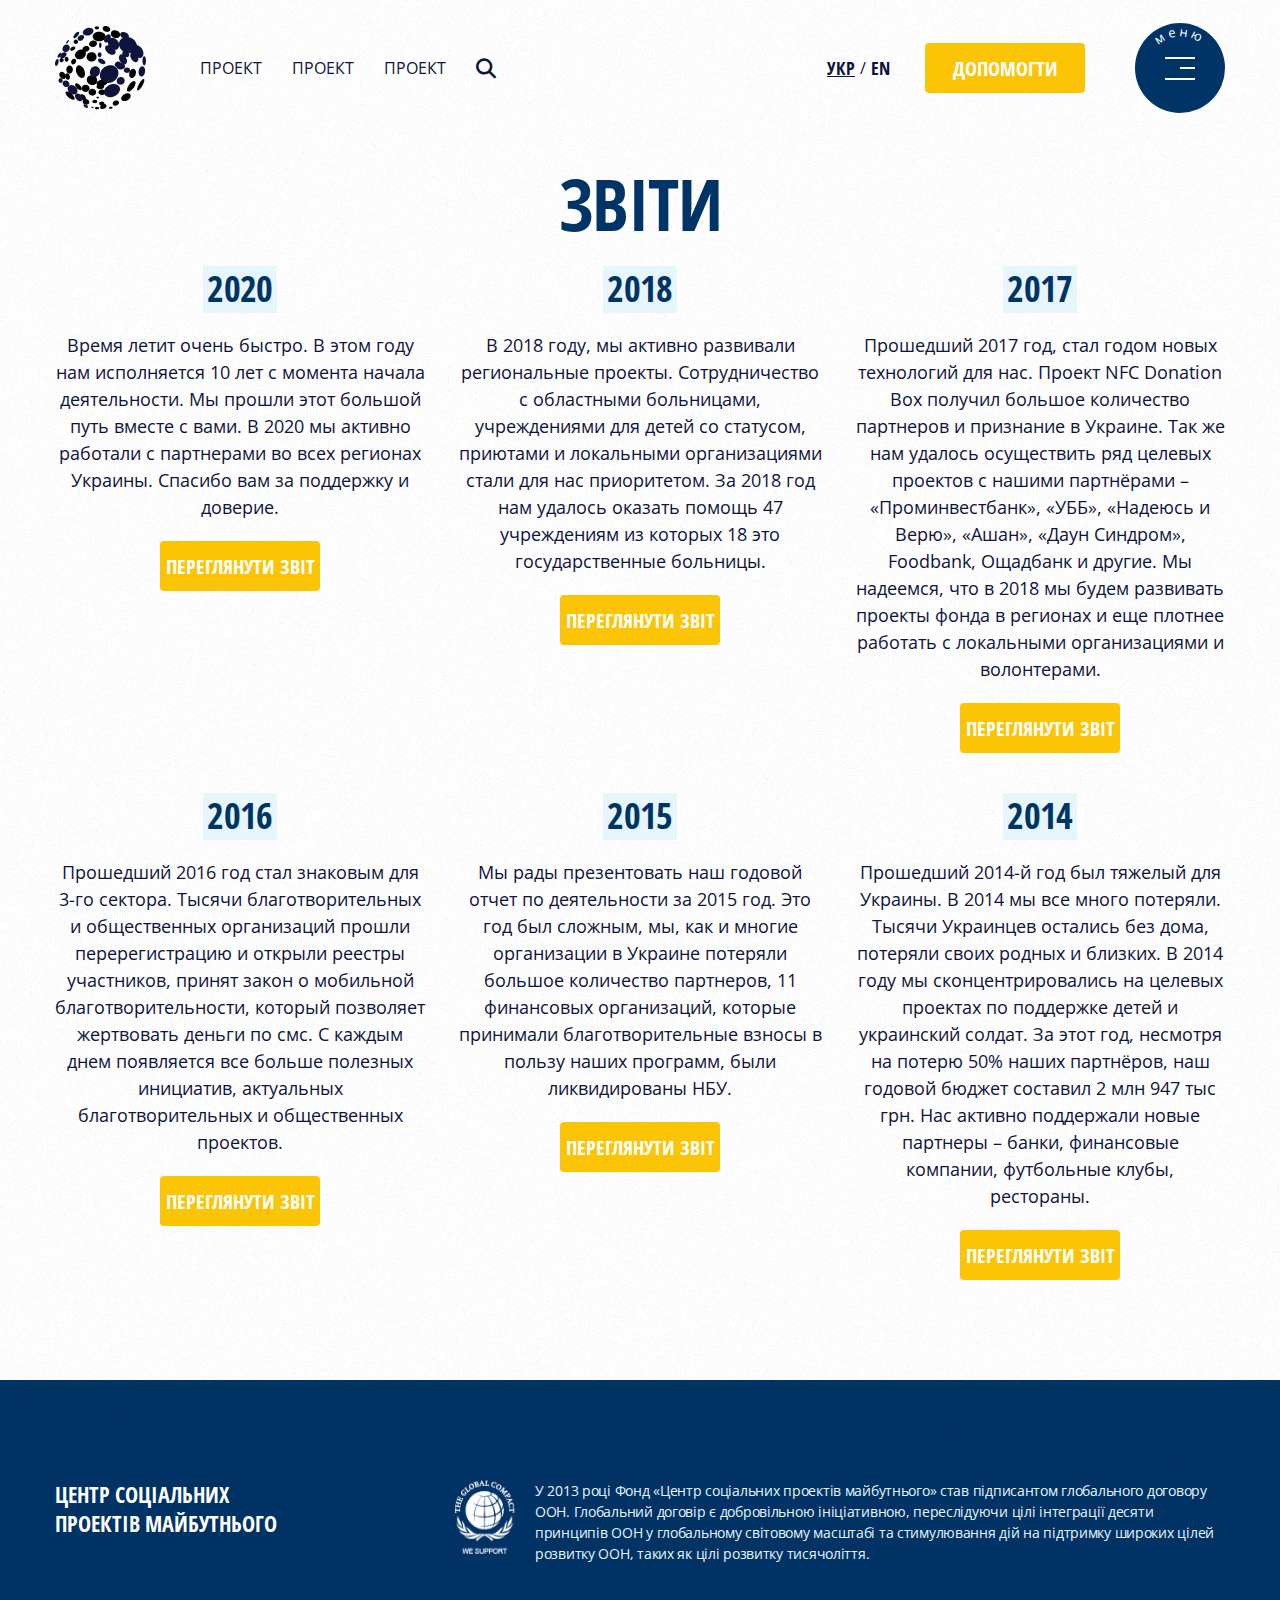
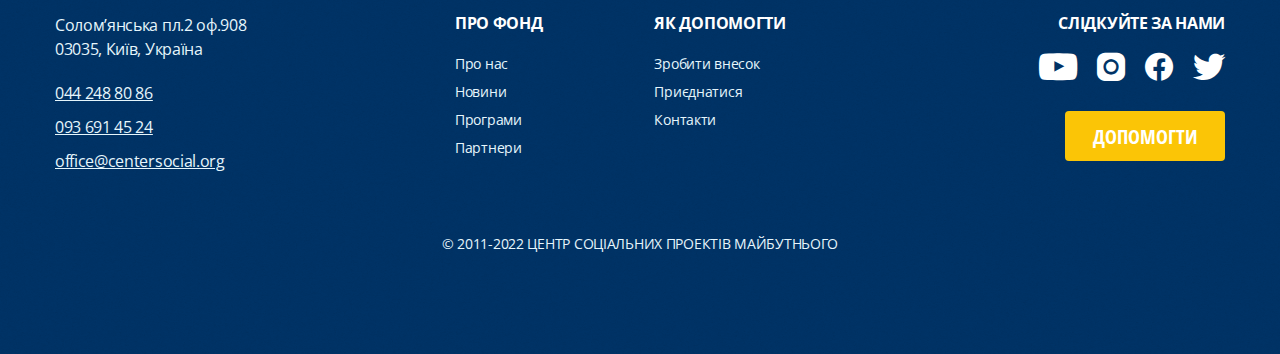
<file: reports.html>
<!DOCTYPE html>
<html lang="ru">

<head>
	<title>Новини</title>
	<meta charset="UTF-8">
	<meta name="format-detection" content="telephone=no">
	<!-- <style>body{opacity: 0;}</style> -->
	<link rel="stylesheet" href="css/style.min.css?_v=20221122122047">
	<!-- <meta name="robots" content="noindex, nofollow"> -->
	<meta name="viewport" content="width=device-width, initial-scale=1.0">
</head>

<body>
	<div class="wrapper">
		<header class="header">
			<div class="header__container">
				<div class="header__logo">
					<a class="header__logo-blue" href="#"><img src="img/icons/logo-blue.svg" alt="Логотип"></a>
					<a class="header__logo-white" href="#"><img src="img/icons/logo.svg" alt="Логотип"></a>
				</div>
				<div class="header__menu menu">
					<nav class="menu__body">
						<ul class="menu__list">
							<li class="menu__item"><a href="#" class="menu__link menu__link-b">Проект</a></li>
							<li class="menu__item"><a href="#" class="menu__link menu__link-b">Проект</a></li>
							<li class="menu__item"><a href="#" class="menu__link menu__link-b">Проект</a></li>
						</ul>
					</nav>
				</div>
				<div class="header__search saerch-header">
					<button type="button" class="saerch-header__button saerch-header__button-b _icon-search"></button>
					<form action="#" class="saerch-header__form">
						<div class="saerch-header__body">
							<div class="saerch-header__input">
								<input type="text" name="form[]" placeholder="Шукати" class="input">
							</div>
							<button type="submit" class="saerch-header__action _icon-arrow-down"></button>
						</div>
					</form>
				</div>
				<div class="header__lang lang-header">
					<a href="#" class="lang-header__item _active">укр</a>
					<span>/</span>
					<a href="#" class="lang-header__item">en</a>
				</div>
				<div class="header__actions actions-header">
					<a href="#" class="actions-header__button button button-head button-yellow"><span>Допомогти</span><span>Допомогти</span><span>Допомогти</span></a>
					<div class="actions-header__burger">
						<button type="button" class="menu__icon icon-menu"><span></span></button>
						<div class="actions-header__circle">
							<b><span>м</span></b>
							<b><span>е</span></b>
							<b><span>н</span></b>
							<b><span>ю</span></b>
						</div>
					</div>
					<div class="menu__content content-menu">
						<div class="content-menu__container">
							<ul class="content-menu__list">
								<li><a href="#" class="content-menu__item">Про нас</a></li>
								<li><a href="#" class="content-menu__item">Новини</a></li>
								<li><a href="#" class="content-menu__item">Програми</a></li>
								<li><a href="#" class="content-menu__item">Партнери</a></li>
								<li><a href="#" class="content-menu__item">Контакти</a></li>
							</ul>
						</div>
					</div>
				</div>
			</div>
		</header>
		<main class="page">
			<picture><source srcset="img/bgbody.webp" type="image/webp"><img class="page-bg" src="img/bgbody.png" alt=""></picture>
			<div class="reports">
				<div class="reports__container">
					<h1 class="reports__title">Звіти</h1>
					<div class="reports__items">
						<div class="reports__item">
							<div class="reports__years">2020</div>
							<div class="reports__text">Время летит очень быстро. В этом году нам исполняется 10 лет с момента
								начала деятельности. Мы прошли этот большой путь вместе с вами. В 2020 мы активно работали с
								партнерами во всех регионах Украины. Спасибо вам за поддержку и доверие.</div>
							<a href="#" class="reports__button button button-yellow"><span>переглянути
									звіт</span><span>переглянути звіт</span><span>переглянути звіт</span></a>
						</div>
						<div class="reports__item">
							<div class="reports__years">2018</div>
							<div class="reports__text">В 2018 году, мы активно развивали региональные проекты. Сотрудничество с областными больницами, учреждениями для детей со статусом, приютами и локальными организациями стали для нас приоритетом. За 2018 год нам удалось оказать помощь 47 учреждениям из которых 18 это государственные больницы.</div>
							<a href="#" class="reports__button button button-yellow"><span>переглянути
									звіт</span><span>переглянути звіт</span><span>переглянути звіт</span></a>
						</div>
						<div class="reports__item">
							<div class="reports__years">2017</div>
							<div class="reports__text">Прошедший 2017 год, стал годом новых технологий для нас. Проект NFC Donation Box получил большое количество партнеров и признание в Украине. Так же нам удалось осуществить ряд целевых проектов с нашими партнёрами – «Проминвестбанк», «УББ», «Надеюсь и Верю», «Ашан», «Даун Синдром», Foodbank, Ощадбанк и другие.
								Мы надеемся, что в 2018 мы будем развивать проекты фонда в регионах и еще плотнее работать с локальными организациями и волонтерами.</div>
							<a href="#" class="reports__button button button-yellow"><span>переглянути
									звіт</span><span>переглянути звіт</span><span>переглянути звіт</span></a>
						</div>
						<div class="reports__item">
							<div class="reports__years">2016</div>
							<div class="reports__text">Прошедший 2016 год стал знаковым для 3-го сектора. Тысячи благотворительных и общественных организаций прошли перерегистрацию и открыли реестры участников, принят закон о мобильной благотворительности, который позволяет жертвовать деньги по смс. С каждым днем появляется все больше полезных инициатив, актуальных благотворительных и общественных проектов. </div>
							<a href="#" class="reports__button button button-yellow"><span>переглянути
									звіт</span><span>переглянути звіт</span><span>переглянути звіт</span></a>
						</div>
						<div class="reports__item">
							<div class="reports__years">2015</div>
							<div class="reports__text">Мы рады презентовать наш годовой отчет по деятельности за 2015 год. Это год был сложным, мы, как и многие организации в Украине потеряли большое количество партнеров, 11 финансовых организаций, которые принимали благотворительные взносы в пользу наших программ, были ликвидированы НБУ. </div>
							<a href="#" class="reports__button button button-yellow"><span>переглянути
									звіт</span><span>переглянути звіт</span><span>переглянути звіт</span></a>
						</div>
						<div class="reports__item">
							<div class="reports__years">2014</div>
							<div class="reports__text">Прошедший 2014-й год был тяжелый для Украины. В 2014 мы все много потеряли. Тысячи Украинцев остались без дома, потеряли своих родных и близких. В 2014 году мы сконцентрировались на целевых проектах по поддержке детей и украинский солдат. За этот год, несмотря на потерю 50% наших партнёров, наш годовой бюджет составил 2 млн 947 тыс грн. Нас активно поддержали новые партнеры – банки, финансовые компании, футбольные клубы, рестораны.</div>
							<a href="#" class="reports__button button button-yellow"><span>переглянути
									звіт</span><span>переглянути звіт</span><span>переглянути звіт</span></a>
						</div>
					</div>
				</div>
			</div>
		</main>
		<footer class="footer">
			<picture><source srcset="img/bgbody.webp" type="image/webp"><img class="footer-bg" src="img/bgbody.png" alt=""></picture>
			<div class="footer__container">
				<div class="footer__body">
					<div class="footer__column">
						<div class="footer__lead">ЦЕНТР СОЦІАЛЬНИХ ПРОЕКТІВ МАЙБУТНЬОГО</div>
						<div class="footer__date">
							<div class="footer__item">Солом’янська пл.2 оф.908
								03035, Київ, Україна
							</div>
							<div class="footer__items">
								<a href="tel:0442488086" class="footer__item footer__item-d">044 248 80 86</a>
								<a href="tel:0936914524" class="footer__item footer__item-d">093 691 45 24</a>
								<a href="email:office@centersocial.org" class="footer__item footer__item-d">office@centersocial.org</a>
							</div>
						</div>
					</div>
					<div class="footer__column">
						<div class="footer__text">
							<img src="img/icons/logo-footer.svg" alt="">
							<p>У 2013 році Фонд «Центр соціальних проектів майбутнього» став підписантом глобального договору ООН. Глобальний договір є добровільною ініціативною, переслідуючи цілі інтеграції десяти принципів ООН у глобальному світовому масштабі та стимулювання дій на підтримку широких цілей розвитку ООН, таких як цілі розвитку тисячоліття.</p>
						</div>
						<div class="footer__row">
							<div class="footer__menu">
								<div class="footer__block">
									<div class="footer__label">Про фонд</div>
									<ul class="footer__list">
										<li><a href="#" class="footer__link">Про нас</a></li>
										<li><a href="#" class="footer__link">Новини</a></li>
										<li><a href="#" class="footer__link">Програми</a></li>
										<li><a href="#" class="footer__link">Партнери</a></li>
									</ul>
								</div>
								<div class="footer__block">
									<div class="footer__label">ЯК ДОПОМОГТИ</div>
									<ul class="footer__list">
										<li><a href="#" class="footer__link">Зробити внесок</a></li>
										<li><a href="#" class="footer__link">Приєднатися</a></li>
										<li><a href="#" class="footer__link">Контакти</a></li>
									</ul>
								</div>
							</div>
							<div class="footer__social social-footer">
								<div class="social-footer__label">Слідкуйте за нами</div>
								<div class="social-footer__items">
									<a href="#" class="social-footer__item _icon-youtube"></a>
									<a href="#" class="social-footer__item _icon-instagram"></a>
									<a href="#" class="social-footer__item _icon-facebook"></a>
									<a href="#" class="social-footer__item _icon-twitter"></a>
								</div>
								<a href="#" class="social-footer__button button button-yellow"><span>Допомогти</span><span>Допомогти</span><span>Допомогти</span></a>
							</div>
						</div>
					</div>
				</div>
				<div class="footer__copy">© 2011-2022 ЦЕНТР СОЦІАЛЬНИХ ПРОЕКТІВ МАЙБУТНЬОГО</div>
			</div>
		</footer>
	</div>
	<script src="js/app.min.js?_v=20221122122047"></script>
</body>

</html>
</file>
<file: css/style.min.css>
@charset "UTF-8";@import url(https://fonts.googleapis.com/css?family=Open+Sans:regular,700&display=swap);@font-face{font-family:icons;font-display:swap;src:url(../fonts/icons.woff2) format("woff2"),url(../fonts/icons.woff) format("woff");font-weight:400;font-style:normal}@font-face{font-family:OpenSansCondensed;font-display:swap;src:url(../fonts/OpenSansCondensed-Bold.woff2) format("woff2"),url(../fonts/OpenSansCondensed-Bold.woff) format("woff");font-weight:700;font-style:normal}[class*=_icon-]:before{font-family:icons;font-style:normal;font-weight:400;font-variant:normal;text-transform:none;line-height:1;-webkit-font-smoothing:antialiased;-moz-osx-font-smoothing:grayscale}[class*=_icon-]:before{display:block}._icon-arrow-down:before{content:"\e900"}._icon-arrow-left:before{content:"\e901"}._icon-arrow-right:before{content:"\e902"}._icon-facebook:before{content:"\e903"}._icon-instagram:before{content:"\e904"}._icon-search:before{content:"\e905"}._icon-twitter:before{content:"\e906"}._icon-youtube:before{content:"\e907"}*{padding:0;margin:0;border:0}*,:after,:before{-webkit-box-sizing:border-box;box-sizing:border-box}body,html{height:100%;min-width:400px}body{color:#0f143d;line-height:1;font-family:"Open Sans";font-size:1rem;-ms-text-size-adjust:100%;-moz-text-size-adjust:100%;-webkit-text-size-adjust:100%;-webkit-font-smoothing:antialiased;-moz-osx-font-smoothing:grayscale}button,input,textarea{font-family:"Open Sans";font-size:inherit}button{cursor:pointer;color:inherit;background-color:inherit}a{color:inherit}a:link,a:visited{text-decoration:none}a:hover{text-decoration:none}ul li{list-style:none}img{vertical-align:top}h1,h2,h3,h4,h5,h6{font-weight:inherit;font-size:inherit}body{font-weight:400}.lock body{overflow:hidden;-ms-touch-action:none;touch-action:none;-ms-scroll-chaining:none;overscroll-behavior:none}.wrapper{min-height:100%;display:-webkit-box;display:-ms-flexbox;display:flex;-webkit-box-orient:vertical;-webkit-box-direction:normal;-ms-flex-direction:column;flex-direction:column;overflow:hidden}.wrapper>main{-webkit-box-flex:1;-ms-flex:1 1 auto;flex:1 1 auto;position:relative}.wrapper>main .page-bg{position:absolute;width:100%;height:100%;top:0;left:0}.wrapper>*{min-width:0}[class*=__container]{max-width:73.125rem;-webkit-box-sizing:content-box;box-sizing:content-box;margin:0 auto;padding:0 .9375rem}.button{display:-webkit-box;display:-ms-flexbox;display:flex;-webkit-box-align:center;-ms-flex-align:center;align-items:center;-webkit-box-pack:center;-ms-flex-pack:center;justify-content:center;min-height:3.125rem;padding:0 1.75rem;border-radius:.25rem;overflow:hidden;max-width:10rem;text-transform:uppercase}.button span{font-weight:700;text-transform:uppercase;font-size:1.25rem;line-height:1.35;color:inherit;white-space:nowrap;display:block;font-family:OpenSansCondensed}.button span:nth-child(2){display:none}.button span:nth-child(3){display:none}@media (min-width:75em){.button-head span{font-size:1.25rem}}@media (min-width:25em) and (max-width:75em){@supports (font-size:clamp(0.8125rem ,0.59375rem + 0.875vw ,1.25rem)){.button-head span{font-size:clamp(.8125rem ,.59375rem + .875vw ,1.25rem)}}@supports not (font-size:clamp(0.8125rem ,0.59375rem + 0.875vw ,1.25rem)){.button-head span{font-size:calc(.8125rem + .4375 * (100vw - 25rem)/ 50)}}}@media (max-width:25em){.button-head span{font-size:.8125rem}}@media (max-width:47.99875em){.button-head{padding:0 0;min-height:0;height:2.8125rem;width:2.8125rem;border-radius:50%}}@media (any-hover:hover){.button:hover span{padding-left:20%;-webkit-animation:marquee 5s linear infinite;animation:marquee 5s linear infinite}.button:hover span:nth-child(2){display:block}.button:hover span:nth-child(3){display:block}}@media (max-width:47.99875em){.button span{padding-left:15%;-webkit-animation:marquee 5s linear infinite;animation:marquee 5s linear infinite}.button span:nth-child(2){display:block}.button span:nth-child(3){display:block}}@-webkit-keyframes marquee{0%{-webkit-transform:translate(0,0);transform:translate(0,0)}100%{-webkit-transform:translate(-100%,0);transform:translate(-100%,0)}}@keyframes marquee{0%{-webkit-transform:translate(0,0);transform:translate(0,0)}100%{-webkit-transform:translate(-100%,0);transform:translate(-100%,0)}}.button-yellow{background-color:#fbc506;color:#fff}.button-white{background-color:#fff;color:#036}.button._fw{width:100%}input[type=email],input[type=tel],input[type=text],textarea{-webkit-appearance:none;-moz-appearance:none;appearance:none}.input{width:100%;display:block}.input._form-focus{outline:0}textarea.input{resize:none;padding:0 0}.pagging{display:-webkit-box;display:-ms-flexbox;display:flex;-webkit-box-align:center;-ms-flex-align:center;align-items:center;-webkit-box-pack:center;-ms-flex-pack:center;justify-content:center}@media (min-width:75em){.pagging{margin-top:3.125rem}}@media (min-width:25em) and (max-width:75em){@supports (margin-top:clamp(1.875rem ,1.25rem + 2.5vw ,3.125rem)){.pagging{margin-top:clamp(1.875rem ,1.25rem + 2.5vw ,3.125rem)}}@supports not (margin-top:clamp(1.875rem ,1.25rem + 2.5vw ,3.125rem)){.pagging{margin-top:calc(1.875rem + 1.25 * (100vw - 25rem)/ 50)}}}@media (max-width:25em){.pagging{margin-top:1.875rem}}@media (max-width:37.5em){.pagging{margin-bottom:3.75rem}}.pagging__arrow{display:block}@media (min-width:75em){.pagging__arrow-left{margin-right:3.125rem}}@media (min-width:25em) and (max-width:75em){@supports (margin-right:clamp(1.875rem ,1.25rem + 2.5vw ,3.125rem)){.pagging__arrow-left{margin-right:clamp(1.875rem ,1.25rem + 2.5vw ,3.125rem)}}@supports not (margin-right:clamp(1.875rem ,1.25rem + 2.5vw ,3.125rem)){.pagging__arrow-left{margin-right:calc(1.875rem + 1.25 * (100vw - 25rem)/ 50)}}}@media (max-width:25em){.pagging__arrow-left{margin-right:1.875rem}}@media (min-width:75em){.pagging__arrow-right{margin-left:3.125rem}}@media (min-width:25em) and (max-width:75em){@supports (margin-left:clamp(1.875rem ,1.25rem + 2.5vw ,3.125rem)){.pagging__arrow-right{margin-left:clamp(1.875rem ,1.25rem + 2.5vw ,3.125rem)}}@supports not (margin-left:clamp(1.875rem ,1.25rem + 2.5vw ,3.125rem)){.pagging__arrow-right{margin-left:calc(1.875rem + 1.25 * (100vw - 25rem)/ 50)}}}@media (max-width:25em){.pagging__arrow-right{margin-left:1.875rem}}.pagging__arrow::before{font-size:.875rem;color:#036}.pagging__list{display:-webkit-box;display:-ms-flexbox;display:flex;-webkit-box-align:center;-ms-flex-align:center;align-items:center}@media (min-width:75em){.pagging__list{-webkit-column-gap:1.25rem;-moz-column-gap:1.25rem;column-gap:1.25rem}}@media (min-width:25em) and (max-width:75em){@supports ((-moz-column-gap:clamp(0.625rem ,0.3125rem + 1.25vw ,1.25rem)) or (column-gap:clamp(0.625rem ,0.3125rem + 1.25vw ,1.25rem))){.pagging__list{-webkit-column-gap:clamp(.625rem ,.3125rem + 1.25vw ,1.25rem);-moz-column-gap:clamp(.625rem ,.3125rem + 1.25vw ,1.25rem);column-gap:clamp(.625rem ,.3125rem + 1.25vw ,1.25rem)}}@supports not ((-moz-column-gap:clamp(0.625rem ,0.3125rem + 1.25vw ,1.25rem)) or (column-gap:clamp(0.625rem ,0.3125rem + 1.25vw ,1.25rem))){.pagging__list{-webkit-column-gap:calc(.625rem + .625 * (100vw - 25rem)/ 50);-moz-column-gap:calc(.625rem + .625 * (100vw - 25rem)/ 50);column-gap:calc(.625rem + .625 * (100vw - 25rem)/ 50)}}}@media (max-width:25em){.pagging__list{-webkit-column-gap:.625rem;-moz-column-gap:.625rem;column-gap:.625rem}}.pagging__item{width:2.125rem;height:1.875rem;display:-webkit-box;display:-ms-flexbox;display:flex;-webkit-box-align:center;-ms-flex-align:center;align-items:center;-webkit-box-pack:center;-ms-flex-pack:center;justify-content:center;color:#036;font-weight:700;font-size:1.5rem;letter-spacing:-.05em;-webkit-transition:all .4s ease 0s;-o-transition:all .4s ease 0s;transition:all .4s ease 0s}.pagging__item._active{background-color:#036;color:#fff}@media (any-hover:hover){.pagging__item:hover{background-color:#036;color:#fff}}[class*=-ibg]{position:relative}[class*=-ibg] img{position:absolute;width:100%;height:100%;top:0;left:0;-o-object-fit:cover;object-fit:cover}[class*=-ibg_contain] img{-o-object-fit:contain;object-fit:contain}.title{font-family:OpenSansCondensed;font-weight:700;line-height:120%;letter-spacing:-.03em;text-transform:uppercase;color:#fff;text-align:center}@media (min-width:75em){.title{font-size:4.5rem}}@media (min-width:25em) and (max-width:75em){@supports (font-size:clamp(1.875rem ,0.5625rem + 5.25vw ,4.5rem)){.title{font-size:clamp(1.875rem ,.5625rem + 5.25vw ,4.5rem)}}@supports not (font-size:clamp(1.875rem ,0.5625rem + 5.25vw ,4.5rem)){.title{font-size:calc(1.875rem + 2.625 * (100vw - 25rem)/ 50)}}}@media (max-width:25em){.title{font-size:1.875rem}}.title p{max-width:65rem;margin:0 auto}.title-b{color:#036}.title span{background-color:#036;color:#fff;display:inline-block}.header{position:absolute;width:100%;z-index:100;left:0;top:0;z-index:100;min-width:25rem}.header__container{display:-webkit-box;display:-ms-flexbox;display:flex;-webkit-box-align:center;-ms-flex-align:center;align-items:center}@media (min-width:75em){.header__container{padding-top:1.4375rem}}@media (min-width:25em) and (max-width:75em){@supports (padding-top:clamp(0.9375rem ,0.6875rem + 1vw ,1.4375rem)){.header__container{padding-top:clamp(.9375rem ,.6875rem + 1vw ,1.4375rem)}}@supports not (padding-top:clamp(0.9375rem ,0.6875rem + 1vw ,1.4375rem)){.header__container{padding-top:calc(.9375rem + .5 * (100vw - 25rem)/ 50)}}}@media (max-width:25em){.header__container{padding-top:.9375rem}}@media (min-width:75em){.header__container{padding-bottom:1.4375rem}}@media (min-width:25em) and (max-width:75em){@supports (padding-bottom:clamp(0.9375rem ,0.6875rem + 1vw ,1.4375rem)){.header__container{padding-bottom:clamp(.9375rem ,.6875rem + 1vw ,1.4375rem)}}@supports not (padding-bottom:clamp(0.9375rem ,0.6875rem + 1vw ,1.4375rem)){.header__container{padding-bottom:calc(.9375rem + .5 * (100vw - 25rem)/ 50)}}}@media (max-width:25em){.header__container{padding-bottom:.9375rem}}.header__logo{position:relative;z-index:100}@media (min-width:75em){.header__logo{margin-right:3.3125rem}}@media (min-width:25em) and (max-width:75em){@supports (margin-right:clamp(0.9375rem ,-0.25rem + 4.75vw ,3.3125rem)){.header__logo{margin-right:clamp(.9375rem ,-.25rem + 4.75vw ,3.3125rem)}}@supports not (margin-right:clamp(0.9375rem ,-0.25rem + 4.75vw ,3.3125rem)){.header__logo{margin-right:calc(.9375rem + 2.375 * (100vw - 25rem)/ 50)}}}@media (max-width:25em){.header__logo{margin-right:.9375rem}}.header__logo a img{height:auto}@media (min-width:75em){.header__logo a img{width:5.75rem}}@media (min-width:25em) and (max-width:75em){@supports (width:clamp(4.375rem ,3.6875rem + 2.75vw ,5.75rem)){.header__logo a img{width:clamp(4.375rem ,3.6875rem + 2.75vw ,5.75rem)}}@supports not (width:clamp(4.375rem ,3.6875rem + 2.75vw ,5.75rem)){.header__logo a img{width:calc(4.375rem + 1.375 * (100vw - 25rem)/ 50)}}}@media (max-width:25em){.header__logo a img{width:4.375rem}}@media (max-width:47.99875em){.header__logo{-webkit-box-flex:1;-ms-flex:1 1 auto;flex:1 1 auto}}.header__logo-white{display:none}.header__logo._hover .header__logo-blue{display:none}.header__logo._hover .header__logo-white{display:-webkit-inline-box;display:-ms-inline-flexbox;display:inline-flex}.header__logo._active .header__logo-blue{display:none}.header__logo._active .header__logo-white{display:-webkit-inline-box;display:-ms-inline-flexbox;display:inline-flex}.header__menu{margin-right:1.875rem;position:relative;z-index:10}.header__search{position:relative;z-index:9}@media (min-width:75em){.header__search{margin-right:1.875rem}}@media (min-width:25em) and (max-width:75em){@supports (margin-right:clamp(0.625rem ,0.0000000625rem + 2.5vw ,1.875rem)){.header__search{margin-right:clamp(.625rem ,.0000000625rem + 2.5vw ,1.875rem)}}@supports not (margin-right:clamp(0.625rem ,0.0000000625rem + 2.5vw ,1.875rem)){.header__search{margin-right:calc(.625rem + 1.25 * (100vw - 25rem)/ 50)}}}@media (max-width:25em){.header__search{margin-right:.625rem}}@media (min-width:47.99875em){.header__search{-webkit-box-flex:1;-ms-flex:1 1 auto;flex:1 1 auto}}.header__actions{position:relative;z-index:3}@media (max-width:47.99875em){.menu__body{opacity:0;visibility:hidden;position:fixed;top:0;left:0;width:100%;height:100%}}.menu-open .menu__body{display:none}.menu__list{display:-webkit-box;display:-ms-flexbox;display:flex;-webkit-box-align:center;-ms-flex-align:center;align-items:center}@media (min-width:75em){.menu__list{-webkit-column-gap:1.875rem;-moz-column-gap:1.875rem;column-gap:1.875rem}}@media (min-width:25em) and (max-width:75em){@supports ((-moz-column-gap:clamp(0.625rem ,0.0000000625rem + 2.5vw ,1.875rem)) or (column-gap:clamp(0.625rem ,0.0000000625rem + 2.5vw ,1.875rem))){.menu__list{-webkit-column-gap:clamp(.625rem ,.0000000625rem + 2.5vw ,1.875rem);-moz-column-gap:clamp(.625rem ,.0000000625rem + 2.5vw ,1.875rem);column-gap:clamp(.625rem ,.0000000625rem + 2.5vw ,1.875rem)}}@supports not ((-moz-column-gap:clamp(0.625rem ,0.0000000625rem + 2.5vw ,1.875rem)) or (column-gap:clamp(0.625rem ,0.0000000625rem + 2.5vw ,1.875rem))){.menu__list{-webkit-column-gap:calc(.625rem + 1.25 * (100vw - 25rem)/ 50);-moz-column-gap:calc(.625rem + 1.25 * (100vw - 25rem)/ 50);column-gap:calc(.625rem + 1.25 * (100vw - 25rem)/ 50)}}}@media (max-width:25em){.menu__list{-webkit-column-gap:.625rem;-moz-column-gap:.625rem;column-gap:.625rem}}.menu__link{font-size:1rem;line-height:1.375;text-transform:uppercase;color:#fff;position:relative}.menu__link::after{content:"";position:absolute;left:50%;-webkit-transform:translate(-50%,180%);-ms-transform:translate(-50%,180%);transform:translate(-50%,180%);bottom:0;width:.5rem;height:.5rem;border-radius:50%;background-color:#fff;opacity:0;visibility:hidden;-webkit-transition:all .4s ease 0s;-o-transition:all .4s ease 0s;transition:all .4s ease 0s}@media (any-hover:hover){.menu__link:hover::after{opacity:1;visibility:visible}}.menu__link-b{color:#0f143d}.menu__link-b::after{background-color:#0f143d}.menu__link-b._hover{color:#fff}@media (any-hover:hover){.menu__link-b._hover:hover::after{background-color:#fff}}.content-menu{position:fixed;width:100%;height:100%;right:0;top:0;padding-top:9.375rem;padding-left:.9375rem;padding-right:.9375rem;padding-bottom:1.875rem;opacity:0;visibility:hidden;z-index:-1;overflow-y:auto;-webkit-transition:all .4s ease .4s;-o-transition:all .4s ease .4s;transition:all .4s ease .4s}@media (max-width:37.5em){.content-menu{padding-top:7.5rem}}.menu-open .content-menu{opacity:1;visibility:visible}.content-menu__list{display:-webkit-box;display:-ms-flexbox;display:flex;-webkit-box-orient:vertical;-webkit-box-direction:normal;-ms-flex-direction:column;flex-direction:column;-webkit-box-align:start;-ms-flex-align:start;align-items:start;row-gap:.3125rem}.content-menu__list li{overflow:hidden}.content-menu__item{color:#fff;font-weight:700;font-family:OpenSansCondensed;position:relative;overflow:hidden;opacity:0;visibility:hidden;text-transform:uppercase}@media (min-width:75em){.content-menu__item{font-size:4.0625rem}}@media (min-width:25em) and (max-width:75em){@supports (font-size:clamp(1.875rem ,0.78125rem + 4.375vw ,4.0625rem)){.content-menu__item{font-size:clamp(1.875rem ,.78125rem + 4.375vw ,4.0625rem)}}@supports not (font-size:clamp(1.875rem ,0.78125rem + 4.375vw ,4.0625rem)){.content-menu__item{font-size:calc(1.875rem + 2.1875 * (100vw - 25rem)/ 50)}}}@media (max-width:25em){.content-menu__item{font-size:1.875rem}}.menu-open .content-menu__item{opacity:1;visibility:visible}.content-menu__item::before{content:"";position:absolute;width:100%;height:100%;left:0;top:0;background-color:#fbc506;z-index:-1;-webkit-transform:translateX(-103%);-ms-transform:translateX(-103%);transform:translateX(-103%);-webkit-transition:all .4s ease 0s;-o-transition:all .4s ease 0s;transition:all .4s ease 0s}@media (any-hover:hover){.content-menu__item:hover::before{-webkit-transform:translateX(0);-ms-transform:translateX(0);transform:translateX(0)}}.saerch-header__button{position:relative;z-index:100}.saerch-header__button::before{font-size:1.25rem;color:#fff}@media (max-width:47.99875em){.saerch-header__button{width:2.8125rem;height:2.8125rem;border-radius:50%;border:.0625rem solid #fff}}.saerch-header__button-b::before{color:#0f143d;-webkit-transition:all .4s ease 0s;-o-transition:all .4s ease 0s;transition:all .4s ease 0s}.saerch-header__button-b._active::before{color:#fff}.saerch-header__form{position:fixed;width:100%;height:31.25rem;left:0;top:0;background-color:#0f143d;z-index:-1;display:-webkit-box;display:-ms-flexbox;display:flex;-webkit-box-align:center;-ms-flex-align:center;align-items:center;-webkit-box-pack:center;-ms-flex-pack:center;justify-content:center;opacity:0;visibility:hidden;-webkit-transition:all .5s ease 0s;-o-transition:all .5s ease 0s;transition:all .5s ease 0s;padding:0 1.25rem;-webkit-transform:translateY(-100%);-ms-transform:translateY(-100%);transform:translateY(-100%)}.saerch-header__form._hover{opacity:1;visibility:visible;-webkit-transform:translateY(0);-ms-transform:translateY(0);transform:translateY(0)}@media (max-width:47.99875em){.saerch-header__form{height:25rem;padding-top:3.125rem;padding-bottom:3.125rem}}.saerch-header__body{width:100%;display:-webkit-box;display:-ms-flexbox;display:flex;-webkit-box-align:center;-ms-flex-align:center;align-items:center;max-width:43.75rem;border-bottom:.0625rem solid #fff;padding-bottom:.625rem}.saerch-header__input{width:100%}.saerch-header__input input{background-color:transparent;color:#fff;font-weight:700;font-size:1.25rem;min-height:3.125rem}.saerch-header__input input::-webkit-input-placeholder{color:#fff}.saerch-header__input input::-moz-placeholder{color:#fff}.saerch-header__input input:-ms-input-placeholder{color:#fff}.saerch-header__input input::-ms-input-placeholder{color:#fff}.saerch-header__input input::placeholder{color:#fff}.saerch-header__action{display:-webkit-box;display:-ms-flexbox;display:flex;-webkit-box-align:center;-ms-flex-align:center;align-items:center;-webkit-box-pack:center;-ms-flex-pack:center;justify-content:center;width:3.125rem;height:3.125rem;-webkit-box-flex:0;-ms-flex:0 0 3.125rem;flex:0 0 3.125rem;background-color:#fff;border-radius:50%}.saerch-header__action::before{-webkit-transform:rotate(-90deg);-ms-transform:rotate(-90deg);transform:rotate(-90deg)}.actions-header{display:-webkit-box;display:-ms-flexbox;display:flex;-webkit-box-align:center;-ms-flex-align:center;align-items:center;position:relative;z-index:10}@media (min-width:75em){.actions-header{-webkit-column-gap:3.125rem;-moz-column-gap:3.125rem;column-gap:3.125rem}}@media (min-width:25em) and (max-width:75em){@supports ((-moz-column-gap:clamp(0.625rem ,-0.625rem + 5vw ,3.125rem)) or (column-gap:clamp(0.625rem ,-0.625rem + 5vw ,3.125rem))){.actions-header{-webkit-column-gap:clamp(.625rem ,-.625rem + 5vw ,3.125rem);-moz-column-gap:clamp(.625rem ,-.625rem + 5vw ,3.125rem);column-gap:clamp(.625rem ,-.625rem + 5vw ,3.125rem)}}@supports not ((-moz-column-gap:clamp(0.625rem ,-0.625rem + 5vw ,3.125rem)) or (column-gap:clamp(0.625rem ,-0.625rem + 5vw ,3.125rem))){.actions-header{-webkit-column-gap:calc(.625rem + 2.5 * (100vw - 25rem)/ 50);-moz-column-gap:calc(.625rem + 2.5 * (100vw - 25rem)/ 50);column-gap:calc(.625rem + 2.5 * (100vw - 25rem)/ 50)}}}@media (max-width:25em){.actions-header{-webkit-column-gap:.625rem;-moz-column-gap:.625rem;column-gap:.625rem}}.actions-header__burger{border-radius:50%;background-color:#036;display:-webkit-box;display:-ms-flexbox;display:flex;-webkit-box-align:center;-ms-flex-align:center;align-items:center;-webkit-box-pack:center;-ms-flex-pack:center;justify-content:center;position:relative}@media (min-width:75em){.actions-header__burger{width:5.625rem}}@media (min-width:25em) and (max-width:75em){@supports (width:clamp(2.8125rem ,1.40625rem + 5.625vw ,5.625rem)){.actions-header__burger{width:clamp(2.8125rem ,1.40625rem + 5.625vw ,5.625rem)}}@supports not (width:clamp(2.8125rem ,1.40625rem + 5.625vw ,5.625rem)){.actions-header__burger{width:calc(2.8125rem + 2.8125 * (100vw - 25rem)/ 50)}}}@media (max-width:25em){.actions-header__burger{width:2.8125rem}}@media (min-width:75em){.actions-header__burger{height:5.625rem}}@media (min-width:25em) and (max-width:75em){@supports (height:clamp(2.8125rem ,1.40625rem + 5.625vw ,5.625rem)){.actions-header__burger{height:clamp(2.8125rem ,1.40625rem + 5.625vw ,5.625rem)}}@supports not (height:clamp(2.8125rem ,1.40625rem + 5.625vw ,5.625rem)){.actions-header__burger{height:calc(2.8125rem + 2.8125 * (100vw - 25rem)/ 50)}}}@media (max-width:25em){.actions-header__burger{height:2.8125rem}}.actions-header__burger::before{content:"";position:fixed;top:0;right:0;border-radius:50%;-webkit-transform:scale(0);-ms-transform:scale(0);transform:scale(0);-webkit-transition:all 1s ease 0s;-o-transition:all 1s ease 0s;transition:all 1s ease 0s;z-index:-2;background-color:#0f143d}@media (min-width:75em){.actions-header__burger::before{width:5.625rem}}@media (min-width:25em) and (max-width:75em){@supports (width:clamp(2.8125rem ,1.40625rem + 5.625vw ,5.625rem)){.actions-header__burger::before{width:clamp(2.8125rem ,1.40625rem + 5.625vw ,5.625rem)}}@supports not (width:clamp(2.8125rem ,1.40625rem + 5.625vw ,5.625rem)){.actions-header__burger::before{width:calc(2.8125rem + 2.8125 * (100vw - 25rem)/ 50)}}}@media (max-width:25em){.actions-header__burger::before{width:2.8125rem}}@media (min-width:75em){.actions-header__burger::before{height:5.625rem}}@media (min-width:25em) and (max-width:75em){@supports (height:clamp(2.8125rem ,1.40625rem + 5.625vw ,5.625rem)){.actions-header__burger::before{height:clamp(2.8125rem ,1.40625rem + 5.625vw ,5.625rem)}}@supports not (height:clamp(2.8125rem ,1.40625rem + 5.625vw ,5.625rem)){.actions-header__burger::before{height:calc(2.8125rem + 2.8125 * (100vw - 25rem)/ 50)}}}@media (max-width:25em){.actions-header__burger::before{height:2.8125rem}}.menu-open .actions-header__burger::before{-webkit-transform:scale(80);-ms-transform:scale(80);transform:scale(80);-webkit-transition:all 1s ease 0s;-o-transition:all 1s ease 0s;transition:all 1s ease 0s}.actions-header__circle{position:absolute;width:65%;top:17%;left:17%;height:65%;background-color:transparent;border-radius:50%;z-index:3;-webkit-animation:circle 5s linear infinite;animation:circle 5s linear infinite}.actions-header__circle b{position:absolute;left:50%;width:0;font-weight:400}@media (min-width:75em){.actions-header__circle b{font-size:.8125rem}}@media (min-width:25em) and (max-width:75em){@supports (font-size:clamp(0.625rem ,0.53125rem + 0.375vw ,0.8125rem)){.actions-header__circle b{font-size:clamp(.625rem ,.53125rem + .375vw ,.8125rem)}}@supports not (font-size:clamp(0.625rem ,0.53125rem + 0.375vw ,0.8125rem)){.actions-header__circle b{font-size:calc(.625rem + .1875 * (100vw - 25rem)/ 50)}}}@media (max-width:25em){.actions-header__circle b{font-size:.625rem}}.actions-header__circle b span{display:block}.actions-header__circle b span:nth-child(1){-webkit-transform:rotate(9deg);-ms-transform:rotate(9deg);transform:rotate(9deg)}.actions-header__circle b span:nth-child(2){-webkit-transform:rotate(9deg);-ms-transform:rotate(9deg);transform:rotate(9deg)}.actions-header__circle b span:nth-child(3){-webkit-transform:rotate(9deg);-ms-transform:rotate(9deg);transform:rotate(9deg)}.actions-header__circle b span:nth-child(4){-webkit-transform:rotate(9deg);-ms-transform:rotate(9deg);transform:rotate(9deg)}.actions-header__circle b:nth-of-type(-n+4){bottom:50%;-webkit-transform-origin:0 100%;-ms-transform-origin:0 100%;transform-origin:0 100%;padding-bottom:50%}.actions-header__circle b:nth-of-type(1){-webkit-transform:rotate(317deg);-ms-transform:rotate(317deg);transform:rotate(317deg);z-index:2;color:#fff}.actions-header__circle b:nth-of-type(2){-webkit-transform:rotate(341deg);-ms-transform:rotate(341deg);transform:rotate(341deg);color:#fff}.actions-header__circle b:nth-of-type(3){-webkit-transform:rotate(359deg);-ms-transform:rotate(359deg);transform:rotate(359deg);color:#fff}.actions-header__circle b:nth-of-type(4){-webkit-transform:rotate(379deg);-ms-transform:rotate(379deg);transform:rotate(379deg);color:#fff}@-webkit-keyframes circle{0%{-webkit-transform:rotate(0);transform:rotate(0)}100%{-webkit-transform:rotate(360deg);transform:rotate(360deg)}}@keyframes circle{0%{-webkit-transform:rotate(0);transform:rotate(0)}100%{-webkit-transform:rotate(360deg);transform:rotate(360deg)}}@media (max-width:47.99875em){.actions-header__circle{display:none}}.icon-menu{display:block;position:relative;cursor:pointer;z-index:5}@media (min-width:75em){.icon-menu{width:1.875rem}}@media (min-width:25em) and (max-width:75em){@supports (width:clamp(1.25rem ,0.9375rem + 1.25vw ,1.875rem)){.icon-menu{width:clamp(1.25rem ,.9375rem + 1.25vw ,1.875rem)}}@supports not (width:clamp(1.25rem ,0.9375rem + 1.25vw ,1.875rem)){.icon-menu{width:calc(1.25rem + .625 * (100vw - 25rem)/ 50)}}}@media (max-width:25em){.icon-menu{width:1.25rem}}@media (min-width:75em){.icon-menu{height:1.4375rem}}@media (min-width:25em) and (max-width:75em){@supports (height:clamp(1rem ,0.78125rem + 0.875vw ,1.4375rem)){.icon-menu{height:clamp(1rem ,.78125rem + .875vw ,1.4375rem)}}@supports not (height:clamp(1rem ,0.78125rem + 0.875vw ,1.4375rem)){.icon-menu{height:calc(1rem + .4375 * (100vw - 25rem)/ 50)}}}@media (max-width:25em){.icon-menu{height:1rem}}.icon-menu span,.icon-menu::after,.icon-menu::before{content:"";-webkit-transition:all .3s ease 0s;-o-transition:all .3s ease 0s;transition:all .3s ease 0s;right:0;position:absolute;width:100%;height:.125rem;background-color:#fff}.icon-menu::before{top:0}.icon-menu::after{bottom:0}.icon-menu span{top:calc(50% - .0625rem);width:50%}.menu-open .icon-menu span{width:0}.menu-open .icon-menu::before{top:calc(50% - .0625rem);-webkit-transform:rotate(-45deg);-ms-transform:rotate(-45deg);transform:rotate(-45deg)}.menu-open .icon-menu::after{bottom:calc(50% - .0625rem);-webkit-transform:rotate(45deg);-ms-transform:rotate(45deg);transform:rotate(45deg)}.footer{position:relative;background-color:#036}@media (min-width:75em){.footer{padding-top:6.25rem}}@media (min-width:25em) and (max-width:75em){@supports (padding-top:clamp(3.125rem ,1.5625rem + 6.25vw ,6.25rem)){.footer{padding-top:clamp(3.125rem ,1.5625rem + 6.25vw ,6.25rem)}}@supports not (padding-top:clamp(3.125rem ,1.5625rem + 6.25vw ,6.25rem)){.footer{padding-top:calc(3.125rem + 3.125 * (100vw - 25rem)/ 50)}}}@media (max-width:25em){.footer{padding-top:3.125rem}}@media (min-width:75em){.footer{padding-bottom:6.25rem}}@media (min-width:25em) and (max-width:75em){@supports (padding-bottom:clamp(3.125rem ,1.5625rem + 6.25vw ,6.25rem)){.footer{padding-bottom:clamp(3.125rem ,1.5625rem + 6.25vw ,6.25rem)}}@supports not (padding-bottom:clamp(3.125rem ,1.5625rem + 6.25vw ,6.25rem)){.footer{padding-bottom:calc(3.125rem + 3.125 * (100vw - 25rem)/ 50)}}}@media (max-width:25em){.footer{padding-bottom:3.125rem}}.footer__container{position:relative;z-index:2}.footer__body{display:-ms-grid;display:grid;-ms-grid-columns:14.375rem auto;grid-template-columns:14.375rem auto;row-gap:1.25rem}@media (min-width:75em){.footer__body{margin-bottom:3.125rem}}@media (min-width:25em) and (max-width:75em){@supports (margin-bottom:clamp(1.875rem ,1.25rem + 2.5vw ,3.125rem)){.footer__body{margin-bottom:clamp(1.875rem ,1.25rem + 2.5vw ,3.125rem)}}@supports not (margin-bottom:clamp(1.875rem ,1.25rem + 2.5vw ,3.125rem)){.footer__body{margin-bottom:calc(1.875rem + 1.25 * (100vw - 25rem)/ 50)}}}@media (max-width:25em){.footer__body{margin-bottom:1.875rem}}@media (min-width:75em){.footer__body{-webkit-column-gap:10.625rem;-moz-column-gap:10.625rem;column-gap:10.625rem}}@media (min-width:25em) and (max-width:75em){@supports ((-moz-column-gap:clamp(0.0000000625rem ,-5.3124999063rem + 21.249999875vw ,10.625rem)) or (column-gap:clamp(0.0000000625rem ,-5.3124999063rem + 21.249999875vw ,10.625rem))){.footer__body{-webkit-column-gap:clamp(.0000000625rem ,-5.3124999063rem + 21.249999875vw ,10.625rem);-moz-column-gap:clamp(.0000000625rem ,-5.3124999063rem + 21.249999875vw ,10.625rem);column-gap:clamp(.0000000625rem ,-5.3124999063rem + 21.249999875vw ,10.625rem)}}@supports not ((-moz-column-gap:clamp(0.0000000625rem ,-5.3124999063rem + 21.249999875vw ,10.625rem)) or (column-gap:clamp(0.0000000625rem ,-5.3124999063rem + 21.249999875vw ,10.625rem))){.footer__body{-webkit-column-gap:calc(.0000000625rem + 10.6249999375 * (100vw - 25rem)/ 50);-moz-column-gap:calc(.0000000625rem + 10.6249999375 * (100vw - 25rem)/ 50);column-gap:calc(.0000000625rem + 10.6249999375 * (100vw - 25rem)/ 50)}}}@media (max-width:25em){.footer__body{-webkit-column-gap:.0000000625rem;-moz-column-gap:.0000000625rem;column-gap:.0000000625rem}}@media (max-width:61.99875em){.footer__body{-webkit-column-gap:1.875rem;-moz-column-gap:1.875rem;column-gap:1.875rem}}@media (max-width:53.125em){.footer__body{-ms-grid-columns:1fr;grid-template-columns:1fr}}.footer__lead{font-weight:700;font-size:1.375rem;text-transform:uppercase;line-height:130%;color:#fff;font-family:OpenSansCondensed;margin-bottom:4.75rem}@media (max-width:53.125em){.footer__lead{margin-bottom:1.875rem}}.footer__item{display:inline-block!important;margin-bottom:1.25rem;color:#fff;font-weight:400;font-size:1rem;line-height:150%;letter-spacing:-.02em;color:#e6f6fc}.footer__items{display:-webkit-box;display:-ms-flexbox;display:flex;-webkit-box-orient:vertical;-webkit-box-direction:normal;-ms-flex-direction:column;flex-direction:column}.footer__item-d{margin-bottom:.625rem;text-decoration:underline!important}@media (any-hover:hover){.footer__item-d:hover{text-decoration:none!important}}.footer__text{display:-webkit-box;display:-ms-flexbox;display:flex;-webkit-box-align:start;-ms-flex-align:start;align-items:start;-webkit-column-gap:1.25rem;-moz-column-gap:1.25rem;column-gap:1.25rem;margin-bottom:3.125rem}.footer__text img{max-width:100%;-webkit-box-flex:0;-ms-flex:0 0 3.75rem;flex:0 0 3.75rem}.footer__text p{font-weight:400;font-size:.875rem;line-height:150%;letter-spacing:-.02em;color:#e6f6fc}@media (max-width:53.125em){.footer__text{margin-bottom:1.875rem}}@media (max-width:29.99875em){.footer__text{-webkit-box-orient:vertical;-webkit-box-direction:normal;-ms-flex-direction:column;flex-direction:column;row-gap:.625rem}}.footer__row{display:-webkit-box;display:-ms-flexbox;display:flex;-webkit-box-align:start;-ms-flex-align:start;align-items:start;row-gap:1.875rem}@media (max-width:34.375em){.footer__row{-webkit-box-orient:vertical;-webkit-box-direction:normal;-ms-flex-direction:column;flex-direction:column;width:100%}}.footer__menu{-webkit-box-flex:1;-ms-flex:1 1 auto;flex:1 1 auto;display:-webkit-box;display:-ms-flexbox;display:flex;-webkit-box-align:start;-ms-flex-align:start;align-items:start;-webkit-column-gap:7rem;-moz-column-gap:7rem;column-gap:7rem;margin-right:1.875rem}@media (max-width:47.99875em){.footer__menu{-webkit-column-gap:2.5rem;-moz-column-gap:2.5rem;column-gap:2.5rem}}@media (max-width:34.375em){.footer__menu{width:100%;display:-ms-grid;display:grid;-ms-grid-columns:(1fr)[2];grid-template-columns:repeat(2,1fr)}}.footer__label{margin-bottom:1.25rem;font-weight:700;font-size:1rem;line-height:120%;letter-spacing:-.02em;text-transform:uppercase;color:#fff}.footer__list li:not(:last-child){margin-bottom:.4375rem}.footer__link{font-weight:400;font-size:.875rem;line-height:150%;letter-spacing:-.02em;color:#e6f6fc}@media (any-hover:hover){.footer__link:hover{text-decoration:underline}}.footer__copy{text-align:center;font-weight:400;font-size:.875rem;line-height:150%;letter-spacing:-.02em;color:#e6f6fc}.footer-bg{position:absolute;width:100%;height:100%;top:0;left:0}.social-footer{display:-webkit-box;display:-ms-flexbox;display:flex;-webkit-box-orient:vertical;-webkit-box-direction:normal;-ms-flex-direction:column;flex-direction:column;-webkit-box-align:end;-ms-flex-align:end;align-items:end}@media (max-width:34.375em){.social-footer{-webkit-box-align:start;-ms-flex-align:start;align-items:start}}.social-footer__label{margin-bottom:1.25rem;font-weight:700;font-size:1rem;line-height:120%;text-align:right;letter-spacing:-.02em;text-transform:uppercase;color:#fff}.social-footer__items{display:-webkit-box;display:-ms-flexbox;display:flex;-webkit-box-align:center;-ms-flex-align:center;align-items:center;-webkit-column-gap:1.25rem;-moz-column-gap:1.25rem;column-gap:1.25rem;row-gap:.5rem;-ms-flex-wrap:wrap;flex-wrap:wrap;margin-bottom:1.875rem}.social-footer__item::before{color:#fff;font-size:1.75rem}.mainscreen{position:relative;z-index:2;width:100%}@media (min-width:75em){.mainscreen{margin-bottom:6.25rem}}@media (min-width:25em) and (max-width:75em){@supports (margin-bottom:clamp(3.125rem ,1.5625rem + 6.25vw ,6.25rem)){.mainscreen{margin-bottom:clamp(3.125rem ,1.5625rem + 6.25vw ,6.25rem)}}@supports not (margin-bottom:clamp(3.125rem ,1.5625rem + 6.25vw ,6.25rem)){.mainscreen{margin-bottom:calc(3.125rem + 3.125 * (100vw - 25rem)/ 50)}}}@media (max-width:25em){.mainscreen{margin-bottom:3.125rem}}.mainscreen__bg{position:absolute;max-height:43.75rem;height:100%;left:50%;width:100%;-webkit-transform:translateX(-50%);-ms-transform:translateX(-50%);transform:translateX(-50%);min-width:87.5rem}.mainscreen__bg img{position:absolute;width:100%;height:100%;top:0;left:0;-o-object-position:center;object-position:center}.mainscreen__container{position:relative;z-index:3;text-align:center;display:-webkit-box;display:-ms-flexbox;display:flex;-webkit-box-orient:vertical;-webkit-box-direction:normal;-ms-flex-direction:column;flex-direction:column;-webkit-box-align:center;-ms-flex-align:center;align-items:center;color:#fff}@media (min-width:75em){.mainscreen__container{padding-top:14.75rem}}@media (min-width:25em) and (max-width:75em){@supports (padding-top:clamp(9.375rem ,6.6875rem + 10.75vw ,14.75rem)){.mainscreen__container{padding-top:clamp(9.375rem ,6.6875rem + 10.75vw ,14.75rem)}}@supports not (padding-top:clamp(9.375rem ,6.6875rem + 10.75vw ,14.75rem)){.mainscreen__container{padding-top:calc(9.375rem + 5.375 * (100vw - 25rem)/ 50)}}}@media (max-width:25em){.mainscreen__container{padding-top:9.375rem}}@media (min-width:75em){.mainscreen__container{padding-bottom:9.75rem}}@media (min-width:25em) and (max-width:75em){@supports (padding-bottom:clamp(6.25rem ,4.5rem + 7vw ,9.75rem)){.mainscreen__container{padding-bottom:clamp(6.25rem ,4.5rem + 7vw ,9.75rem)}}@supports not (padding-bottom:clamp(6.25rem ,4.5rem + 7vw ,9.75rem)){.mainscreen__container{padding-bottom:calc(6.25rem + 3.5 * (100vw - 25rem)/ 50)}}}@media (max-width:25em){.mainscreen__container{padding-bottom:6.25rem}}@media (min-width:75em){.mainscreen__title{margin-bottom:1.875rem}}@media (min-width:25em) and (max-width:75em){@supports (margin-bottom:clamp(1.25rem ,0.9375rem + 1.25vw ,1.875rem)){.mainscreen__title{margin-bottom:clamp(1.25rem ,.9375rem + 1.25vw ,1.875rem)}}@supports not (margin-bottom:clamp(1.25rem ,0.9375rem + 1.25vw ,1.875rem)){.mainscreen__title{margin-bottom:calc(1.25rem + .625 * (100vw - 25rem)/ 50)}}}@media (max-width:25em){.mainscreen__title{margin-bottom:1.25rem}}.mainscreen__title span{background-color:#036;line-height:100%!important;display:inline-block}.mainscreen__subtitle{font-weight:400;line-height:120%;letter-spacing:-.02em;color:#fff}@media (min-width:75em){.mainscreen__subtitle{margin-bottom:1.875rem}}@media (min-width:25em) and (max-width:75em){@supports (margin-bottom:clamp(1.25rem ,0.9375rem + 1.25vw ,1.875rem)){.mainscreen__subtitle{margin-bottom:clamp(1.25rem ,.9375rem + 1.25vw ,1.875rem)}}@supports not (margin-bottom:clamp(1.25rem ,0.9375rem + 1.25vw ,1.875rem)){.mainscreen__subtitle{margin-bottom:calc(1.25rem + .625 * (100vw - 25rem)/ 50)}}}@media (max-width:25em){.mainscreen__subtitle{margin-bottom:1.25rem}}@media (min-width:75em){.mainscreen__subtitle{font-size:1.375rem}}@media (min-width:25em) and (max-width:75em){@supports (font-size:clamp(1rem ,0.8125rem + 0.75vw ,1.375rem)){.mainscreen__subtitle{font-size:clamp(1rem ,.8125rem + .75vw ,1.375rem)}}@supports not (font-size:clamp(1rem ,0.8125rem + 0.75vw ,1.375rem)){.mainscreen__subtitle{font-size:calc(1rem + .375 * (100vw - 25rem)/ 50)}}}@media (max-width:25em){.mainscreen__subtitle{font-size:1rem}}.news{position:relative;z-index:2}@media (min-width:75em){.news{margin-bottom:6.25rem}}@media (min-width:25em) and (max-width:75em){@supports (margin-bottom:clamp(3.125rem ,1.5625rem + 6.25vw ,6.25rem)){.news{margin-bottom:clamp(3.125rem ,1.5625rem + 6.25vw ,6.25rem)}}@supports not (margin-bottom:clamp(3.125rem ,1.5625rem + 6.25vw ,6.25rem)){.news{margin-bottom:calc(3.125rem + 3.125 * (100vw - 25rem)/ 50)}}}@media (max-width:25em){.news{margin-bottom:3.125rem}}.news__title{text-align:center;display:-webkit-inline-box;display:-ms-inline-flexbox;display:inline-flex;-webkit-box-align:center;-ms-flex-align:center;align-items:center;position:relative;left:50%;-webkit-transform:translateX(-50%);-ms-transform:translateX(-50%);transform:translateX(-50%);margin-left:auto;margin-right:auto;min-height:1.875rem;background-color:#036}@media (min-width:75em){.news__title{width:23.125rem}}@media (min-width:25em) and (max-width:75em){@supports (width:clamp(15.625rem ,11.875rem + 15vw ,23.125rem)){.news__title{width:clamp(15.625rem ,11.875rem + 15vw ,23.125rem)}}@supports not (width:clamp(15.625rem ,11.875rem + 15vw ,23.125rem)){.news__title{width:calc(15.625rem + 7.5 * (100vw - 25rem)/ 50)}}}@media (max-width:25em){.news__title{width:15.625rem}}@media (min-width:75em){.news__title{margin-bottom:3.125rem}}@media (min-width:25em) and (max-width:75em){@supports (margin-bottom:clamp(1.875rem ,1.25rem + 2.5vw ,3.125rem)){.news__title{margin-bottom:clamp(1.875rem ,1.25rem + 2.5vw ,3.125rem)}}@supports not (margin-bottom:clamp(1.875rem ,1.25rem + 2.5vw ,3.125rem)){.news__title{margin-bottom:calc(1.875rem + 1.25 * (100vw - 25rem)/ 50)}}}@media (max-width:25em){.news__title{margin-bottom:1.875rem}}.news__title span{display:-webkit-box;display:-ms-flexbox;display:flex;-webkit-box-align:center;-ms-flex-align:center;align-items:center;font-weight:700;font-size:1.5rem;letter-spacing:-.05em;text-transform:uppercase;color:#fff;padding-left:10%;white-space:nowrap;-webkit-animation:marquee 5s linear infinite;animation:marquee 5s linear infinite}.news__content{display:-ms-grid;display:grid;-ms-grid-columns:auto 16.875rem;grid-template-columns:auto 16.875rem;margin-bottom:1.875rem}@media (min-width:75em){.news__content{gap:1.875rem}}@media (min-width:25em) and (max-width:75em){@supports (gap:clamp(0.9375rem ,0.46875rem + 1.875vw ,1.875rem)){.news__content{gap:clamp(.9375rem ,.46875rem + 1.875vw ,1.875rem)}}@supports not (gap:clamp(0.9375rem ,0.46875rem + 1.875vw ,1.875rem)){.news__content{gap:calc(.9375rem + .9375 * (100vw - 25rem)/ 50)}}}@media (max-width:25em){.news__content{gap:.9375rem}}@media (max-width:47.99875em){.news__content{-ms-grid-columns:auto 40%;grid-template-columns:auto 40%}}@media (max-width:37.5em){.news__content{-ms-grid-columns:1fr;grid-template-columns:1fr}}.news__content-g{-ms-grid-columns:auto 2.1875rem 16.875rem;grid-template-columns:auto 2.1875rem 16.875rem}@media (min-width:75em){.news__content-g{-webkit-column-gap:3.125rem;-moz-column-gap:3.125rem;column-gap:3.125rem}}@media (min-width:25em) and (max-width:75em){@supports ((-moz-column-gap:clamp(0.625rem ,-0.625rem + 5vw ,3.125rem)) or (column-gap:clamp(0.625rem ,-0.625rem + 5vw ,3.125rem))){.news__content-g{-webkit-column-gap:clamp(.625rem ,-.625rem + 5vw ,3.125rem);-moz-column-gap:clamp(.625rem ,-.625rem + 5vw ,3.125rem);column-gap:clamp(.625rem ,-.625rem + 5vw ,3.125rem)}}@supports not ((-moz-column-gap:clamp(0.625rem ,-0.625rem + 5vw ,3.125rem)) or (column-gap:clamp(0.625rem ,-0.625rem + 5vw ,3.125rem))){.news__content-g{-webkit-column-gap:calc(.625rem + 2.5 * (100vw - 25rem)/ 50);-moz-column-gap:calc(.625rem + 2.5 * (100vw - 25rem)/ 50);column-gap:calc(.625rem + 2.5 * (100vw - 25rem)/ 50)}}}@media (max-width:25em){.news__content-g{-webkit-column-gap:.625rem;-moz-column-gap:.625rem;column-gap:.625rem}}@media (max-width:61.99875em){.news__content-g{-ms-grid-columns:auto 14.375rem;grid-template-columns:auto 14.375rem}}@media (max-width:43.75em){.news__content-g{-ms-grid-columns:100%;grid-template-columns:100%}}.news__body{display:-ms-grid;display:grid;grid-template-columns:repeat(auto-fit,minmax(14.375rem,1fr))}@media (min-width:75em){.news__body{gap:1.875rem}}@media (min-width:25em) and (max-width:75em){@supports (gap:clamp(0.9375rem ,0.46875rem + 1.875vw ,1.875rem)){.news__body{gap:clamp(.9375rem ,.46875rem + 1.875vw ,1.875rem)}}@supports not (gap:clamp(0.9375rem ,0.46875rem + 1.875vw ,1.875rem)){.news__body{gap:calc(.9375rem + .9375 * (100vw - 25rem)/ 50)}}}@media (max-width:25em){.news__body{gap:.9375rem}}@media (max-width:51.25em){.news__body{-ms-grid-columns:1fr;grid-template-columns:1fr}}.news__body-l{display:-webkit-box;display:-ms-flexbox;display:flex;-webkit-box-orient:vertical;-webkit-box-direction:normal;-ms-flex-direction:column;flex-direction:column;width:100%;gap:0}.news__inner{display:-ms-grid;display:grid;grid-template-columns:repeat(auto-fit,minmax(14.375rem,1fr))}@media (min-width:75em){.news__inner{gap:1.875rem}}@media (min-width:25em) and (max-width:75em){@supports (gap:clamp(0.9375rem ,0.46875rem + 1.875vw ,1.875rem)){.news__inner{gap:clamp(.9375rem ,.46875rem + 1.875vw ,1.875rem)}}@supports not (gap:clamp(0.9375rem ,0.46875rem + 1.875vw ,1.875rem)){.news__inner{gap:calc(.9375rem + .9375 * (100vw - 25rem)/ 50)}}}@media (max-width:25em){.news__inner{gap:.9375rem}}@media (max-width:51.25em){.news__inner{-ms-grid-columns:1fr;grid-template-columns:1fr}}.news__aside-label{display:-webkit-inline-box;display:-ms-inline-flexbox;display:inline-flex;-webkit-box-align:center;-ms-flex-align:center;align-items:center;background-color:#036;width:100%;overflow:hidden;margin-bottom:1.25rem}.news__aside-label span{display:inline-block;font-weight:700;font-size:1.5rem;letter-spacing:-.05em;text-transform:uppercase;color:#fff;-webkit-animation:marquee 5s linear infinite;animation:marquee 5s linear infinite;white-space:nowrap;padding-right:10%}.news__all{margin:0 auto}.news__img{position:relative;width:100%;padding-bottom:65%}@media (min-width:75em){.news__img{margin-bottom:3.125rem}}@media (min-width:25em) and (max-width:75em){@supports (margin-bottom:clamp(1.875rem ,1.25rem + 2.5vw ,3.125rem)){.news__img{margin-bottom:clamp(1.875rem ,1.25rem + 2.5vw ,3.125rem)}}@supports not (margin-bottom:clamp(1.875rem ,1.25rem + 2.5vw ,3.125rem)){.news__img{margin-bottom:calc(1.875rem + 1.25 * (100vw - 25rem)/ 50)}}}@media (max-width:25em){.news__img{margin-bottom:1.875rem}}.news__img img{position:absolute;width:100%;height:100%;top:0;left:0}.news__text{line-height:1.5}@media (min-width:75em){.news__text{margin-bottom:3.125rem}}@media (min-width:25em) and (max-width:75em){@supports (margin-bottom:clamp(1.875rem ,1.25rem + 2.5vw ,3.125rem)){.news__text{margin-bottom:clamp(1.875rem ,1.25rem + 2.5vw ,3.125rem)}}@supports not (margin-bottom:clamp(1.875rem ,1.25rem + 2.5vw ,3.125rem)){.news__text{margin-bottom:calc(1.875rem + 1.25 * (100vw - 25rem)/ 50)}}}@media (max-width:25em){.news__text{margin-bottom:1.875rem}}@media (min-width:75em){.news__text{font-size:1.125rem}}@media (min-width:25em) and (max-width:75em){@supports (font-size:clamp(1rem ,0.9375rem + 0.25vw ,1.125rem)){.news__text{font-size:clamp(1rem ,.9375rem + .25vw ,1.125rem)}}@supports not (font-size:clamp(1rem ,0.9375rem + 0.25vw ,1.125rem)){.news__text{font-size:calc(1rem + .125 * (100vw - 25rem)/ 50)}}}@media (max-width:25em){.news__text{font-size:1rem}}.news__label{font-family:OpenSansCondensed;line-height:1.1875;letter-spacing:-.02em;text-transform:uppercase;color:#036;overflow-y:hidden}@media (min-width:75em){.news__label{margin-bottom:3.3125rem}}@media (min-width:25em) and (max-width:75em){@supports (margin-bottom:clamp(2.1875rem ,1.625rem + 2.25vw ,3.3125rem)){.news__label{margin-bottom:clamp(2.1875rem ,1.625rem + 2.25vw ,3.3125rem)}}@supports not (margin-bottom:clamp(2.1875rem ,1.625rem + 2.25vw ,3.3125rem)){.news__label{margin-bottom:calc(2.1875rem + 1.125 * (100vw - 25rem)/ 50)}}}@media (max-width:25em){.news__label{margin-bottom:2.1875rem}}@media (min-width:75em){.news__label{font-size:4rem}}@media (min-width:25em) and (max-width:75em){@supports (font-size:clamp(1.875rem ,0.8125rem + 4.25vw ,4rem)){.news__label{font-size:clamp(1.875rem ,.8125rem + 4.25vw ,4rem)}}@supports not (font-size:clamp(1.875rem ,0.8125rem + 4.25vw ,4rem)){.news__label{font-size:calc(1.875rem + 2.125 * (100vw - 25rem)/ 50)}}}@media (max-width:25em){.news__label{font-size:1.875rem}}.news__label span{color:#fff;display:inline-block;line-height:115%;background-color:#036}.news__quote{font-family:OpenSansCondensed;font-weight:700;line-height:120%;letter-spacing:-.02em;text-transform:uppercase;color:#89d0ca;max-width:43.75rem;margin-left:auto;margin-right:auto;position:relative}@media (min-width:75em){.news__quote{font-size:3rem}}@media (min-width:25em) and (max-width:75em){@supports (font-size:clamp(1.5625rem ,0.84375rem + 2.875vw ,3rem)){.news__quote{font-size:clamp(1.5625rem ,.84375rem + 2.875vw ,3rem)}}@supports not (font-size:clamp(1.5625rem ,0.84375rem + 2.875vw ,3rem)){.news__quote{font-size:calc(1.5625rem + 1.4375 * (100vw - 25rem)/ 50)}}}@media (max-width:25em){.news__quote{font-size:1.5625rem}}@media (min-width:75em){.news__quote{margin-bottom:4.375rem}}@media (min-width:25em) and (max-width:75em){@supports (margin-bottom:clamp(3.125rem ,2.5rem + 2.5vw ,4.375rem)){.news__quote{margin-bottom:clamp(3.125rem ,2.5rem + 2.5vw ,4.375rem)}}@supports not (margin-bottom:clamp(3.125rem ,2.5rem + 2.5vw ,4.375rem)){.news__quote{margin-bottom:calc(3.125rem + 1.25 * (100vw - 25rem)/ 50)}}}@media (max-width:25em){.news__quote{margin-bottom:3.125rem}}.news__quote::before{content:"";position:absolute;background:url(../img/icons/quote-1.svg) left no-repeat;background-size:cover;left:0;top:0;opacity:.3;-webkit-transform:translate(-50%,-30%);-ms-transform:translate(-50%,-30%);transform:translate(-50%,-30%)}@media (min-width:75em){.news__quote::before{width:3.75rem}}@media (min-width:25em) and (max-width:75em){@supports (width:clamp(1.875rem ,0.9375rem + 3.75vw ,3.75rem)){.news__quote::before{width:clamp(1.875rem ,.9375rem + 3.75vw ,3.75rem)}}@supports not (width:clamp(1.875rem ,0.9375rem + 3.75vw ,3.75rem)){.news__quote::before{width:calc(1.875rem + 1.875 * (100vw - 25rem)/ 50)}}}@media (max-width:25em){.news__quote::before{width:1.875rem}}@media (min-width:75em){.news__quote::before{height:3.125rem}}@media (min-width:25em) and (max-width:75em){@supports (height:clamp(1.25rem ,0.3125rem + 3.75vw ,3.125rem)){.news__quote::before{height:clamp(1.25rem ,.3125rem + 3.75vw ,3.125rem)}}@supports not (height:clamp(1.25rem ,0.3125rem + 3.75vw ,3.125rem)){.news__quote::before{height:calc(1.25rem + 1.875 * (100vw - 25rem)/ 50)}}}@media (max-width:25em){.news__quote::before{height:1.25rem}}@media (max-width:75em){.news__quote::before{-webkit-transform:translate(0,-50%);-ms-transform:translate(0,-50%);transform:translate(0,-50%)}}.news__quote::after{content:"";position:absolute;background:url(../img/icons/quote-2.svg) left no-repeat;background-size:cover;right:0;bottom:0;opacity:.3;-webkit-transform:translate(50%,30%);-ms-transform:translate(50%,30%);transform:translate(50%,30%)}@media (min-width:75em){.news__quote::after{width:3.75rem}}@media (min-width:25em) and (max-width:75em){@supports (width:clamp(1.875rem ,0.9375rem + 3.75vw ,3.75rem)){.news__quote::after{width:clamp(1.875rem ,.9375rem + 3.75vw ,3.75rem)}}@supports not (width:clamp(1.875rem ,0.9375rem + 3.75vw ,3.75rem)){.news__quote::after{width:calc(1.875rem + 1.875 * (100vw - 25rem)/ 50)}}}@media (max-width:25em){.news__quote::after{width:1.875rem}}@media (min-width:75em){.news__quote::after{height:3.125rem}}@media (min-width:25em) and (max-width:75em){@supports (height:clamp(1.25rem ,0.3125rem + 3.75vw ,3.125rem)){.news__quote::after{height:clamp(1.25rem ,.3125rem + 3.75vw ,3.125rem)}}@supports not (height:clamp(1.25rem ,0.3125rem + 3.75vw ,3.125rem)){.news__quote::after{height:calc(1.25rem + 1.875 * (100vw - 25rem)/ 50)}}}@media (max-width:25em){.news__quote::after{height:1.25rem}}@media (max-width:75em){.news__quote::after{-webkit-transform:translate(0,40%);-ms-transform:translate(0,40%);transform:translate(0,40%)}}@media (min-width:51.25em){.block-news-big{-ms-grid-column-span:2;grid-column:span 2}}.block-news__img{position:relative;width:100%;padding-bottom:65%;display:block;margin-bottom:.625rem}.block-news__img img{position:absolute;width:100%;height:100%;top:0;left:0}@media (min-width:75em){.block-news__date{margin-bottom:.625rem}}@media (min-width:25em) and (max-width:75em){@supports (margin-bottom:clamp(0.3125rem ,0.15625rem + 0.625vw ,0.625rem)){.block-news__date{margin-bottom:clamp(.3125rem ,.15625rem + .625vw ,.625rem)}}@supports not (margin-bottom:clamp(0.3125rem ,0.15625rem + 0.625vw ,0.625rem)){.block-news__date{margin-bottom:calc(.3125rem + .3125 * (100vw - 25rem)/ 50)}}}@media (max-width:25em){.block-news__date{margin-bottom:.3125rem}}.block-news__title{display:block;font-size:1rem;line-height:1.1875;color:#0f143d;letter-spacing:-.02em;font-weight:700}@media (min-width:75em){.block-news__title{margin-bottom:.75rem}}@media (min-width:25em) and (max-width:75em){@supports (margin-bottom:clamp(0.5rem ,0.375rem + 0.5vw ,0.75rem)){.block-news__title{margin-bottom:clamp(.5rem ,.375rem + .5vw ,.75rem)}}@supports not (margin-bottom:clamp(0.5rem ,0.375rem + 0.5vw ,0.75rem)){.block-news__title{margin-bottom:calc(.5rem + .25 * (100vw - 25rem)/ 50)}}}@media (max-width:25em){.block-news__title{margin-bottom:.5rem}}@media (any-hover:hover){.block-news__title:hover{text-decoration:underline}}.block-news__title span{background-color:#036;display:inline-block;color:#fff}.block-news__text{font-weight:400;font-size:.875rem;line-height:150%;letter-spacing:-.02em;color:#000}.item-news{padding-bottom:1.25rem;border-bottom:.0625rem solid #dadada}.item-news:not(:last-child){margin-bottom:1.25rem}.contribute{position:relative;z-index:2}@media (min-width:75em){.contribute{margin-bottom:6.25rem}}@media (min-width:25em) and (max-width:75em){@supports (margin-bottom:clamp(3.125rem ,1.5625rem + 6.25vw ,6.25rem)){.contribute{margin-bottom:clamp(3.125rem ,1.5625rem + 6.25vw ,6.25rem)}}@supports not (margin-bottom:clamp(3.125rem ,1.5625rem + 6.25vw ,6.25rem)){.contribute{margin-bottom:calc(3.125rem + 3.125 * (100vw - 25rem)/ 50)}}}@media (max-width:25em){.contribute{margin-bottom:3.125rem}}@media (min-width:75em){.contribute-m{margin-bottom:3.125rem}}@media (min-width:25em) and (max-width:75em){@supports (margin-bottom:clamp(1.875rem ,1.25rem + 2.5vw ,3.125rem)){.contribute-m{margin-bottom:clamp(1.875rem ,1.25rem + 2.5vw ,3.125rem)}}@supports not (margin-bottom:clamp(1.875rem ,1.25rem + 2.5vw ,3.125rem)){.contribute-m{margin-bottom:calc(1.875rem + 1.25 * (100vw - 25rem)/ 50)}}}@media (max-width:25em){.contribute-m{margin-bottom:1.875rem}}@media (min-width:75em){.contribute-m{margin-top:3.125rem}}@media (min-width:25em) and (max-width:75em){@supports (margin-top:clamp(1.875rem ,1.25rem + 2.5vw ,3.125rem)){.contribute-m{margin-top:clamp(1.875rem ,1.25rem + 2.5vw ,3.125rem)}}@supports not (margin-top:clamp(1.875rem ,1.25rem + 2.5vw ,3.125rem)){.contribute-m{margin-top:calc(1.875rem + 1.25 * (100vw - 25rem)/ 50)}}}@media (max-width:25em){.contribute-m{margin-top:1.875rem}}.contribute__body{background:#036;border-radius:10px;padding-left:.9375rem;padding-right:.9375rem;padding-top:3.625rem;padding-bottom:3.125rem;display:-webkit-box;display:-ms-flexbox;display:flex;-webkit-box-align:center;-ms-flex-align:center;align-items:center;-webkit-box-pack:center;-ms-flex-pack:center;justify-content:center;-webkit-box-orient:vertical;-webkit-box-direction:normal;-ms-flex-direction:column;flex-direction:column}.contribute__title{margin-bottom:.75rem;font-weight:700;line-height:120%;text-align:center;letter-spacing:-.02em;text-transform:uppercase;font-family:OpenSansCondensed;color:#fff}@media (min-width:75em){.contribute__title{font-size:4rem}}@media (min-width:25em) and (max-width:75em){@supports (font-size:clamp(2.1875rem ,1.28125rem + 3.625vw ,4rem)){.contribute__title{font-size:clamp(2.1875rem ,1.28125rem + 3.625vw ,4rem)}}@supports not (font-size:clamp(2.1875rem ,1.28125rem + 3.625vw ,4rem)){.contribute__title{font-size:calc(2.1875rem + 1.8125 * (100vw - 25rem)/ 50)}}}@media (max-width:25em){.contribute__title{font-size:2.1875rem}}.partnesr{text-align:center;position:relative;z-index:2}@media (min-width:75em){.partnesr{margin-bottom:6.25rem}}@media (min-width:25em) and (max-width:75em){@supports (margin-bottom:clamp(3.125rem ,1.5625rem + 6.25vw ,6.25rem)){.partnesr{margin-bottom:clamp(3.125rem ,1.5625rem + 6.25vw ,6.25rem)}}@supports not (margin-bottom:clamp(3.125rem ,1.5625rem + 6.25vw ,6.25rem)){.partnesr{margin-bottom:calc(3.125rem + 3.125 * (100vw - 25rem)/ 50)}}}@media (max-width:25em){.partnesr{margin-bottom:3.125rem}}.partnesr__title{display:-webkit-inline-box;display:-ms-inline-flexbox;display:inline-flex;-webkit-box-align:center;-ms-flex-align:center;align-items:center;-webkit-box-pack:center;-ms-flex-pack:center;justify-content:center;font-weight:700;line-height:120%;letter-spacing:-.02em;text-transform:uppercase;font-family:OpenSansCondensed;color:#036;position:relative}@media (min-width:75em){.partnesr__title{margin-bottom:6.25rem}}@media (min-width:25em) and (max-width:75em){@supports (margin-bottom:clamp(3.75rem ,2.5rem + 5vw ,6.25rem)){.partnesr__title{margin-bottom:clamp(3.75rem ,2.5rem + 5vw ,6.25rem)}}@supports not (margin-bottom:clamp(3.75rem ,2.5rem + 5vw ,6.25rem)){.partnesr__title{margin-bottom:calc(3.75rem + 2.5 * (100vw - 25rem)/ 50)}}}@media (max-width:25em){.partnesr__title{margin-bottom:3.75rem}}@media (min-width:75em){.partnesr__title{font-size:4rem}}@media (min-width:25em) and (max-width:75em){@supports (font-size:clamp(2.5rem ,1.75rem + 3vw ,4rem)){.partnesr__title{font-size:clamp(2.5rem ,1.75rem + 3vw ,4rem)}}@supports not (font-size:clamp(2.5rem ,1.75rem + 3vw ,4rem)){.partnesr__title{font-size:calc(2.5rem + 1.5 * (100vw - 25rem)/ 50)}}}@media (max-width:25em){.partnesr__title{font-size:2.5rem}}.partnesr__title p{background:#036;-webkit-transform:translateY(15%) rotate(4.53deg);-ms-transform:translateY(15%) rotate(4.53deg);transform:translateY(15%) rotate(4.53deg);color:#fff;margin-left:1.25rem}.partnesr__title span{position:absolute;right:-3.5%;top:45%;background:#fbc506;-webkit-transform:rotate(-.03deg)!important;-ms-transform:rotate(-.03deg)!important;transform:rotate(-.03deg)!important;display:block;color:#fff}.partnesr__body{display:-webkit-box;display:-ms-flexbox;display:flex;-webkit-box-align:center;-ms-flex-align:center;align-items:center;-webkit-column-gap:3.125rem;-moz-column-gap:3.125rem;column-gap:3.125rem;white-space:nowrap;-webkit-transition:all .5s ease 0s;-o-transition:all .5s ease 0s;transition:all .5s ease 0s;overflow:hidden}.partnesr__items{display:-webkit-box;display:-ms-flexbox;display:flex;-webkit-box-align:center;-ms-flex-align:center;align-items:center;-webkit-animation:ticker 20s linear infinite;animation:ticker 20s linear infinite;-webkit-transition:all .5s ease 0s;-o-transition:all .5s ease 0s;transition:all .5s ease 0s}.partnesr__item{padding-left:1.5%;white-space:nowrap}@media (max-width:47.99875em){.partnesr__item{padding-left:1%}}.partnesr__item img{min-width:100%}@-webkit-keyframes ticker{0%{-webkit-transform:translate(0,0);transform:translate(0,0);-webkit-transition:all .7s ease 0s;-o-transition:all .7s ease 0s;transition:all .7s ease 0s}to{-webkit-transform:translate(-112%,0);transform:translate(-112%,0);-webkit-transition:all .7s ease 0s;-o-transition:all .7s ease 0s;transition:all .7s ease 0s;transform:translate(-115%,0)}}to{-webkit-transform:translate(-112%,0);transform:translate(-112%,0);-webkit-transition:all .7s ease 0s;-o-transition:all .7s ease 0s;transition:all .7s ease 0s;transform:translate(-115%,0)}to{-webkit-transform:translate(-122%,0);transform:translate(-122%,0);-webkit-transition:all .7s ease 0s;-o-transition:all .7s ease 0s;transition:all .7s ease 0s}to{-webkit-transform:translate(-122%,0);transform:translate(-122%,0);-webkit-transition:all .7s ease 0s;-o-transition:all .7s ease 0s;transition:all .7s ease 0s}.services__grid{display:-ms-grid;display:grid;grid-template-columns:repeat(auto-fit,minmax(25rem,1fr))}@media (max-width:61.99875em){.services__grid{-ms-grid-columns:1fr 1fr;grid-template-columns:1fr 1fr}}@media (max-width:37.5em){.services__grid{-ms-grid-columns:1fr;grid-template-columns:1fr}}@media (max-width:37.5em){.services-box{min-height:25rem}}.services__img{position:relative;height:100%}.services__img img{position:absolute;width:100%;height:100%;top:0;left:0}.achievements-services{background:#fbc506;position:relative;z-index:2;display:-webkit-box;display:-ms-flexbox;display:flex;-webkit-box-align:center;-ms-flex-align:center;align-items:center;-webkit-box-pack:center;-ms-flex-pack:center;justify-content:center}@media (min-width:75em){.achievements-services{padding-top:6.25rem}}@media (min-width:25em) and (max-width:75em){@supports (padding-top:clamp(0.0000000625rem ,-3.1249999063rem + 12.499999875vw ,6.25rem)){.achievements-services{padding-top:clamp(.0000000625rem ,-3.1249999063rem + 12.499999875vw ,6.25rem)}}@supports not (padding-top:clamp(0.0000000625rem ,-3.1249999063rem + 12.499999875vw ,6.25rem)){.achievements-services{padding-top:calc(.0000000625rem + 6.2499999375 * (100vw - 25rem)/ 50)}}}@media (max-width:25em){.achievements-services{padding-top:.0000000625rem}}@media (min-width:75em){.achievements-services{padding-bottom:6.25rem}}@media (min-width:25em) and (max-width:75em){@supports (padding-bottom:clamp(0.0000000625rem ,-3.1249999063rem + 12.499999875vw ,6.25rem)){.achievements-services{padding-bottom:clamp(.0000000625rem ,-3.1249999063rem + 12.499999875vw ,6.25rem)}}@supports not (padding-bottom:clamp(0.0000000625rem ,-3.1249999063rem + 12.499999875vw ,6.25rem)){.achievements-services{padding-bottom:calc(.0000000625rem + 6.2499999375 * (100vw - 25rem)/ 50)}}}@media (max-width:25em){.achievements-services{padding-bottom:.0000000625rem}}.achievements-services__bg{position:absolute;width:100%;height:100%;top:0;left:0;z-index:2}.achievements-services__content{text-align:center;position:relative;z-index:2}.achievements-services__label{font-weight:700;line-height:130%;letter-spacing:-.05em;text-transform:uppercase;background-color:#036;color:#fff}@media (min-width:75em){.achievements-services__label{font-size:1.5rem}}@media (min-width:25em) and (max-width:75em){@supports (font-size:clamp(1.25rem ,1.125rem + 0.5vw ,1.5rem)){.achievements-services__label{font-size:clamp(1.25rem ,1.125rem + .5vw ,1.5rem)}}@supports not (font-size:clamp(1.25rem ,1.125rem + 0.5vw ,1.5rem)){.achievements-services__label{font-size:calc(1.25rem + .25 * (100vw - 25rem)/ 50)}}}@media (max-width:25em){.achievements-services__label{font-size:1.25rem}}@media (min-width:75em){.achievements-services__label{margin-bottom:2.125rem}}@media (min-width:25em) and (max-width:75em){@supports (margin-bottom:clamp(1.875rem ,1.75rem + 0.5vw ,2.125rem)){.achievements-services__label{margin-bottom:clamp(1.875rem ,1.75rem + .5vw ,2.125rem)}}@supports not (margin-bottom:clamp(1.875rem ,1.75rem + 0.5vw ,2.125rem)){.achievements-services__label{margin-bottom:calc(1.875rem + .25 * (100vw - 25rem)/ 50)}}}@media (max-width:25em){.achievements-services__label{margin-bottom:1.875rem}}.achievements-services__icon{margin-bottom:1.875rem}.achievements-services__icon img{max-width:100%}.achievements-services__number{font-weight:700;background-color:#fff;text-align:center;letter-spacing:-.02em;text-transform:uppercase;color:#fbc506;font-family:OpenSansCondensed;margin-bottom:1.25rem}@media (min-width:75em){.achievements-services__number{font-size:4rem}}@media (min-width:25em) and (max-width:75em){@supports (font-size:clamp(2.5rem ,1.75rem + 3vw ,4rem)){.achievements-services__number{font-size:clamp(2.5rem ,1.75rem + 3vw ,4rem)}}@supports not (font-size:clamp(2.5rem ,1.75rem + 3vw ,4rem)){.achievements-services__number{font-size:calc(2.5rem + 1.5 * (100vw - 25rem)/ 50)}}}@media (max-width:25em){.achievements-services__number{font-size:2.5rem}}.achievements-services__text{line-height:120%;text-align:center;letter-spacing:-.02em;color:#fff}@media (min-width:75em){.achievements-services__text{font-size:1.25rem}}@media (min-width:25em) and (max-width:75em){@supports (font-size:clamp(1.125rem ,1.0625rem + 0.25vw ,1.25rem)){.achievements-services__text{font-size:clamp(1.125rem ,1.0625rem + .25vw ,1.25rem)}}@supports not (font-size:clamp(1.125rem ,1.0625rem + 0.25vw ,1.25rem)){.achievements-services__text{font-size:calc(1.125rem + .125 * (100vw - 25rem)/ 50)}}}@media (max-width:25em){.achievements-services__text{font-size:1.125rem}}.spent-services{position:relative;display:-webkit-box;display:-ms-flexbox;display:flex;-webkit-box-align:center;-ms-flex-align:center;align-items:center;z-index:2;-webkit-box-pack:center;-ms-flex-pack:center;justify-content:center;background:#89d0ca}@media (min-width:75em){.spent-services{padding-top:6.25rem}}@media (min-width:25em) and (max-width:75em){@supports (padding-top:clamp(0.0000000625rem ,-3.1249999063rem + 12.499999875vw ,6.25rem)){.spent-services{padding-top:clamp(.0000000625rem ,-3.1249999063rem + 12.499999875vw ,6.25rem)}}@supports not (padding-top:clamp(0.0000000625rem ,-3.1249999063rem + 12.499999875vw ,6.25rem)){.spent-services{padding-top:calc(.0000000625rem + 6.2499999375 * (100vw - 25rem)/ 50)}}}@media (max-width:25em){.spent-services{padding-top:.0000000625rem}}@media (min-width:75em){.spent-services{padding-bottom:6.25rem}}@media (min-width:25em) and (max-width:75em){@supports (padding-bottom:clamp(0.0000000625rem ,-3.1249999063rem + 12.499999875vw ,6.25rem)){.spent-services{padding-bottom:clamp(.0000000625rem ,-3.1249999063rem + 12.499999875vw ,6.25rem)}}@supports not (padding-bottom:clamp(0.0000000625rem ,-3.1249999063rem + 12.499999875vw ,6.25rem)){.spent-services{padding-bottom:calc(.0000000625rem + 6.2499999375 * (100vw - 25rem)/ 50)}}}@media (max-width:25em){.spent-services{padding-bottom:.0000000625rem}}.spent-services-bg{position:absolute;width:100%;height:100%;top:0;left:0}.spent-services-icon{width:6.25rem;height:auto}.spent-services__content{display:-webkit-box;display:-ms-flexbox;display:flex;-webkit-box-orient:vertical;-webkit-box-direction:normal;-ms-flex-direction:column;flex-direction:column;-webkit-box-align:center;-ms-flex-align:center;align-items:center;position:relative;z-index:2}.spent-services__icon{margin-bottom:1.875rem}.spent-services__icon img{max-width:100%!important}.spent-services__number{display:-webkit-box;display:-ms-flexbox;display:flex;-webkit-box-align:center;-ms-flex-align:center;align-items:center;font-family:OpenSansCondensed;font-weight:700;letter-spacing:-.02em;text-transform:uppercase;margin-bottom:1.25rem}@media (min-width:75em){.spent-services__number{font-size:4rem}}@media (min-width:25em) and (max-width:75em){@supports (font-size:clamp(2.5rem ,1.75rem + 3vw ,4rem)){.spent-services__number{font-size:clamp(2.5rem ,1.75rem + 3vw ,4rem)}}@supports not (font-size:clamp(2.5rem ,1.75rem + 3vw ,4rem)){.spent-services__number{font-size:calc(2.5rem + 1.5 * (100vw - 25rem)/ 50)}}}@media (max-width:25em){.spent-services__number{font-size:2.5rem}}.spent-services__number span{display:block;background-color:#0f143d;color:#fff}.spent-services__label{font-weight:400;line-height:120%;letter-spacing:-.02em;color:#fff}@media (min-width:75em){.spent-services__label{font-size:1.25rem}}@media (min-width:25em) and (max-width:75em){@supports (font-size:clamp(1.125rem ,1.0625rem + 0.25vw ,1.25rem)){.spent-services__label{font-size:clamp(1.125rem ,1.0625rem + .25vw ,1.25rem)}}@supports not (font-size:clamp(1.125rem ,1.0625rem + 0.25vw ,1.25rem)){.spent-services__label{font-size:calc(1.125rem + .125 * (100vw - 25rem)/ 50)}}}@media (max-width:25em){.spent-services__label{font-size:1.125rem}}.fundraising-services{position:relative;z-index:2;display:-webkit-box;display:-ms-flexbox;display:flex;-webkit-box-align:center;-ms-flex-align:center;align-items:center;-webkit-box-pack:center;-ms-flex-pack:center;justify-content:center;background:#0f143d}@media (min-width:75em){.fundraising-services{padding-top:6.25rem}}@media (min-width:25em) and (max-width:75em){@supports (padding-top:clamp(0.0000000625rem ,-3.1249999063rem + 12.499999875vw ,6.25rem)){.fundraising-services{padding-top:clamp(.0000000625rem ,-3.1249999063rem + 12.499999875vw ,6.25rem)}}@supports not (padding-top:clamp(0.0000000625rem ,-3.1249999063rem + 12.499999875vw ,6.25rem)){.fundraising-services{padding-top:calc(.0000000625rem + 6.2499999375 * (100vw - 25rem)/ 50)}}}@media (max-width:25em){.fundraising-services{padding-top:.0000000625rem}}@media (min-width:75em){.fundraising-services{padding-bottom:6.25rem}}@media (min-width:25em) and (max-width:75em){@supports (padding-bottom:clamp(0.0000000625rem ,-3.1249999063rem + 12.499999875vw ,6.25rem)){.fundraising-services{padding-bottom:clamp(.0000000625rem ,-3.1249999063rem + 12.499999875vw ,6.25rem)}}@supports not (padding-bottom:clamp(0.0000000625rem ,-3.1249999063rem + 12.499999875vw ,6.25rem)){.fundraising-services{padding-bottom:calc(.0000000625rem + 6.2499999375 * (100vw - 25rem)/ 50)}}}@media (max-width:25em){.fundraising-services{padding-bottom:.0000000625rem}}.fundraising-services-bg{position:absolute;width:100%;height:100%;top:0;left:0}.fundraising-services__content{display:-webkit-box;display:-ms-flexbox;display:flex;-webkit-box-orient:vertical;-webkit-box-direction:normal;-ms-flex-direction:column;flex-direction:column;-webkit-box-align:start;-ms-flex-align:start;align-items:start;text-align:left;position:relative;z-index:2}@media (min-width:75em){.fundraising-services__content{padding-left:3.125rem}}@media (min-width:25em) and (max-width:75em){@supports (padding-left:clamp(1.25rem ,0.3125rem + 3.75vw ,3.125rem)){.fundraising-services__content{padding-left:clamp(1.25rem ,.3125rem + 3.75vw ,3.125rem)}}@supports not (padding-left:clamp(1.25rem ,0.3125rem + 3.75vw ,3.125rem)){.fundraising-services__content{padding-left:calc(1.25rem + 1.875 * (100vw - 25rem)/ 50)}}}@media (max-width:25em){.fundraising-services__content{padding-left:1.25rem}}@media (min-width:75em){.fundraising-services__content{padding-right:3.125rem}}@media (min-width:25em) and (max-width:75em){@supports (padding-right:clamp(1.25rem ,0.3125rem + 3.75vw ,3.125rem)){.fundraising-services__content{padding-right:clamp(1.25rem ,.3125rem + 3.75vw ,3.125rem)}}@supports not (padding-right:clamp(1.25rem ,0.3125rem + 3.75vw ,3.125rem)){.fundraising-services__content{padding-right:calc(1.25rem + 1.875 * (100vw - 25rem)/ 50)}}}@media (max-width:25em){.fundraising-services__content{padding-right:1.25rem}}.fundraising-services__label{font-weight:700;line-height:120%;letter-spacing:-.02em;text-transform:uppercase;color:#fff;font-family:OpenSansCondensed}@media (min-width:75em){.fundraising-services__label{font-size:4rem}}@media (min-width:25em) and (max-width:75em){@supports (font-size:clamp(1.25rem ,-0.125rem + 5.5vw ,4rem)){.fundraising-services__label{font-size:clamp(1.25rem ,-.125rem + 5.5vw ,4rem)}}@supports not (font-size:clamp(1.25rem ,-0.125rem + 5.5vw ,4rem)){.fundraising-services__label{font-size:calc(1.25rem + 2.75 * (100vw - 25rem)/ 50)}}}@media (max-width:25em){.fundraising-services__label{font-size:1.25rem}}.fundraising-services__label span{color:#fbc506}@media (max-width:37.5em){.fundraising-services__label{font-size:3.125rem!important}}.fundraising-services__icon img{position:absolute;bottom:0;right:2.5rem;-webkit-transform:translateY(60%);-ms-transform:translateY(60%);transform:translateY(60%)}@media (max-width:47.99875em){.fundraising-services__icon img{-webkit-transform:translateY(30%);-ms-transform:translateY(30%);transform:translateY(30%);max-width:13%}}@media (max-width:37.5em){.fundraising-services__icon img{-webkit-transform:translateY(100%);-ms-transform:translateY(100%);transform:translateY(100%)}}.partners-services{position:relative;z-index:2;display:-webkit-box;display:-ms-flexbox;display:flex;-webkit-box-align:center;-ms-flex-align:center;align-items:center;-webkit-box-pack:center;-ms-flex-pack:center;justify-content:center;background:#e6f6fc}@media (min-width:75em){.partners-services{padding-top:6.25rem}}@media (min-width:25em) and (max-width:75em){@supports (padding-top:clamp(0.0000000625rem ,-3.1249999063rem + 12.499999875vw ,6.25rem)){.partners-services{padding-top:clamp(.0000000625rem ,-3.1249999063rem + 12.499999875vw ,6.25rem)}}@supports not (padding-top:clamp(0.0000000625rem ,-3.1249999063rem + 12.499999875vw ,6.25rem)){.partners-services{padding-top:calc(.0000000625rem + 6.2499999375 * (100vw - 25rem)/ 50)}}}@media (max-width:25em){.partners-services{padding-top:.0000000625rem}}@media (min-width:75em){.partners-services{padding-bottom:6.25rem}}@media (min-width:25em) and (max-width:75em){@supports (padding-bottom:clamp(0.0000000625rem ,-3.1249999063rem + 12.499999875vw ,6.25rem)){.partners-services{padding-bottom:clamp(.0000000625rem ,-3.1249999063rem + 12.499999875vw ,6.25rem)}}@supports not (padding-bottom:clamp(0.0000000625rem ,-3.1249999063rem + 12.499999875vw ,6.25rem)){.partners-services{padding-bottom:calc(.0000000625rem + 6.2499999375 * (100vw - 25rem)/ 50)}}}@media (max-width:25em){.partners-services{padding-bottom:.0000000625rem}}.partners-services img{position:absolute;width:100%;height:100%;top:0;left:0}.partners-services__content{position:relative;z-index:2;display:-webkit-box;display:-ms-flexbox;display:flex;-webkit-box-orient:vertical;-webkit-box-direction:normal;-ms-flex-direction:column;flex-direction:column;-webkit-box-align:center;-ms-flex-align:center;align-items:center;padding:0 3.125rem;text-align:center}.partners-services__number{font-weight:700;line-height:130%;letter-spacing:-.02em;text-transform:uppercase;color:#e6f6fc;background-color:#036}@media (min-width:75em){.partners-services__number{font-size:4rem}}@media (min-width:25em) and (max-width:75em){@supports (font-size:clamp(2.5rem ,1.75rem + 3vw ,4rem)){.partners-services__number{font-size:clamp(2.5rem ,1.75rem + 3vw ,4rem)}}@supports not (font-size:clamp(2.5rem ,1.75rem + 3vw ,4rem)){.partners-services__number{font-size:calc(2.5rem + 1.5 * (100vw - 25rem)/ 50)}}}@media (max-width:25em){.partners-services__number{font-size:2.5rem}}.partners-services__label{font-weight:700;line-height:130%;letter-spacing:-.02em;text-transform:uppercase;color:#036;font-family:OpenSansCondensed;margin-bottom:.3125rem}@media (min-width:75em){.partners-services__label{font-size:4rem}}@media (min-width:25em) and (max-width:75em){@supports (font-size:clamp(2.5rem ,1.75rem + 3vw ,4rem)){.partners-services__label{font-size:clamp(2.5rem ,1.75rem + 3vw ,4rem)}}@supports not (font-size:clamp(2.5rem ,1.75rem + 3vw ,4rem)){.partners-services__label{font-size:calc(2.5rem + 1.5 * (100vw - 25rem)/ 50)}}}@media (max-width:25em){.partners-services__label{font-size:2.5rem}}.partners-services__text{line-height:120%;letter-spacing:-.02em;color:#0f143d}@media (min-width:75em){.partners-services__text{font-size:1.25rem}}@media (min-width:25em) and (max-width:75em){@supports (font-size:clamp(1.125rem ,1.0625rem + 0.25vw ,1.25rem)){.partners-services__text{font-size:clamp(1.125rem ,1.0625rem + .25vw ,1.25rem)}}@supports not (font-size:clamp(1.125rem ,1.0625rem + 0.25vw ,1.25rem)){.partners-services__text{font-size:calc(1.125rem + .125 * (100vw - 25rem)/ 50)}}}@media (max-width:25em){.partners-services__text{font-size:1.125rem}}.news{position:relative;z-index:2}@media (min-width:75em){.news{margin-bottom:6.25rem}}@media (min-width:25em) and (max-width:75em){@supports (margin-bottom:clamp(3.125rem ,1.5625rem + 6.25vw ,6.25rem)){.news{margin-bottom:clamp(3.125rem ,1.5625rem + 6.25vw ,6.25rem)}}@supports not (margin-bottom:clamp(3.125rem ,1.5625rem + 6.25vw ,6.25rem)){.news{margin-bottom:calc(3.125rem + 3.125 * (100vw - 25rem)/ 50)}}}@media (max-width:25em){.news{margin-bottom:3.125rem}}.news__title{text-align:center;display:-webkit-inline-box;display:-ms-inline-flexbox;display:inline-flex;-webkit-box-align:center;-ms-flex-align:center;align-items:center;position:relative;left:50%;-webkit-transform:translateX(-50%);-ms-transform:translateX(-50%);transform:translateX(-50%);margin-left:auto;margin-right:auto;min-height:1.875rem;background-color:#036}@media (min-width:75em){.news__title{width:23.125rem}}@media (min-width:25em) and (max-width:75em){@supports (width:clamp(15.625rem ,11.875rem + 15vw ,23.125rem)){.news__title{width:clamp(15.625rem ,11.875rem + 15vw ,23.125rem)}}@supports not (width:clamp(15.625rem ,11.875rem + 15vw ,23.125rem)){.news__title{width:calc(15.625rem + 7.5 * (100vw - 25rem)/ 50)}}}@media (max-width:25em){.news__title{width:15.625rem}}@media (min-width:75em){.news__title{margin-bottom:3.125rem}}@media (min-width:25em) and (max-width:75em){@supports (margin-bottom:clamp(1.875rem ,1.25rem + 2.5vw ,3.125rem)){.news__title{margin-bottom:clamp(1.875rem ,1.25rem + 2.5vw ,3.125rem)}}@supports not (margin-bottom:clamp(1.875rem ,1.25rem + 2.5vw ,3.125rem)){.news__title{margin-bottom:calc(1.875rem + 1.25 * (100vw - 25rem)/ 50)}}}@media (max-width:25em){.news__title{margin-bottom:1.875rem}}.news__title span{display:-webkit-box;display:-ms-flexbox;display:flex;-webkit-box-align:center;-ms-flex-align:center;align-items:center;font-weight:700;font-size:1.5rem;letter-spacing:-.05em;text-transform:uppercase;color:#fff;padding-left:10%;white-space:nowrap;-webkit-animation:marquee 5s linear infinite;animation:marquee 5s linear infinite}.news__content{display:-ms-grid;display:grid;-ms-grid-columns:auto 16.875rem;grid-template-columns:auto 16.875rem;margin-bottom:1.875rem}@media (min-width:75em){.news__content{gap:1.875rem}}@media (min-width:25em) and (max-width:75em){@supports (gap:clamp(0.9375rem ,0.46875rem + 1.875vw ,1.875rem)){.news__content{gap:clamp(.9375rem ,.46875rem + 1.875vw ,1.875rem)}}@supports not (gap:clamp(0.9375rem ,0.46875rem + 1.875vw ,1.875rem)){.news__content{gap:calc(.9375rem + .9375 * (100vw - 25rem)/ 50)}}}@media (max-width:25em){.news__content{gap:.9375rem}}@media (max-width:47.99875em){.news__content{-ms-grid-columns:auto 40%;grid-template-columns:auto 40%}}@media (max-width:37.5em){.news__content{display:-webkit-box;display:-ms-flexbox;display:flex;-webkit-box-orient:vertical;-webkit-box-direction:normal;-ms-flex-direction:column;flex-direction:column}}.news__content-g{-ms-grid-columns:auto 2.1875rem 16.875rem;grid-template-columns:auto 2.1875rem 16.875rem}@media (min-width:75em){.news__content-g{-webkit-column-gap:3.125rem;-moz-column-gap:3.125rem;column-gap:3.125rem}}@media (min-width:25em) and (max-width:75em){@supports ((-moz-column-gap:clamp(0.625rem ,-0.625rem + 5vw ,3.125rem)) or (column-gap:clamp(0.625rem ,-0.625rem + 5vw ,3.125rem))){.news__content-g{-webkit-column-gap:clamp(.625rem ,-.625rem + 5vw ,3.125rem);-moz-column-gap:clamp(.625rem ,-.625rem + 5vw ,3.125rem);column-gap:clamp(.625rem ,-.625rem + 5vw ,3.125rem)}}@supports not ((-moz-column-gap:clamp(0.625rem ,-0.625rem + 5vw ,3.125rem)) or (column-gap:clamp(0.625rem ,-0.625rem + 5vw ,3.125rem))){.news__content-g{-webkit-column-gap:calc(.625rem + 2.5 * (100vw - 25rem)/ 50);-moz-column-gap:calc(.625rem + 2.5 * (100vw - 25rem)/ 50);column-gap:calc(.625rem + 2.5 * (100vw - 25rem)/ 50)}}}@media (max-width:25em){.news__content-g{-webkit-column-gap:.625rem;-moz-column-gap:.625rem;column-gap:.625rem}}@media (max-width:61.99875em){.news__content-g{-ms-grid-columns:auto 14.375rem;grid-template-columns:auto 14.375rem}}@media (max-width:43.75em){.news__content-g{display:-webkit-box;display:-ms-flexbox;display:flex;-webkit-box-orient:vertical;-webkit-box-direction:normal;-ms-flex-direction:column;flex-direction:column}}.news__body{display:-ms-grid;display:grid;grid-template-columns:repeat(auto-fit,minmax(14.375rem,1fr))}@media (min-width:75em){.news__body{gap:1.875rem}}@media (min-width:25em) and (max-width:75em){@supports (gap:clamp(0.9375rem ,0.46875rem + 1.875vw ,1.875rem)){.news__body{gap:clamp(.9375rem ,.46875rem + 1.875vw ,1.875rem)}}@supports not (gap:clamp(0.9375rem ,0.46875rem + 1.875vw ,1.875rem)){.news__body{gap:calc(.9375rem + .9375 * (100vw - 25rem)/ 50)}}}@media (max-width:25em){.news__body{gap:.9375rem}}@media (max-width:51.25em){.news__body{-ms-grid-columns:1fr;grid-template-columns:1fr}}.news__body-l{display:-webkit-box;display:-ms-flexbox;display:flex;-webkit-box-orient:vertical;-webkit-box-direction:normal;-ms-flex-direction:column;flex-direction:column;width:100%;gap:0}.news__inner{display:-ms-grid;display:grid;grid-template-columns:repeat(auto-fit,minmax(14.375rem,1fr))}@media (min-width:75em){.news__inner{gap:1.875rem}}@media (min-width:25em) and (max-width:75em){@supports (gap:clamp(0.9375rem ,0.46875rem + 1.875vw ,1.875rem)){.news__inner{gap:clamp(.9375rem ,.46875rem + 1.875vw ,1.875rem)}}@supports not (gap:clamp(0.9375rem ,0.46875rem + 1.875vw ,1.875rem)){.news__inner{gap:calc(.9375rem + .9375 * (100vw - 25rem)/ 50)}}}@media (max-width:25em){.news__inner{gap:.9375rem}}@media (max-width:51.25em){.news__inner{-ms-grid-columns:1fr;grid-template-columns:1fr}}.news__aside-label{display:-webkit-inline-box;display:-ms-inline-flexbox;display:inline-flex;-webkit-box-align:center;-ms-flex-align:center;align-items:center;background-color:#036;width:100%;overflow:hidden;margin-bottom:1.25rem}.news__aside-label span{display:inline-block;font-weight:700;font-size:1.5rem;letter-spacing:-.05em;text-transform:uppercase;color:#fff;-webkit-animation:marquee 5s linear infinite;animation:marquee 5s linear infinite;white-space:nowrap;padding-right:10%}.news__all{margin:0 auto}.news__img{position:relative;width:100%;padding-bottom:65%}@media (min-width:75em){.news__img{margin-bottom:3.125rem}}@media (min-width:25em) and (max-width:75em){@supports (margin-bottom:clamp(1.875rem ,1.25rem + 2.5vw ,3.125rem)){.news__img{margin-bottom:clamp(1.875rem ,1.25rem + 2.5vw ,3.125rem)}}@supports not (margin-bottom:clamp(1.875rem ,1.25rem + 2.5vw ,3.125rem)){.news__img{margin-bottom:calc(1.875rem + 1.25 * (100vw - 25rem)/ 50)}}}@media (max-width:25em){.news__img{margin-bottom:1.875rem}}.news__img img{position:absolute;width:100%;height:100%;top:0;left:0}.news__text{line-height:1.5}@media (min-width:75em){.news__text{margin-bottom:3.125rem}}@media (min-width:25em) and (max-width:75em){@supports (margin-bottom:clamp(1.875rem ,1.25rem + 2.5vw ,3.125rem)){.news__text{margin-bottom:clamp(1.875rem ,1.25rem + 2.5vw ,3.125rem)}}@supports not (margin-bottom:clamp(1.875rem ,1.25rem + 2.5vw ,3.125rem)){.news__text{margin-bottom:calc(1.875rem + 1.25 * (100vw - 25rem)/ 50)}}}@media (max-width:25em){.news__text{margin-bottom:1.875rem}}@media (min-width:75em){.news__text{font-size:1.125rem}}@media (min-width:25em) and (max-width:75em){@supports (font-size:clamp(1rem ,0.9375rem + 0.25vw ,1.125rem)){.news__text{font-size:clamp(1rem ,.9375rem + .25vw ,1.125rem)}}@supports not (font-size:clamp(1rem ,0.9375rem + 0.25vw ,1.125rem)){.news__text{font-size:calc(1rem + .125 * (100vw - 25rem)/ 50)}}}@media (max-width:25em){.news__text{font-size:1rem}}.news__label{font-family:OpenSansCondensed;line-height:1.1875;letter-spacing:-.02em;text-transform:uppercase;color:#036;overflow-y:hidden}@media (min-width:75em){.news__label{margin-bottom:3.3125rem}}@media (min-width:25em) and (max-width:75em){@supports (margin-bottom:clamp(2.1875rem ,1.625rem + 2.25vw ,3.3125rem)){.news__label{margin-bottom:clamp(2.1875rem ,1.625rem + 2.25vw ,3.3125rem)}}@supports not (margin-bottom:clamp(2.1875rem ,1.625rem + 2.25vw ,3.3125rem)){.news__label{margin-bottom:calc(2.1875rem + 1.125 * (100vw - 25rem)/ 50)}}}@media (max-width:25em){.news__label{margin-bottom:2.1875rem}}@media (min-width:75em){.news__label{font-size:4rem}}@media (min-width:25em) and (max-width:75em){@supports (font-size:clamp(1.875rem ,0.8125rem + 4.25vw ,4rem)){.news__label{font-size:clamp(1.875rem ,.8125rem + 4.25vw ,4rem)}}@supports not (font-size:clamp(1.875rem ,0.8125rem + 4.25vw ,4rem)){.news__label{font-size:calc(1.875rem + 2.125 * (100vw - 25rem)/ 50)}}}@media (max-width:25em){.news__label{font-size:1.875rem}}.news__label span{color:#fff;display:inline-block;line-height:115%;background-color:#036}.news__quote{font-family:OpenSansCondensed;font-weight:700;line-height:120%;letter-spacing:-.02em;text-transform:uppercase;color:#89d0ca;max-width:43.75rem;margin-left:auto;margin-right:auto;position:relative}@media (min-width:75em){.news__quote{font-size:3rem}}@media (min-width:25em) and (max-width:75em){@supports (font-size:clamp(1.5625rem ,0.84375rem + 2.875vw ,3rem)){.news__quote{font-size:clamp(1.5625rem ,.84375rem + 2.875vw ,3rem)}}@supports not (font-size:clamp(1.5625rem ,0.84375rem + 2.875vw ,3rem)){.news__quote{font-size:calc(1.5625rem + 1.4375 * (100vw - 25rem)/ 50)}}}@media (max-width:25em){.news__quote{font-size:1.5625rem}}@media (min-width:75em){.news__quote{margin-bottom:4.375rem}}@media (min-width:25em) and (max-width:75em){@supports (margin-bottom:clamp(3.125rem ,2.5rem + 2.5vw ,4.375rem)){.news__quote{margin-bottom:clamp(3.125rem ,2.5rem + 2.5vw ,4.375rem)}}@supports not (margin-bottom:clamp(3.125rem ,2.5rem + 2.5vw ,4.375rem)){.news__quote{margin-bottom:calc(3.125rem + 1.25 * (100vw - 25rem)/ 50)}}}@media (max-width:25em){.news__quote{margin-bottom:3.125rem}}.news__quote::before{content:"";position:absolute;background:url(../img/icons/quote-1.svg) left no-repeat;background-size:cover;left:0;top:0;opacity:.3;-webkit-transform:translate(-50%,-30%);-ms-transform:translate(-50%,-30%);transform:translate(-50%,-30%)}@media (min-width:75em){.news__quote::before{width:3.75rem}}@media (min-width:25em) and (max-width:75em){@supports (width:clamp(1.875rem ,0.9375rem + 3.75vw ,3.75rem)){.news__quote::before{width:clamp(1.875rem ,.9375rem + 3.75vw ,3.75rem)}}@supports not (width:clamp(1.875rem ,0.9375rem + 3.75vw ,3.75rem)){.news__quote::before{width:calc(1.875rem + 1.875 * (100vw - 25rem)/ 50)}}}@media (max-width:25em){.news__quote::before{width:1.875rem}}@media (min-width:75em){.news__quote::before{height:3.125rem}}@media (min-width:25em) and (max-width:75em){@supports (height:clamp(1.25rem ,0.3125rem + 3.75vw ,3.125rem)){.news__quote::before{height:clamp(1.25rem ,.3125rem + 3.75vw ,3.125rem)}}@supports not (height:clamp(1.25rem ,0.3125rem + 3.75vw ,3.125rem)){.news__quote::before{height:calc(1.25rem + 1.875 * (100vw - 25rem)/ 50)}}}@media (max-width:25em){.news__quote::before{height:1.25rem}}@media (max-width:75em){.news__quote::before{-webkit-transform:translate(0,-50%);-ms-transform:translate(0,-50%);transform:translate(0,-50%)}}.news__quote::after{content:"";position:absolute;background:url(../img/icons/quote-2.svg) left no-repeat;background-size:cover;right:0;bottom:0;opacity:.3;-webkit-transform:translate(50%,30%);-ms-transform:translate(50%,30%);transform:translate(50%,30%)}@media (min-width:75em){.news__quote::after{width:3.75rem}}@media (min-width:25em) and (max-width:75em){@supports (width:clamp(1.875rem ,0.9375rem + 3.75vw ,3.75rem)){.news__quote::after{width:clamp(1.875rem ,.9375rem + 3.75vw ,3.75rem)}}@supports not (width:clamp(1.875rem ,0.9375rem + 3.75vw ,3.75rem)){.news__quote::after{width:calc(1.875rem + 1.875 * (100vw - 25rem)/ 50)}}}@media (max-width:25em){.news__quote::after{width:1.875rem}}@media (min-width:75em){.news__quote::after{height:3.125rem}}@media (min-width:25em) and (max-width:75em){@supports (height:clamp(1.25rem ,0.3125rem + 3.75vw ,3.125rem)){.news__quote::after{height:clamp(1.25rem ,.3125rem + 3.75vw ,3.125rem)}}@supports not (height:clamp(1.25rem ,0.3125rem + 3.75vw ,3.125rem)){.news__quote::after{height:calc(1.25rem + 1.875 * (100vw - 25rem)/ 50)}}}@media (max-width:25em){.news__quote::after{height:1.25rem}}@media (max-width:75em){.news__quote::after{-webkit-transform:translate(0,40%);-ms-transform:translate(0,40%);transform:translate(0,40%)}}@media (min-width:75em){.date{padding-top:10rem}}@media (min-width:25em) and (max-width:75em){@supports (padding-top:clamp(5rem ,2.5rem + 10vw ,10rem)){.date{padding-top:clamp(5rem ,2.5rem + 10vw ,10rem)}}@supports not (padding-top:clamp(5rem ,2.5rem + 10vw ,10rem)){.date{padding-top:calc(5rem + 5 * (100vw - 25rem)/ 50)}}}@media (max-width:25em){.date{padding-top:5rem}}@media (min-width:75em){.date__title{margin-bottom:3.125rem}}@media (min-width:25em) and (max-width:75em){@supports (margin-bottom:clamp(1.875rem ,1.25rem + 2.5vw ,3.125rem)){.date__title{margin-bottom:clamp(1.875rem ,1.25rem + 2.5vw ,3.125rem)}}@supports not (margin-bottom:clamp(1.875rem ,1.25rem + 2.5vw ,3.125rem)){.date__title{margin-bottom:calc(1.875rem + 1.25 * (100vw - 25rem)/ 50)}}}@media (max-width:25em){.date__title{margin-bottom:1.875rem}}.new__title{width:100%;background:#fffbf0;margin-bottom:3.125rem}@media (min-width:75em){.new__title{padding-top:10rem}}@media (min-width:25em) and (max-width:75em){@supports (padding-top:clamp(6.25rem ,4.375rem + 7.5vw ,10rem)){.new__title{padding-top:clamp(6.25rem ,4.375rem + 7.5vw ,10rem)}}@supports not (padding-top:clamp(6.25rem ,4.375rem + 7.5vw ,10rem)){.new__title{padding-top:calc(6.25rem + 3.75 * (100vw - 25rem)/ 50)}}}@media (max-width:25em){.new__title{padding-top:6.25rem}}@media (min-width:75em){.new__title{padding-bottom:6.25rem}}@media (min-width:25em) and (max-width:75em){@supports (padding-bottom:clamp(3.75rem ,2.5rem + 5vw ,6.25rem)){.new__title{padding-bottom:clamp(3.75rem ,2.5rem + 5vw ,6.25rem)}}@supports not (padding-bottom:clamp(3.75rem ,2.5rem + 5vw ,6.25rem)){.new__title{padding-bottom:calc(3.75rem + 2.5 * (100vw - 25rem)/ 50)}}}@media (max-width:25em){.new__title{padding-bottom:3.75rem}}.deposit-news{background-color:#036;border-radius:.625rem;display:-webkit-box;display:-ms-flexbox;display:flex;-webkit-box-orient:vertical;-webkit-box-direction:normal;-ms-flex-direction:column;flex-direction:column;-webkit-box-align:center;-ms-flex-align:center;align-items:center;-webkit-box-pack:center;-ms-flex-pack:center;justify-content:center}@media (min-width:75em){.deposit-news{padding-top:6.25rem}}@media (min-width:25em) and (max-width:75em){@supports (padding-top:clamp(3.125rem ,1.5625rem + 6.25vw ,6.25rem)){.deposit-news{padding-top:clamp(3.125rem ,1.5625rem + 6.25vw ,6.25rem)}}@supports not (padding-top:clamp(3.125rem ,1.5625rem + 6.25vw ,6.25rem)){.deposit-news{padding-top:calc(3.125rem + 3.125 * (100vw - 25rem)/ 50)}}}@media (max-width:25em){.deposit-news{padding-top:3.125rem}}@media (min-width:75em){.deposit-news{padding-bottom:6.25rem}}@media (min-width:25em) and (max-width:75em){@supports (padding-bottom:clamp(3.125rem ,1.5625rem + 6.25vw ,6.25rem)){.deposit-news{padding-bottom:clamp(3.125rem ,1.5625rem + 6.25vw ,6.25rem)}}@supports not (padding-bottom:clamp(3.125rem ,1.5625rem + 6.25vw ,6.25rem)){.deposit-news{padding-bottom:calc(3.125rem + 3.125 * (100vw - 25rem)/ 50)}}}@media (max-width:25em){.deposit-news{padding-bottom:3.125rem}}@media (max-width:43.75em){.deposit-news{margin-bottom:2.5rem}}.deposit-news__lead{display:-webkit-inline-box;display:-ms-inline-flexbox;display:inline-flex;-webkit-box-align:center;-ms-flex-align:center;align-items:center;margin-bottom:1.25rem;width:100%;max-width:23.125rem;background:#fbc506;color:#fff;font-weight:700;text-transform:uppercase;overflow:hidden;min-height:1.875rem}@media (min-width:75em){.deposit-news__lead{max-width:23.125rem}}@media (min-width:25em) and (max-width:75em){@supports (max-width:clamp(13.125rem ,8.125rem + 20vw ,23.125rem)){.deposit-news__lead{max-width:clamp(13.125rem ,8.125rem + 20vw ,23.125rem)}}@supports not (max-width:clamp(13.125rem ,8.125rem + 20vw ,23.125rem)){.deposit-news__lead{max-width:calc(13.125rem + 10 * (100vw - 25rem)/ 50)}}}@media (max-width:25em){.deposit-news__lead{max-width:13.125rem}}.deposit-news__lead span{-webkit-animation:marquee 9s linear infinite;animation:marquee 9s linear infinite;display:inline-block;letter-spacing:-.05em;white-space:nowrap;padding-right:10%}@media (min-width:75em){.deposit-news__lead span{font-size:1.5rem}}@media (min-width:25em) and (max-width:75em){@supports (font-size:clamp(1.125rem ,0.9375rem + 0.75vw ,1.5rem)){.deposit-news__lead span{font-size:clamp(1.125rem ,.9375rem + .75vw ,1.5rem)}}@supports not (font-size:clamp(1.125rem ,0.9375rem + 0.75vw ,1.5rem)){.deposit-news__lead span{font-size:calc(1.125rem + .375 * (100vw - 25rem)/ 50)}}}@media (max-width:25em){.deposit-news__lead span{font-size:1.125rem}}.deposit-news__label{margin-bottom:1.25rem;font-weight:700;font-family:OpenSansCondensed;line-height:120%;text-align:center;letter-spacing:-.02em;text-transform:uppercase;color:#fff}@media (min-width:75em){.deposit-news__label{font-size:4rem}}@media (min-width:25em) and (max-width:75em){@supports (font-size:clamp(1.875rem ,0.8125rem + 4.25vw ,4rem)){.deposit-news__label{font-size:clamp(1.875rem ,.8125rem + 4.25vw ,4rem)}}@supports not (font-size:clamp(1.875rem ,0.8125rem + 4.25vw ,4rem)){.deposit-news__label{font-size:calc(1.875rem + 2.125 * (100vw - 25rem)/ 50)}}}@media (max-width:25em){.deposit-news__label{font-size:1.875rem}}.social-news{display:-webkit-box;display:-ms-flexbox;display:flex;-webkit-box-orient:vertical;-webkit-box-direction:normal;-ms-flex-direction:column;flex-direction:column;-webkit-box-align:center;-ms-flex-align:center;align-items:center}@media (max-width:61.99875em){.social-news{-webkit-box-orient:horizontal;-webkit-box-direction:normal;-ms-flex-direction:row;flex-direction:row;margin-bottom:1.5625rem;-webkit-column-gap:.9375rem;-moz-column-gap:.9375rem;column-gap:.9375rem}}.social-news__item::before{font-size:1.875rem}@media (min-width:61.99875em){.social-news__item{margin-bottom:1.25rem}}.social-news__link{font-size:1rem;line-height:1.375;font-weight:400;color:#036;text-transform:uppercase}@media (min-width:61.99875em){.social-news__link{-webkit-writing-mode:vertical-lr;-ms-writing-mode:tb-lr;writing-mode:vertical-lr}}@media (min-width:75em){.last-news{margin-top:4.375rem}}@media (min-width:25em) and (max-width:75em){@supports (margin-top:clamp(1.875rem ,0.625rem + 5vw ,4.375rem)){.last-news{margin-top:clamp(1.875rem ,.625rem + 5vw ,4.375rem)}}@supports not (margin-top:clamp(1.875rem ,0.625rem + 5vw ,4.375rem)){.last-news{margin-top:calc(1.875rem + 2.5 * (100vw - 25rem)/ 50)}}}@media (max-width:25em){.last-news{margin-top:1.875rem}}.last-news__title{font-weight:700;font-family:OpenSansCondensed;line-height:120%;text-align:center;letter-spacing:-.02em;text-transform:uppercase;color:#036}@media (min-width:75em){.last-news__title{margin-bottom:1.875rem}}@media (min-width:25em) and (max-width:75em){@supports (margin-bottom:clamp(1.25rem ,0.9375rem + 1.25vw ,1.875rem)){.last-news__title{margin-bottom:clamp(1.25rem ,.9375rem + 1.25vw ,1.875rem)}}@supports not (margin-bottom:clamp(1.25rem ,0.9375rem + 1.25vw ,1.875rem)){.last-news__title{margin-bottom:calc(1.25rem + .625 * (100vw - 25rem)/ 50)}}}@media (max-width:25em){.last-news__title{margin-bottom:1.25rem}}@media (min-width:75em){.last-news__title{font-size:4rem}}@media (min-width:25em) and (max-width:75em){@supports (font-size:clamp(1.875rem ,0.8125rem + 4.25vw ,4rem)){.last-news__title{font-size:clamp(1.875rem ,.8125rem + 4.25vw ,4rem)}}@supports not (font-size:clamp(1.875rem ,0.8125rem + 4.25vw ,4rem)){.last-news__title{font-size:calc(1.875rem + 2.125 * (100vw - 25rem)/ 50)}}}@media (max-width:25em){.last-news__title{font-size:1.875rem}}.last-news__body{display:-ms-grid;display:grid;grid-template-columns:repeat(auto-fit,minmax(15.625rem,1fr));margin-bottom:1.875rem}@media (min-width:75em){.last-news__body{gap:1.875rem}}@media (min-width:25em) and (max-width:75em){@supports (gap:clamp(0.9375rem ,0.46875rem + 1.875vw ,1.875rem)){.last-news__body{gap:clamp(.9375rem ,.46875rem + 1.875vw ,1.875rem)}}@supports not (gap:clamp(0.9375rem ,0.46875rem + 1.875vw ,1.875rem)){.last-news__body{gap:calc(.9375rem + .9375 * (100vw - 25rem)/ 50)}}}@media (max-width:25em){.last-news__body{gap:.9375rem}}.last-news__button{margin:0 auto}.lang-header._active{text-decoration:underline}.home__body{display:-ms-grid;display:grid;-ms-grid-columns:auto 21.9375rem;grid-template-columns:auto 21.9375rem;gap:1.875rem}@media (max-width:61.99875em){.home__body{-ms-grid-columns:1fr;grid-template-columns:1fr}}.home__container{position:relative;z-index:3;color:#fff}@media (min-width:75em){.home__container{padding-top:11.5625rem}}@media (min-width:25em) and (max-width:75em){@supports (padding-top:clamp(9.375rem ,8.28125rem + 4.375vw ,11.5625rem)){.home__container{padding-top:clamp(9.375rem ,8.28125rem + 4.375vw ,11.5625rem)}}@supports not (padding-top:clamp(9.375rem ,8.28125rem + 4.375vw ,11.5625rem)){.home__container{padding-top:calc(9.375rem + 2.1875 * (100vw - 25rem)/ 50)}}}@media (max-width:25em){.home__container{padding-top:9.375rem}}@media (min-width:75em){.home__container{padding-bottom:11.5625rem}}@media (min-width:25em) and (max-width:75em){@supports (padding-bottom:clamp(6.25rem ,3.59375rem + 10.625vw ,11.5625rem)){.home__container{padding-bottom:clamp(6.25rem ,3.59375rem + 10.625vw ,11.5625rem)}}@supports not (padding-bottom:clamp(6.25rem ,3.59375rem + 10.625vw ,11.5625rem)){.home__container{padding-bottom:calc(6.25rem + 5.3125 * (100vw - 25rem)/ 50)}}}@media (max-width:25em){.home__container{padding-bottom:6.25rem}}.home__donate{display:none}.home__title{margin-bottom:1.25rem;font-family:OpenSansCondensed;line-height:120%;letter-spacing:-.02em;text-transform:uppercase}@media (min-width:75em){.home__title{font-size:4.5rem}}@media (min-width:25em) and (max-width:75em){@supports (font-size:clamp(3.125rem ,2.4375rem + 2.75vw ,4.5rem)){.home__title{font-size:clamp(3.125rem ,2.4375rem + 2.75vw ,4.5rem)}}@supports not (font-size:clamp(3.125rem ,2.4375rem + 2.75vw ,4.5rem)){.home__title{font-size:calc(3.125rem + 1.375 * (100vw - 25rem)/ 50)}}}@media (max-width:25em){.home__title{font-size:3.125rem}}.home__title span{color:#fbc506}.home__subtitle{line-height:1.1818181818;letter-spacing:-.02em;font-weight:400;max-width:29.375rem}@media (min-width:75em){.home__subtitle{font-size:1.375rem}}@media (min-width:25em) and (max-width:75em){@supports (font-size:clamp(1.125rem ,1rem + 0.5vw ,1.375rem)){.home__subtitle{font-size:clamp(1.125rem ,1rem + .5vw ,1.375rem)}}@supports not (font-size:clamp(1.125rem ,1rem + 0.5vw ,1.375rem)){.home__subtitle{font-size:calc(1.125rem + .25 * (100vw - 25rem)/ 50)}}}@media (max-width:25em){.home__subtitle{font-size:1.125rem}}.security{position:relative;z-index:2}@media (min-width:75em){.security{margin-bottom:5.3125rem}}@media (min-width:25em) and (max-width:75em){@supports (margin-bottom:clamp(4.375rem ,3.90625rem + 1.875vw ,5.3125rem)){.security{margin-bottom:clamp(4.375rem ,3.90625rem + 1.875vw ,5.3125rem)}}@supports not (margin-bottom:clamp(4.375rem ,3.90625rem + 1.875vw ,5.3125rem)){.security{margin-bottom:calc(4.375rem + .9375 * (100vw - 25rem)/ 50)}}}@media (max-width:25em){.security{margin-bottom:4.375rem}}.security__title{font-family:OpenSansCondensed;color:#036;font-weight:700;line-height:120%;text-align:center;letter-spacing:-.02em;text-transform:uppercase;max-width:60.6875rem;margin:0 auto}@media (min-width:75em){.security__title{font-size:4rem}}@media (min-width:25em) and (max-width:75em){@supports (font-size:clamp(2.5rem ,1.75rem + 3vw ,4rem)){.security__title{font-size:clamp(2.5rem ,1.75rem + 3vw ,4rem)}}@supports not (font-size:clamp(2.5rem ,1.75rem + 3vw ,4rem)){.security__title{font-size:calc(2.5rem + 1.5 * (100vw - 25rem)/ 50)}}}@media (max-width:25em){.security__title{font-size:2.5rem}}@media (min-width:75em){.security__title{margin-bottom:1.875rem}}@media (min-width:25em) and (max-width:75em){@supports (margin-bottom:clamp(1.25rem ,0.9375rem + 1.25vw ,1.875rem)){.security__title{margin-bottom:clamp(1.25rem ,.9375rem + 1.25vw ,1.875rem)}}@supports not (margin-bottom:clamp(1.25rem ,0.9375rem + 1.25vw ,1.875rem)){.security__title{margin-bottom:calc(1.25rem + .625 * (100vw - 25rem)/ 50)}}}@media (max-width:25em){.security__title{margin-bottom:1.25rem}}.security__title span{color:#fff;background-color:#036;display:inline-block;line-height:100%}.security__row{display:-ms-grid;display:grid;-ms-grid-columns:(1fr)[2];grid-template-columns:repeat(2,1fr);row-gap:1.875rem}@media (min-width:75em){.security__row{-webkit-column-gap:4.0625rem;-moz-column-gap:4.0625rem;column-gap:4.0625rem}}@media (min-width:25em) and (max-width:75em){@supports ((-moz-column-gap:clamp(0.625rem ,-1.09375rem + 6.875vw ,4.0625rem)) or (column-gap:clamp(0.625rem ,-1.09375rem + 6.875vw ,4.0625rem))){.security__row{-webkit-column-gap:clamp(.625rem ,-1.09375rem + 6.875vw ,4.0625rem);-moz-column-gap:clamp(.625rem ,-1.09375rem + 6.875vw ,4.0625rem);column-gap:clamp(.625rem ,-1.09375rem + 6.875vw ,4.0625rem)}}@supports not ((-moz-column-gap:clamp(0.625rem ,-1.09375rem + 6.875vw ,4.0625rem)) or (column-gap:clamp(0.625rem ,-1.09375rem + 6.875vw ,4.0625rem))){.security__row{-webkit-column-gap:calc(.625rem + 3.4375 * (100vw - 25rem)/ 50);-moz-column-gap:calc(.625rem + 3.4375 * (100vw - 25rem)/ 50);column-gap:calc(.625rem + 3.4375 * (100vw - 25rem)/ 50)}}}@media (max-width:25em){.security__row{-webkit-column-gap:.625rem;-moz-column-gap:.625rem;column-gap:.625rem}}@media (min-width:75em){.security__row{margin-bottom:1.875rem}}@media (min-width:25em) and (max-width:75em){@supports (margin-bottom:clamp(1.25rem ,0.9375rem + 1.25vw ,1.875rem)){.security__row{margin-bottom:clamp(1.25rem ,.9375rem + 1.25vw ,1.875rem)}}@supports not (margin-bottom:clamp(1.25rem ,0.9375rem + 1.25vw ,1.875rem)){.security__row{margin-bottom:calc(1.25rem + .625 * (100vw - 25rem)/ 50)}}}@media (max-width:25em){.security__row{margin-bottom:1.25rem}}@media (max-width:47.99875em){.security__row{-ms-grid-columns:1fr;grid-template-columns:1fr}}.security__text{line-height:1.5;color:#0f143d;font-weight:400}@media (min-width:75em){.security__text{font-size:1.125rem}}@media (min-width:25em) and (max-width:75em){@supports (font-size:clamp(1rem ,0.9375rem + 0.25vw ,1.125rem)){.security__text{font-size:clamp(1rem ,.9375rem + .25vw ,1.125rem)}}@supports not (font-size:clamp(1rem ,0.9375rem + 0.25vw ,1.125rem)){.security__text{font-size:calc(1rem + .125 * (100vw - 25rem)/ 50)}}}@media (max-width:25em){.security__text{font-size:1rem}}.security__text p:not(:last-child){margin-bottom:.9375rem}.security__list p{line-height:1.5;color:#0f143d;font-weight:400}@media (min-width:75em){.security__list p{font-size:1.125rem}}@media (min-width:25em) and (max-width:75em){@supports (font-size:clamp(1rem ,0.9375rem + 0.25vw ,1.125rem)){.security__list p{font-size:clamp(1rem ,.9375rem + .25vw ,1.125rem)}}@supports not (font-size:clamp(1rem ,0.9375rem + 0.25vw ,1.125rem)){.security__list p{font-size:calc(1rem + .125 * (100vw - 25rem)/ 50)}}}@media (max-width:25em){.security__list p{font-size:1rem}}.security__list p:not(:last-child){margin-bottom:.625rem}.security__lead{max-width:48.125rem;margin:0 auto;text-align:center;line-height:1.5;color:#0f143d;font-weight:400}@media (min-width:75em){.security__lead{font-size:1.125rem}}@media (min-width:25em) and (max-width:75em){@supports (font-size:clamp(1rem ,0.9375rem + 0.25vw ,1.125rem)){.security__lead{font-size:clamp(1rem ,.9375rem + .25vw ,1.125rem)}}@supports not (font-size:clamp(1rem ,0.9375rem + 0.25vw ,1.125rem)){.security__lead{font-size:calc(1rem + .125 * (100vw - 25rem)/ 50)}}}@media (max-width:25em){.security__lead{font-size:1rem}}@media (min-width:75em){.security__lead{margin-bottom:3.125rem}}@media (min-width:25em) and (max-width:75em){@supports (margin-bottom:clamp(1.875rem ,1.25rem + 2.5vw ,3.125rem)){.security__lead{margin-bottom:clamp(1.875rem ,1.25rem + 2.5vw ,3.125rem)}}@supports not (margin-bottom:clamp(1.875rem ,1.25rem + 2.5vw ,3.125rem)){.security__lead{margin-bottom:calc(1.875rem + 1.25 * (100vw - 25rem)/ 50)}}}@media (max-width:25em){.security__lead{margin-bottom:1.875rem}}.security__items{display:-ms-grid;display:grid;-ms-grid-columns:(1fr)[4];grid-template-columns:repeat(4,1fr);row-gap:1.875rem}@media (min-width:75em){.security__items{-webkit-column-gap:1.25rem;-moz-column-gap:1.25rem;column-gap:1.25rem}}@media (min-width:25em) and (max-width:75em){@supports ((-moz-column-gap:clamp(0.9375rem ,0.78125rem + 0.625vw ,1.25rem)) or (column-gap:clamp(0.9375rem ,0.78125rem + 0.625vw ,1.25rem))){.security__items{-webkit-column-gap:clamp(.9375rem ,.78125rem + .625vw ,1.25rem);-moz-column-gap:clamp(.9375rem ,.78125rem + .625vw ,1.25rem);column-gap:clamp(.9375rem ,.78125rem + .625vw ,1.25rem)}}@supports not ((-moz-column-gap:clamp(0.9375rem ,0.78125rem + 0.625vw ,1.25rem)) or (column-gap:clamp(0.9375rem ,0.78125rem + 0.625vw ,1.25rem))){.security__items{-webkit-column-gap:calc(.9375rem + .3125 * (100vw - 25rem)/ 50);-moz-column-gap:calc(.9375rem + .3125 * (100vw - 25rem)/ 50);column-gap:calc(.9375rem + .3125 * (100vw - 25rem)/ 50)}}}@media (max-width:25em){.security__items{-webkit-column-gap:.9375rem;-moz-column-gap:.9375rem;column-gap:.9375rem}}@media (max-width:61.99875em){.security__items{-ms-grid-columns:(1fr)[2];grid-template-columns:repeat(2,1fr)}}.item-security{display:-webkit-inline-box;display:-ms-inline-flexbox;display:inline-flex;-webkit-box-orient:vertical;-webkit-box-direction:normal;-ms-flex-direction:column;flex-direction:column;-webkit-box-align:center;-ms-flex-align:center;align-items:center;text-align:center}.item-security-m{padding-top:1.25rem}@media (max-width:61.99875em){.item-security-m{padding-top:0}}@media (min-width:75em){.item-security__icon{margin-bottom:3.125rem}}@media (min-width:25em) and (max-width:75em){@supports (margin-bottom:clamp(1.25rem ,0.3125rem + 3.75vw ,3.125rem)){.item-security__icon{margin-bottom:clamp(1.25rem ,.3125rem + 3.75vw ,3.125rem)}}@supports not (margin-bottom:clamp(1.25rem ,0.3125rem + 3.75vw ,3.125rem)){.item-security__icon{margin-bottom:calc(1.25rem + 1.875 * (100vw - 25rem)/ 50)}}}@media (max-width:25em){.item-security__icon{margin-bottom:1.25rem}}.item-security__icon img{max-width:100%}@media (max-width:29.99875em){.item-security__icon img{max-width:70%}}.item-security__title{letter-spacing:-.02em;text-transform:uppercase;line-height:1.2105263158;font-weight:700;font-family:OpenSansCondensed;color:#036;background-color:#e6f6fc;padding:0 .125rem;display:-webkit-inline-box;display:-ms-inline-flexbox;display:inline-flex}@media (min-width:75em){.item-security__title{margin-bottom:2.5rem}}@media (min-width:25em) and (max-width:75em){@supports (margin-bottom:clamp(1.25rem ,0.625rem + 2.5vw ,2.5rem)){.item-security__title{margin-bottom:clamp(1.25rem ,.625rem + 2.5vw ,2.5rem)}}@supports not (margin-bottom:clamp(1.25rem ,0.625rem + 2.5vw ,2.5rem)){.item-security__title{margin-bottom:calc(1.25rem + 1.25 * (100vw - 25rem)/ 50)}}}@media (max-width:25em){.item-security__title{margin-bottom:1.25rem}}@media (min-width:75em){.item-security__title{font-size:2.375rem}}@media (min-width:25em) and (max-width:75em){@supports (font-size:clamp(1rem ,0.3125rem + 2.75vw ,2.375rem)){.item-security__title{font-size:clamp(1rem ,.3125rem + 2.75vw ,2.375rem)}}@supports not (font-size:clamp(1rem ,0.3125rem + 2.75vw ,2.375rem)){.item-security__title{font-size:calc(1rem + 1.375 * (100vw - 25rem)/ 50)}}}@media (max-width:25em){.item-security__title{font-size:1rem}}.item-security__text{line-height:1.1666666667;color:#0f143d}@media (min-width:75em){.item-security__text{font-size:1.125rem}}@media (min-width:25em) and (max-width:75em){@supports (font-size:clamp(0.875rem ,0.75rem + 0.5vw ,1.125rem)){.item-security__text{font-size:clamp(.875rem ,.75rem + .5vw ,1.125rem)}}@supports not (font-size:clamp(0.875rem ,0.75rem + 0.5vw ,1.125rem)){.item-security__text{font-size:calc(.875rem + .25 * (100vw - 25rem)/ 50)}}}@media (max-width:25em){.item-security__text{font-size:.875rem}}@media (min-width:75em){.news__title-m{margin-bottom:1.875rem}}@media (min-width:25em) and (max-width:75em){@supports (margin-bottom:clamp(1.25rem ,0.9375rem + 1.25vw ,1.875rem)){.news__title-m{margin-bottom:clamp(1.25rem ,.9375rem + 1.25vw ,1.875rem)}}@supports not (margin-bottom:clamp(1.25rem ,0.9375rem + 1.25vw ,1.875rem)){.news__title-m{margin-bottom:calc(1.25rem + .625 * (100vw - 25rem)/ 50)}}}@media (max-width:25em){.news__title-m{margin-bottom:1.25rem}}.news__lead{max-width:43.875rem;margin:0 auto;letter-spacing:-.02em;text-transform:uppercase;text-align:center;line-height:1.1875;color:#fbc506;font-family:OpenSansCondensed}@media (min-width:75em){.news__lead{font-size:4rem}}@media (min-width:25em) and (max-width:75em){@supports (font-size:clamp(2.1875rem ,1.28125rem + 3.625vw ,4rem)){.news__lead{font-size:clamp(2.1875rem ,1.28125rem + 3.625vw ,4rem)}}@supports not (font-size:clamp(2.1875rem ,1.28125rem + 3.625vw ,4rem)){.news__lead{font-size:calc(2.1875rem + 1.8125 * (100vw - 25rem)/ 50)}}}@media (max-width:25em){.news__lead{font-size:2.1875rem}}@media (min-width:75em){.news__lead{margin-bottom:3.125rem}}@media (min-width:25em) and (max-width:75em){@supports (margin-bottom:clamp(1.25rem ,0.3125rem + 3.75vw ,3.125rem)){.news__lead{margin-bottom:clamp(1.25rem ,.3125rem + 3.75vw ,3.125rem)}}@supports not (margin-bottom:clamp(1.25rem ,0.3125rem + 3.75vw ,3.125rem)){.news__lead{margin-bottom:calc(1.25rem + 1.875 * (100vw - 25rem)/ 50)}}}@media (max-width:25em){.news__lead{margin-bottom:1.25rem}}.news__lead span{background-color:#fbc506;color:#fff;display:inline-block;line-height:100%}.support{background:#e6f6fc}@media (min-width:75em){.support{margin-bottom:6.25rem}}@media (min-width:25em) and (max-width:75em){@supports (margin-bottom:clamp(3.125rem ,1.5625rem + 6.25vw ,6.25rem)){.support{margin-bottom:clamp(3.125rem ,1.5625rem + 6.25vw ,6.25rem)}}@supports not (margin-bottom:clamp(3.125rem ,1.5625rem + 6.25vw ,6.25rem)){.support{margin-bottom:calc(3.125rem + 3.125 * (100vw - 25rem)/ 50)}}}@media (max-width:25em){.support{margin-bottom:3.125rem}}@media (min-width:75em){.support{padding-top:6.25rem}}@media (min-width:25em) and (max-width:75em){@supports (padding-top:clamp(3.125rem ,1.5625rem + 6.25vw ,6.25rem)){.support{padding-top:clamp(3.125rem ,1.5625rem + 6.25vw ,6.25rem)}}@supports not (padding-top:clamp(3.125rem ,1.5625rem + 6.25vw ,6.25rem)){.support{padding-top:calc(3.125rem + 3.125 * (100vw - 25rem)/ 50)}}}@media (max-width:25em){.support{padding-top:3.125rem}}@media (min-width:75em){.support{padding-bottom:12.5rem}}@media (min-width:25em) and (max-width:75em){@supports (padding-bottom:clamp(9.375rem ,7.8125rem + 6.25vw ,12.5rem)){.support{padding-bottom:clamp(9.375rem ,7.8125rem + 6.25vw ,12.5rem)}}@supports not (padding-bottom:clamp(9.375rem ,7.8125rem + 6.25vw ,12.5rem)){.support{padding-bottom:calc(9.375rem + 3.125 * (100vw - 25rem)/ 50)}}}@media (max-width:25em){.support{padding-bottom:9.375rem}}@media (max-width:61.99875em) and (min-width:75em){.support{padding-bottom:6.25rem}}@media (max-width:61.99875em) and (min-width:25em) and (max-width:75em){@supports (padding-bottom:clamp(3.125rem ,1.5625rem + 6.25vw ,6.25rem)){.support{padding-bottom:clamp(3.125rem ,1.5625rem + 6.25vw ,6.25rem)}}@supports not (padding-bottom:clamp(3.125rem ,1.5625rem + 6.25vw ,6.25rem)){.support{padding-bottom:calc(3.125rem + 3.125 * (100vw - 25rem)/ 50)}}}@media (max-width:61.99875em) and (max-width:25em){.support{padding-bottom:3.125rem}}.support__container{position:relative;z-index:2}.support__line{min-height:1.875rem;max-width:23.125rem;background-color:#fbc506;display:-webkit-box;display:-ms-flexbox;display:flex;-webkit-box-align:center;-ms-flex-align:center;align-items:center;overflow:hidden;margin-left:auto;margin-right:auto}@media (min-width:75em){.support__line{margin-bottom:1.875rem}}@media (min-width:25em) and (max-width:75em){@supports (margin-bottom:clamp(1.25rem ,0.9375rem + 1.25vw ,1.875rem)){.support__line{margin-bottom:clamp(1.25rem ,.9375rem + 1.25vw ,1.875rem)}}@supports not (margin-bottom:clamp(1.25rem ,0.9375rem + 1.25vw ,1.875rem)){.support__line{margin-bottom:calc(1.25rem + .625 * (100vw - 25rem)/ 50)}}}@media (max-width:25em){.support__line{margin-bottom:1.25rem}}.support__line span{display:-webkit-box;display:-ms-flexbox;display:flex;-webkit-box-align:center;-ms-flex-align:center;align-items:center;font-weight:700;font-size:1.5rem;letter-spacing:-.05em;text-transform:uppercase;color:#fff;padding-left:10%;white-space:nowrap;-webkit-animation:marquee 10s linear infinite;animation:marquee 10s linear infinite}.support__title{margin:0 auto;max-width:40.75rem;text-align:center;color:#036;letter-spacing:-.02em;text-transform:uppercase;font-weight:700;font-family:OpenSansCondensed;line-height:120%}@media (min-width:75em){.support__title{margin-bottom:1.875rem}}@media (min-width:25em) and (max-width:75em){@supports (margin-bottom:clamp(1.25rem ,0.9375rem + 1.25vw ,1.875rem)){.support__title{margin-bottom:clamp(1.25rem ,.9375rem + 1.25vw ,1.875rem)}}@supports not (margin-bottom:clamp(1.25rem ,0.9375rem + 1.25vw ,1.875rem)){.support__title{margin-bottom:calc(1.25rem + .625 * (100vw - 25rem)/ 50)}}}@media (max-width:25em){.support__title{margin-bottom:1.25rem}}@media (min-width:75em){.support__title{font-size:4rem}}@media (min-width:25em) and (max-width:75em){@supports (font-size:clamp(2.5rem ,1.75rem + 3vw ,4rem)){.support__title{font-size:clamp(2.5rem ,1.75rem + 3vw ,4rem)}}@supports not (font-size:clamp(2.5rem ,1.75rem + 3vw ,4rem)){.support__title{font-size:calc(2.5rem + 1.5 * (100vw - 25rem)/ 50)}}}@media (max-width:25em){.support__title{font-size:2.5rem}}.support__title span{color:#fff;background-color:#036;display:inline-block;line-height:100%}.support__subtitle{max-width:48.125rem;text-align:center;font-size:1rem;line-height:1.5;color:#0f143d;margin-left:auto;margin-right:auto}@media (min-width:75em){.support__subtitle{margin-bottom:1.875rem}}@media (min-width:25em) and (max-width:75em){@supports (margin-bottom:clamp(1.25rem ,0.9375rem + 1.25vw ,1.875rem)){.support__subtitle{margin-bottom:clamp(1.25rem ,.9375rem + 1.25vw ,1.875rem)}}@supports not (margin-bottom:clamp(1.25rem ,0.9375rem + 1.25vw ,1.875rem)){.support__subtitle{margin-bottom:calc(1.25rem + .625 * (100vw - 25rem)/ 50)}}}@media (max-width:25em){.support__subtitle{margin-bottom:1.25rem}}.support__items{display:-ms-grid;display:grid;-ms-grid-columns:(1fr)[3];grid-template-columns:repeat(3,1fr);gap:1.875rem}@media (max-width:61.99875em){.support__items{display:-webkit-box;display:-ms-flexbox;display:flex;-ms-flex-wrap:wrap;flex-wrap:wrap;-webkit-box-align:center;-ms-flex-align:center;align-items:center;-webkit-box-pack:center;-ms-flex-pack:center;justify-content:center}}@media (max-width:34.375em){.support__items{-webkit-box-orient:vertical;-webkit-box-direction:normal;-ms-flex-direction:column;flex-direction:column;width:100%}}.item-support{position:relative;padding:1.5rem 1.875rem;display:-webkit-box;display:-ms-flexbox;display:flex;-webkit-box-orient:vertical;-webkit-box-direction:normal;-ms-flex-direction:column;flex-direction:column;-webkit-box-align:center;-ms-flex-align:center;align-items:center;-webkit-box-pack:center;-ms-flex-pack:center;justify-content:center;min-height:15rem}@media (max-width:61.99875em){.item-support{-webkit-box-flex:0;-ms-flex:0 1 45%;flex:0 1 45%}}@media (max-width:34.375em){.item-support{-webkit-box-flex:1;-ms-flex:1 1 100%;flex:1 1 100%;width:100%}}.item-support-yellow{background-color:#fbc506;-webkit-transform:translateY(100px);-ms-transform:translateY(100px);transform:translateY(100px)}@media (max-width:61.99875em){.item-support-yellow{-webkit-transform:translateY(0);-ms-transform:translateY(0);transform:translateY(0)}}.item-support-blue{background-color:#036}.item-support-green{background:#89d0ca;-webkit-transform:translateY(100px);-ms-transform:translateY(100px);transform:translateY(100px)}@media (max-width:61.99875em){.item-support-green{-webkit-transform:translateY(0);-ms-transform:translateY(0);transform:translateY(0)}}.item-support__bg{position:absolute;width:100%;height:100%;top:0;left:0}.item-support__label{position:relative;z-index:2;margin-bottom:1.25rem;font-family:OpenSansCondensed;font-weight:700;line-height:130%;letter-spacing:-.02em;text-transform:uppercase;color:#fff;text-align:center}@media (min-width:75em){.item-support__label{font-size:2.25rem}}@media (min-width:25em) and (max-width:75em){@supports (font-size:clamp(1.5625rem ,1.21875rem + 1.375vw ,2.25rem)){.item-support__label{font-size:clamp(1.5625rem ,1.21875rem + 1.375vw ,2.25rem)}}@supports not (font-size:clamp(1.5625rem ,1.21875rem + 1.375vw ,2.25rem)){.item-support__label{font-size:calc(1.5625rem + .6875 * (100vw - 25rem)/ 50)}}}@media (max-width:25em){.item-support__label{font-size:1.5625rem}}.item-support__list{position:relative;z-index:2;display:-webkit-box;display:-ms-flexbox;display:flex;-webkit-box-orient:vertical;-webkit-box-direction:normal;-ms-flex-direction:column;flex-direction:column;-webkit-box-align:center;-ms-flex-align:center;align-items:center}.item-support__list p{line-height:120%;text-align:center;letter-spacing:-.02em;color:#fff;margin-bottom:.625rem}@media (min-width:75em){.item-support__list p{font-size:1.25rem}}@media (min-width:25em) and (max-width:75em){@supports (font-size:clamp(1rem ,0.875rem + 0.5vw ,1.25rem)){.item-support__list p{font-size:clamp(1rem ,.875rem + .5vw ,1.25rem)}}@supports not (font-size:clamp(1rem ,0.875rem + 0.5vw ,1.25rem)){.item-support__list p{font-size:calc(1rem + .25 * (100vw - 25rem)/ 50)}}}@media (max-width:25em){.item-support__list p{font-size:1rem}}.item-support__list a{display:inline-block;line-height:120%;text-align:center;letter-spacing:-.02em;color:#fff}@media (min-width:75em){.item-support__list a{font-size:1.25rem}}@media (min-width:25em) and (max-width:75em){@supports (font-size:clamp(1rem ,0.875rem + 0.5vw ,1.25rem)){.item-support__list a{font-size:clamp(1rem ,.875rem + .5vw ,1.25rem)}}@supports not (font-size:clamp(1rem ,0.875rem + 0.5vw ,1.25rem)){.item-support__list a{font-size:calc(1rem + .25 * (100vw - 25rem)/ 50)}}}@media (max-width:25em){.item-support__list a{font-size:1rem}}.item-support__list a:not(:last-child){margin-bottom:.625rem}@media (any-hover:hover){.item-support__list a:hover{text-decoration:underline!important}}.item-support__social{position:relative;z-index:2;display:-webkit-box;display:-ms-flexbox;display:flex;-webkit-box-align:center;-ms-flex-align:center;align-items:center;-ms-flex-wrap:wrap;flex-wrap:wrap;-webkit-column-gap:1.25rem;-moz-column-gap:1.25rem;column-gap:1.25rem}.item-support__link::before{color:#fff;font-size:1.25rem}.block-news__img-label{position:absolute;top:.3125rem;left:.3125rem;background-color:#fbc506;line-height:120%;font-size:.875rem;color:#fff;z-index:2;font-family:OpenSansCondensed;text-transform:uppercase}.block-news__date{display:-webkit-box;display:-ms-flexbox;display:flex;-webkit-box-align:center;-ms-flex-align:center;align-items:center;-ms-flex-wrap:wrap;flex-wrap:wrap;gap:.5rem}.block-news__date-label{display:inline-block;background-color:#fbc506;font-family:OpenSansCondensed;text-transform:uppercase;color:#fff;font-size:.875rem;line-height:120%}.lang-header{display:-webkit-box;display:-ms-flexbox;display:flex;-webkit-box-align:center;-ms-flex-align:center;align-items:center}@media (min-width:75em){.lang-header{margin-right:2.1875rem}}@media (min-width:25em) and (max-width:75em){@supports (margin-right:clamp(0.625rem ,-0.15625rem + 3.125vw ,2.1875rem)){.lang-header{margin-right:clamp(.625rem ,-.15625rem + 3.125vw ,2.1875rem)}}@supports not (margin-right:clamp(0.625rem ,-0.15625rem + 3.125vw ,2.1875rem)){.lang-header{margin-right:calc(.625rem + 1.5625 * (100vw - 25rem)/ 50)}}}@media (max-width:25em){.lang-header{margin-right:.625rem}}.lang-header-w span{color:#fff}.lang-header span{margin-left:.3125rem;margin-right:.3125rem}.lang-header__item{font-family:OpenSansCondensed;font-size:1.125rem;text-transform:uppercase}@media (any-hover:hover){.lang-header__item:hover{text-decoration:underline}}.lang-header__item-w{color:#fff}.lang-header__item-w._active{text-decoration:underline}.lang-header__item._active{text-decoration:underline}.news__line{width:100%;height:1.875rem;background-color:#fbc506;display:-webkit-box;display:-ms-flexbox;display:flex;-webkit-box-align:center;-ms-flex-align:center;align-items:center;-webkit-box-pack:center;-ms-flex-pack:center;justify-content:center;text-transform:uppercase;font-size:1rem;color:#fff;font-family:OpenSansCondensed;-webkit-transform:translateY(-200%);-ms-transform:translateY(-200%);transform:translateY(-200%)}.reports{position:relative;z-index:2}@media (min-width:75em){.reports{padding-top:10rem}}@media (min-width:25em) and (max-width:75em){@supports (padding-top:clamp(7.5rem ,6.25rem + 5vw ,10rem)){.reports{padding-top:clamp(7.5rem ,6.25rem + 5vw ,10rem)}}@supports not (padding-top:clamp(7.5rem ,6.25rem + 5vw ,10rem)){.reports{padding-top:calc(7.5rem + 2.5 * (100vw - 25rem)/ 50)}}}@media (max-width:25em){.reports{padding-top:7.5rem}}@media (min-width:75em){.reports{margin-bottom:6.25rem}}@media (min-width:25em) and (max-width:75em){@supports (margin-bottom:clamp(4.375rem ,3.4375rem + 3.75vw ,6.25rem)){.reports{margin-bottom:clamp(4.375rem ,3.4375rem + 3.75vw ,6.25rem)}}@supports not (margin-bottom:clamp(4.375rem ,3.4375rem + 3.75vw ,6.25rem)){.reports{margin-bottom:calc(4.375rem + 1.875 * (100vw - 25rem)/ 50)}}}@media (max-width:25em){.reports{margin-bottom:4.375rem}}.reports__title{text-align:center;margin-bottom:1.25rem;font-weight:700;line-height:120%;letter-spacing:-.02em;text-transform:uppercase;font-family:OpenSansCondensed;color:#036}@media (min-width:75em){.reports__title{font-size:4.5rem}}@media (min-width:25em) and (max-width:75em){@supports (font-size:clamp(2.5rem ,1.5rem + 4vw ,4.5rem)){.reports__title{font-size:clamp(2.5rem ,1.5rem + 4vw ,4.5rem)}}@supports not (font-size:clamp(2.5rem ,1.5rem + 4vw ,4.5rem)){.reports__title{font-size:calc(2.5rem + 2 * (100vw - 25rem)/ 50)}}}@media (max-width:25em){.reports__title{font-size:2.5rem}}.reports__items{display:-ms-grid;display:grid;grid-template-columns:repeat(auto-fit,minmax(18.75rem,1fr))}@media (min-width:75em){.reports__items{-webkit-column-gap:1.875rem;-moz-column-gap:1.875rem;column-gap:1.875rem}}@media (min-width:25em) and (max-width:75em){@supports ((-moz-column-gap:clamp(0.9375rem ,0.46875rem + 1.875vw ,1.875rem)) or (column-gap:clamp(0.9375rem ,0.46875rem + 1.875vw ,1.875rem))){.reports__items{-webkit-column-gap:clamp(.9375rem ,.46875rem + 1.875vw ,1.875rem);-moz-column-gap:clamp(.9375rem ,.46875rem + 1.875vw ,1.875rem);column-gap:clamp(.9375rem ,.46875rem + 1.875vw ,1.875rem)}}@supports not ((-moz-column-gap:clamp(0.9375rem ,0.46875rem + 1.875vw ,1.875rem)) or (column-gap:clamp(0.9375rem ,0.46875rem + 1.875vw ,1.875rem))){.reports__items{-webkit-column-gap:calc(.9375rem + .9375 * (100vw - 25rem)/ 50);-moz-column-gap:calc(.9375rem + .9375 * (100vw - 25rem)/ 50);column-gap:calc(.9375rem + .9375 * (100vw - 25rem)/ 50)}}}@media (max-width:25em){.reports__items{-webkit-column-gap:.9375rem;-moz-column-gap:.9375rem;column-gap:.9375rem}}@media (min-width:75em){.reports__items{row-gap:2.5rem}}@media (min-width:25em) and (max-width:75em){@supports (row-gap:clamp(1.25rem ,0.625rem + 2.5vw ,2.5rem)){.reports__items{row-gap:clamp(1.25rem ,.625rem + 2.5vw ,2.5rem)}}@supports not (row-gap:clamp(1.25rem ,0.625rem + 2.5vw ,2.5rem)){.reports__items{row-gap:calc(1.25rem + 1.25 * (100vw - 25rem)/ 50)}}}@media (max-width:25em){.reports__items{row-gap:1.25rem}}.reports__item{display:-webkit-box;display:-ms-flexbox;display:flex;-webkit-box-orient:vertical;-webkit-box-direction:normal;-ms-flex-direction:column;flex-direction:column;-webkit-box-align:center;-ms-flex-align:center;align-items:center;text-align:center}.reports__years{font-weight:700;line-height:130%;font-family:OpenSansCondensed;text-align:center;letter-spacing:-.02em;text-transform:uppercase;color:#036;background-color:#e6f6fc;padding:0 .25rem}@media (min-width:75em){.reports__years{margin-bottom:1.1875rem}}@media (min-width:25em) and (max-width:75em){@supports (margin-bottom:clamp(0.8125rem ,0.625rem + 0.75vw ,1.1875rem)){.reports__years{margin-bottom:clamp(.8125rem ,.625rem + .75vw ,1.1875rem)}}@supports not (margin-bottom:clamp(0.8125rem ,0.625rem + 0.75vw ,1.1875rem)){.reports__years{margin-bottom:calc(.8125rem + .375 * (100vw - 25rem)/ 50)}}}@media (max-width:25em){.reports__years{margin-bottom:.8125rem}}@media (min-width:75em){.reports__years{font-size:2.25rem}}@media (min-width:25em) and (max-width:75em){@supports (font-size:clamp(1.5625rem ,1.21875rem + 1.375vw ,2.25rem)){.reports__years{font-size:clamp(1.5625rem ,1.21875rem + 1.375vw ,2.25rem)}}@supports not (font-size:clamp(1.5625rem ,1.21875rem + 1.375vw ,2.25rem)){.reports__years{font-size:calc(1.5625rem + .6875 * (100vw - 25rem)/ 50)}}}@media (max-width:25em){.reports__years{font-size:1.5625rem}}.reports__text{font-weight:400;line-height:150%}@media (min-width:75em){.reports__text{margin-bottom:1.25rem}}@media (min-width:25em) and (max-width:75em){@supports (margin-bottom:clamp(0.625rem ,0.3125rem + 1.25vw ,1.25rem)){.reports__text{margin-bottom:clamp(.625rem ,.3125rem + 1.25vw ,1.25rem)}}@supports not (margin-bottom:clamp(0.625rem ,0.3125rem + 1.25vw ,1.25rem)){.reports__text{margin-bottom:calc(.625rem + .625 * (100vw - 25rem)/ 50)}}}@media (max-width:25em){.reports__text{margin-bottom:.625rem}}@media (min-width:75em){.reports__text{font-size:1.125rem}}@media (min-width:25em) and (max-width:75em){@supports (font-size:clamp(1rem ,0.9375rem + 0.25vw ,1.125rem)){.reports__text{font-size:clamp(1rem ,.9375rem + .25vw ,1.125rem)}}@supports not (font-size:clamp(1rem ,0.9375rem + 0.25vw ,1.125rem)){.reports__text{font-size:calc(1rem + .125 * (100vw - 25rem)/ 50)}}}@media (max-width:25em){.reports__text{font-size:1rem}}.about{position:relative;z-index:2}.heading-about{position:relative;z-index:3}@media (min-width:75em){.heading-about{padding-top:10rem}}@media (min-width:25em) and (max-width:75em){@supports (padding-top:clamp(7.5rem ,6.25rem + 5vw ,10rem)){.heading-about{padding-top:clamp(7.5rem ,6.25rem + 5vw ,10rem)}}@supports not (padding-top:clamp(7.5rem ,6.25rem + 5vw ,10rem)){.heading-about{padding-top:calc(7.5rem + 2.5 * (100vw - 25rem)/ 50)}}}@media (max-width:25em){.heading-about{padding-top:7.5rem}}@media (min-width:75em){.heading-about{padding-bottom:6.75rem}}@media (min-width:25em) and (max-width:75em){@supports (padding-bottom:clamp(5rem ,4.125rem + 3.5vw ,6.75rem)){.heading-about{padding-bottom:clamp(5rem ,4.125rem + 3.5vw ,6.75rem)}}@supports not (padding-bottom:clamp(5rem ,4.125rem + 3.5vw ,6.75rem)){.heading-about{padding-bottom:calc(5rem + 1.75 * (100vw - 25rem)/ 50)}}}@media (max-width:25em){.heading-about{padding-bottom:5rem}}.heading-about__container{display:-webkit-box;display:-ms-flexbox;display:flex;-webkit-box-orient:vertical;-webkit-box-direction:normal;-ms-flex-direction:column;flex-direction:column;-webkit-box-align:center;-ms-flex-align:center;align-items:center;text-align:center}.heading-about__container :last-child{margin-bottom:0}.heading-about__line{display:-webkit-inline-box;display:-ms-inline-flexbox;display:inline-flex;-webkit-box-align:center;-ms-flex-align:center;align-items:center;margin-bottom:1.25rem;background:#036;color:#fff;font-weight:700;text-transform:uppercase;overflow:hidden;min-height:1.875rem}@media (min-width:75em){.heading-about__line{max-width:14.375rem}}@media (min-width:25em) and (max-width:75em){@supports (max-width:clamp(12.5rem ,11.5625rem + 3.75vw ,14.375rem)){.heading-about__line{max-width:clamp(12.5rem ,11.5625rem + 3.75vw ,14.375rem)}}@supports not (max-width:clamp(12.5rem ,11.5625rem + 3.75vw ,14.375rem)){.heading-about__line{max-width:calc(12.5rem + 1.875 * (100vw - 25rem)/ 50)}}}@media (max-width:25em){.heading-about__line{max-width:12.5rem}}.heading-about__line span{-webkit-animation:marquee 3s linear infinite;animation:marquee 3s linear infinite;display:inline-block;letter-spacing:-.05em;white-space:nowrap;padding-right:6%}@media (min-width:75em){.heading-about__line span{font-size:1.5rem}}@media (min-width:25em) and (max-width:75em){@supports (font-size:clamp(1.125rem ,0.9375rem + 0.75vw ,1.5rem)){.heading-about__line span{font-size:clamp(1.125rem ,.9375rem + .75vw ,1.5rem)}}@supports not (font-size:clamp(1.125rem ,0.9375rem + 0.75vw ,1.5rem)){.heading-about__line span{font-size:calc(1.125rem + .375 * (100vw - 25rem)/ 50)}}}@media (max-width:25em){.heading-about__line span{font-size:1.125rem}}.heading-about__title{font-family:OpenSansCondensed;font-weight:700;line-height:120%;letter-spacing:-.02em;text-transform:uppercase;max-width:51.4375rem;margin-left:auto;margin-right:auto;color:#036}@media (min-width:75em){.heading-about__title{margin-bottom:1.25rem}}@media (min-width:25em) and (max-width:75em){@supports (margin-bottom:clamp(0.9375rem ,0.78125rem + 0.625vw ,1.25rem)){.heading-about__title{margin-bottom:clamp(.9375rem ,.78125rem + .625vw ,1.25rem)}}@supports not (margin-bottom:clamp(0.9375rem ,0.78125rem + 0.625vw ,1.25rem)){.heading-about__title{margin-bottom:calc(.9375rem + .3125 * (100vw - 25rem)/ 50)}}}@media (max-width:25em){.heading-about__title{margin-bottom:.9375rem}}@media (min-width:75em){.heading-about__title{font-size:4.5rem}}@media (min-width:25em) and (max-width:75em){@supports (font-size:clamp(2.5rem ,1.5rem + 4vw ,4.5rem)){.heading-about__title{font-size:clamp(2.5rem ,1.5rem + 4vw ,4.5rem)}}@supports not (font-size:clamp(2.5rem ,1.5rem + 4vw ,4.5rem)){.heading-about__title{font-size:calc(2.5rem + 2 * (100vw - 25rem)/ 50)}}}@media (max-width:25em){.heading-about__title{font-size:2.5rem}}.heading-about__subtitle{font-family:OpenSansCondensed;font-weight:700;line-height:120%;letter-spacing:-.02em;text-transform:uppercase;color:#fbc506}@media (min-width:75em){.heading-about__subtitle{margin-bottom:1.25rem}}@media (min-width:25em) and (max-width:75em){@supports (margin-bottom:clamp(0.9375rem ,0.78125rem + 0.625vw ,1.25rem)){.heading-about__subtitle{margin-bottom:clamp(.9375rem ,.78125rem + .625vw ,1.25rem)}}@supports not (margin-bottom:clamp(0.9375rem ,0.78125rem + 0.625vw ,1.25rem)){.heading-about__subtitle{margin-bottom:calc(.9375rem + .3125 * (100vw - 25rem)/ 50)}}}@media (max-width:25em){.heading-about__subtitle{margin-bottom:.9375rem}}@media (min-width:75em){.heading-about__subtitle{font-size:2.25rem}}@media (min-width:25em) and (max-width:75em){@supports (font-size:clamp(1.6875rem ,1.40625rem + 1.125vw ,2.25rem)){.heading-about__subtitle{font-size:clamp(1.6875rem ,1.40625rem + 1.125vw ,2.25rem)}}@supports not (font-size:clamp(1.6875rem ,1.40625rem + 1.125vw ,2.25rem)){.heading-about__subtitle{font-size:calc(1.6875rem + .5625 * (100vw - 25rem)/ 50)}}}@media (max-width:25em){.heading-about__subtitle{font-size:1.6875rem}}.heading-about__text{max-width:48.125rem;margin-left:auto;margin-right:auto;font-weight:400;color:#036;line-height:150%;text-align:center}@media (min-width:75em){.heading-about__text{font-size:1.375rem}}@media (min-width:25em) and (max-width:75em){@supports (font-size:clamp(1.125rem ,1rem + 0.5vw ,1.375rem)){.heading-about__text{font-size:clamp(1.125rem ,1rem + .5vw ,1.375rem)}}@supports not (font-size:clamp(1.125rem ,1rem + 0.5vw ,1.375rem)){.heading-about__text{font-size:calc(1.125rem + .25 * (100vw - 25rem)/ 50)}}}@media (max-width:25em){.heading-about__text{font-size:1.125rem}}.heading-about__down{position:absolute;bottom:0;left:50%;-webkit-transform:translate(-50%,50%);-ms-transform:translate(-50%,50%);transform:translate(-50%,50%);background-color:#e6f6fc;border-radius:50%;display:-webkit-box;display:-ms-flexbox;display:flex;-webkit-box-align:center;-ms-flex-align:center;align-items:center;-webkit-box-pack:center;-ms-flex-pack:center;justify-content:center}@media (min-width:75em){.heading-about__down{width:4.375rem}}@media (min-width:25em) and (max-width:75em){@supports (width:clamp(3.125rem ,2.5rem + 2.5vw ,4.375rem)){.heading-about__down{width:clamp(3.125rem ,2.5rem + 2.5vw ,4.375rem)}}@supports not (width:clamp(3.125rem ,2.5rem + 2.5vw ,4.375rem)){.heading-about__down{width:calc(3.125rem + 1.25 * (100vw - 25rem)/ 50)}}}@media (max-width:25em){.heading-about__down{width:3.125rem}}@media (min-width:75em){.heading-about__down{height:4.375rem}}@media (min-width:25em) and (max-width:75em){@supports (height:clamp(3.125rem ,2.5rem + 2.5vw ,4.375rem)){.heading-about__down{height:clamp(3.125rem ,2.5rem + 2.5vw ,4.375rem)}}@supports not (height:clamp(3.125rem ,2.5rem + 2.5vw ,4.375rem)){.heading-about__down{height:calc(3.125rem + 1.25 * (100vw - 25rem)/ 50)}}}@media (max-width:25em){.heading-about__down{height:3.125rem}}.heading-about__down::before{color:#036}@media (min-width:75em){.heading-about__down::before{font-size:1.875rem}}@media (min-width:25em) and (max-width:75em){@supports (font-size:clamp(1.25rem ,0.9375rem + 1.25vw ,1.875rem)){.heading-about__down::before{font-size:clamp(1.25rem ,.9375rem + 1.25vw ,1.875rem)}}@supports not (font-size:clamp(1.25rem ,0.9375rem + 1.25vw ,1.875rem)){.heading-about__down::before{font-size:calc(1.25rem + .625 * (100vw - 25rem)/ 50)}}}@media (max-width:25em){.heading-about__down::before{font-size:1.25rem}}.dream-about{position:relative;width:100%}@media (min-width:75em){.dream-about{padding-top:7.8125rem}}@media (min-width:25em) and (max-width:75em){@supports (padding-top:clamp(6.25rem ,5.46875rem + 3.125vw ,7.8125rem)){.dream-about{padding-top:clamp(6.25rem ,5.46875rem + 3.125vw ,7.8125rem)}}@supports not (padding-top:clamp(6.25rem ,5.46875rem + 3.125vw ,7.8125rem)){.dream-about{padding-top:calc(6.25rem + 1.5625 * (100vw - 25rem)/ 50)}}}@media (max-width:25em){.dream-about{padding-top:6.25rem}}@media (min-width:75em){.dream-about{padding-bottom:6.875rem}}@media (min-width:25em) and (max-width:75em){@supports (padding-bottom:clamp(4.375rem ,3.125rem + 5vw ,6.875rem)){.dream-about{padding-bottom:clamp(4.375rem ,3.125rem + 5vw ,6.875rem)}}@supports not (padding-bottom:clamp(4.375rem ,3.125rem + 5vw ,6.875rem)){.dream-about{padding-bottom:calc(4.375rem + 2.5 * (100vw - 25rem)/ 50)}}}@media (max-width:25em){.dream-about{padding-bottom:4.375rem}}@media (min-width:75em){.dream-about{margin-bottom:6.25rem}}@media (min-width:25em) and (max-width:75em){@supports (margin-bottom:clamp(3.125rem ,1.5625rem + 6.25vw ,6.25rem)){.dream-about{margin-bottom:clamp(3.125rem ,1.5625rem + 6.25vw ,6.25rem)}}@supports not (margin-bottom:clamp(3.125rem ,1.5625rem + 6.25vw ,6.25rem)){.dream-about{margin-bottom:calc(3.125rem + 3.125 * (100vw - 25rem)/ 50)}}}@media (max-width:25em){.dream-about{margin-bottom:3.125rem}}.dream-about__img{position:absolute;width:100%;height:100%;top:0;left:0;-o-object-position:left;object-position:left;min-width:68.75rem}.dream-about__content{position:relative;z-index:2;text-align:center;display:-webkit-box;display:-ms-flexbox;display:flex;-webkit-box-orient:vertical;-webkit-box-direction:normal;-ms-flex-direction:column;flex-direction:column;-webkit-box-align:center;-ms-flex-align:center;align-items:center;max-width:48.125rem;margin:0 auto}.dream-about__title{font-weight:700;line-height:120%;letter-spacing:-.02em;text-transform:uppercase;font-family:OpenSansCondensed;color:#fff}@media (min-width:75em){.dream-about__title{margin-bottom:2.5rem}}@media (min-width:25em) and (max-width:75em){@supports (margin-bottom:clamp(1.25rem ,0.625rem + 2.5vw ,2.5rem)){.dream-about__title{margin-bottom:clamp(1.25rem ,.625rem + 2.5vw ,2.5rem)}}@supports not (margin-bottom:clamp(1.25rem ,0.625rem + 2.5vw ,2.5rem)){.dream-about__title{margin-bottom:calc(1.25rem + 1.25 * (100vw - 25rem)/ 50)}}}@media (max-width:25em){.dream-about__title{margin-bottom:1.25rem}}@media (min-width:75em){.dream-about__title{font-size:4rem}}@media (min-width:25em) and (max-width:75em){@supports (font-size:clamp(2.5rem ,1.75rem + 3vw ,4rem)){.dream-about__title{font-size:clamp(2.5rem ,1.75rem + 3vw ,4rem)}}@supports not (font-size:clamp(2.5rem ,1.75rem + 3vw ,4rem)){.dream-about__title{font-size:calc(2.5rem + 1.5 * (100vw - 25rem)/ 50)}}}@media (max-width:25em){.dream-about__title{font-size:2.5rem}}.dream-about__text{font-weight:400;line-height:150%;color:#fff}@media (min-width:75em){.dream-about__text{font-size:1.375rem}}@media (min-width:25em) and (max-width:75em){@supports (font-size:clamp(1.125rem ,1rem + 0.5vw ,1.375rem)){.dream-about__text{font-size:clamp(1.125rem ,1rem + .5vw ,1.375rem)}}@supports not (font-size:clamp(1.125rem ,1rem + 0.5vw ,1.375rem)){.dream-about__text{font-size:calc(1.125rem + .25 * (100vw - 25rem)/ 50)}}}@media (max-width:25em){.dream-about__text{font-size:1.125rem}}@media (min-width:75em){.components-about{margin-bottom:6.25rem}}@media (min-width:25em) and (max-width:75em){@supports (margin-bottom:clamp(4.375rem ,3.4375rem + 3.75vw ,6.25rem)){.components-about{margin-bottom:clamp(4.375rem ,3.4375rem + 3.75vw ,6.25rem)}}@supports not (margin-bottom:clamp(4.375rem ,3.4375rem + 3.75vw ,6.25rem)){.components-about{margin-bottom:calc(4.375rem + 1.875 * (100vw - 25rem)/ 50)}}}@media (max-width:25em){.components-about{margin-bottom:4.375rem}}.components-about__title{max-width:40.75rem;margin-left:auto;margin-right:auto;text-align:center;font-weight:700;line-height:120%;letter-spacing:-.02em;text-transform:uppercase;font-family:OpenSansCondensed;color:#036}@media (min-width:75em){.components-about__title{margin-bottom:1.25rem}}@media (min-width:25em) and (max-width:75em){@supports (margin-bottom:clamp(1.25rem ,2.1875rem + -1.25vw ,1.875rem)){.components-about__title{margin-bottom:clamp(1.25rem ,2.1875rem + -1.25vw ,1.875rem)}}@supports not (margin-bottom:clamp(1.25rem ,2.1875rem + -1.25vw ,1.875rem)){.components-about__title{margin-bottom:calc(1.875rem + -.625 * (100vw - 25rem)/ 50)}}}@media (max-width:25em){.components-about__title{margin-bottom:1.875rem}}@media (min-width:75em){.components-about__title{font-size:4rem}}@media (min-width:25em) and (max-width:75em){@supports (font-size:clamp(2.5rem ,1.75rem + 3vw ,4rem)){.components-about__title{font-size:clamp(2.5rem ,1.75rem + 3vw ,4rem)}}@supports not (font-size:clamp(2.5rem ,1.75rem + 3vw ,4rem)){.components-about__title{font-size:calc(2.5rem + 1.5 * (100vw - 25rem)/ 50)}}}@media (max-width:25em){.components-about__title{font-size:2.5rem}}.components-about__title span{color:#fff;background-color:#036;display:inline-block;line-height:100%}.components-about__content{display:-ms-grid;display:grid;grid-template-columns:repeat(auto-fit,minmax(13.75rem,1fr));row-gap:1.875rem;height:100%}@media (min-width:75em){.components-about__content{-webkit-column-gap:1.875rem;-moz-column-gap:1.875rem;column-gap:1.875rem}}@media (min-width:25em) and (max-width:75em){@supports ((-moz-column-gap:clamp(0.9375rem ,0.46875rem + 1.875vw ,1.875rem)) or (column-gap:clamp(0.9375rem ,0.46875rem + 1.875vw ,1.875rem))){.components-about__content{-webkit-column-gap:clamp(.9375rem ,.46875rem + 1.875vw ,1.875rem);-moz-column-gap:clamp(.9375rem ,.46875rem + 1.875vw ,1.875rem);column-gap:clamp(.9375rem ,.46875rem + 1.875vw ,1.875rem)}}@supports not ((-moz-column-gap:clamp(0.9375rem ,0.46875rem + 1.875vw ,1.875rem)) or (column-gap:clamp(0.9375rem ,0.46875rem + 1.875vw ,1.875rem))){.components-about__content{-webkit-column-gap:calc(.9375rem + .9375 * (100vw - 25rem)/ 50);-moz-column-gap:calc(.9375rem + .9375 * (100vw - 25rem)/ 50);column-gap:calc(.9375rem + .9375 * (100vw - 25rem)/ 50)}}}@media (max-width:25em){.components-about__content{-webkit-column-gap:.9375rem;-moz-column-gap:.9375rem;column-gap:.9375rem}}.item-components{display:-webkit-box;display:-ms-flexbox;display:flex;-webkit-box-orient:vertical;-webkit-box-direction:normal;-ms-flex-direction:column;flex-direction:column;-webkit-box-align:center;-ms-flex-align:center;align-items:center;text-align:center}.item-components__icon{width:100%;display:-webkit-box;display:-ms-flexbox;display:flex;-webkit-box-align:center;-ms-flex-align:center;align-items:center;-webkit-box-pack:center;-ms-flex-pack:center;justify-content:center}@media (min-width:75em){.item-components__icon{height:8.75rem}}@media (min-width:25em) and (max-width:75em){@supports (height:clamp(6.25rem ,5rem + 5vw ,8.75rem)){.item-components__icon{height:clamp(6.25rem ,5rem + 5vw ,8.75rem)}}@supports not (height:clamp(6.25rem ,5rem + 5vw ,8.75rem)){.item-components__icon{height:calc(6.25rem + 2.5 * (100vw - 25rem)/ 50)}}}@media (max-width:25em){.item-components__icon{height:6.25rem}}.item-components__icon img{max-width:100%}@media (max-width:29.99875em){.item-components__icon img{max-width:20%}}.item-components__text{font-weight:400;font-size:1.125rem;line-height:120%}@media (min-width:75em){.mission-about{margin-bottom:6.25rem}}@media (min-width:25em) and (max-width:75em){@supports (margin-bottom:clamp(4.375rem ,3.4375rem + 3.75vw ,6.25rem)){.mission-about{margin-bottom:clamp(4.375rem ,3.4375rem + 3.75vw ,6.25rem)}}@supports not (margin-bottom:clamp(4.375rem ,3.4375rem + 3.75vw ,6.25rem)){.mission-about{margin-bottom:calc(4.375rem + 1.875 * (100vw - 25rem)/ 50)}}}@media (max-width:25em){.mission-about{margin-bottom:4.375rem}}.mission-about__container{position:relative;background:rgba(189,224,236,.431372549);border-radius:10px;overflow:hidden}@media (min-width:75em){.mission-about__container{padding-top:6.25rem}}@media (min-width:25em) and (max-width:75em){@supports (padding-top:clamp(3.125rem ,1.5625rem + 6.25vw ,6.25rem)){.mission-about__container{padding-top:clamp(3.125rem ,1.5625rem + 6.25vw ,6.25rem)}}@supports not (padding-top:clamp(3.125rem ,1.5625rem + 6.25vw ,6.25rem)){.mission-about__container{padding-top:calc(3.125rem + 3.125 * (100vw - 25rem)/ 50)}}}@media (max-width:25em){.mission-about__container{padding-top:3.125rem}}@media (min-width:75em){.mission-about__container{padding-bottom:6.25rem}}@media (min-width:25em) and (max-width:75em){@supports (padding-bottom:clamp(3.125rem ,1.5625rem + 6.25vw ,6.25rem)){.mission-about__container{padding-bottom:clamp(3.125rem ,1.5625rem + 6.25vw ,6.25rem)}}@supports not (padding-bottom:clamp(3.125rem ,1.5625rem + 6.25vw ,6.25rem)){.mission-about__container{padding-bottom:calc(3.125rem + 3.125 * (100vw - 25rem)/ 50)}}}@media (max-width:25em){.mission-about__container{padding-bottom:3.125rem}}.mission-about__img{position:absolute;width:100%;height:100%;top:0;left:50%;-webkit-transform:translateX(-50%);-ms-transform:translateX(-50%);transform:translateX(-50%);min-width:53.125rem;-o-object-position:center;object-position:center}.mission-about__content{position:relative;z-index:2;display:-webkit-box;display:-ms-flexbox;display:flex;-webkit-box-orient:vertical;-webkit-box-direction:normal;-ms-flex-direction:column;flex-direction:column;-webkit-box-align:center;-ms-flex-align:center;align-items:center;text-align:center}@media (min-width:75em){.mission-about__title{margin-bottom:3.125rem}}@media (min-width:25em) and (max-width:75em){@supports (margin-bottom:clamp(1.875rem ,1.25rem + 2.5vw ,3.125rem)){.mission-about__title{margin-bottom:clamp(1.875rem ,1.25rem + 2.5vw ,3.125rem)}}@supports not (margin-bottom:clamp(1.875rem ,1.25rem + 2.5vw ,3.125rem)){.mission-about__title{margin-bottom:calc(1.875rem + 1.25 * (100vw - 25rem)/ 50)}}}@media (max-width:25em){.mission-about__title{margin-bottom:1.875rem}}.mission-about__text{max-width:52.5rem;font-weight:400;font-size:1.125rem;line-height:150%}@media (min-width:75em){.teams-about{margin-bottom:6.25rem}}@media (min-width:25em) and (max-width:75em){@supports (margin-bottom:clamp(4.375rem ,3.4375rem + 3.75vw ,6.25rem)){.teams-about{margin-bottom:clamp(4.375rem ,3.4375rem + 3.75vw ,6.25rem)}}@supports not (margin-bottom:clamp(4.375rem ,3.4375rem + 3.75vw ,6.25rem)){.teams-about{margin-bottom:calc(4.375rem + 1.875 * (100vw - 25rem)/ 50)}}}@media (max-width:25em){.teams-about{margin-bottom:4.375rem}}.teams-about__title{text-align:center;margin-bottom:1.25rem;font-weight:700;line-height:120%;letter-spacing:-.02em;text-transform:uppercase;font-family:OpenSansCondensed}@media (min-width:75em){.teams-about__title{font-size:4rem}}@media (min-width:25em) and (max-width:75em){@supports (font-size:clamp(2.5rem ,1.75rem + 3vw ,4rem)){.teams-about__title{font-size:clamp(2.5rem ,1.75rem + 3vw ,4rem)}}@supports not (font-size:clamp(2.5rem ,1.75rem + 3vw ,4rem)){.teams-about__title{font-size:calc(2.5rem + 1.5 * (100vw - 25rem)/ 50)}}}@media (max-width:25em){.teams-about__title{font-size:2.5rem}}.teams-about__subtitle{text-align:center;font-weight:400;font-size:1.125rem;line-height:150%}@media (min-width:75em){.teams-about__subtitle{margin-bottom:2.5rem}}@media (min-width:25em) and (max-width:75em){@supports (margin-bottom:clamp(1.875rem ,1.5625rem + 1.25vw ,2.5rem)){.teams-about__subtitle{margin-bottom:clamp(1.875rem ,1.5625rem + 1.25vw ,2.5rem)}}@supports not (margin-bottom:clamp(1.875rem ,1.5625rem + 1.25vw ,2.5rem)){.teams-about__subtitle{margin-bottom:calc(1.875rem + .625 * (100vw - 25rem)/ 50)}}}@media (max-width:25em){.teams-about__subtitle{margin-bottom:1.875rem}}.teams-about__body{width:100%;display:-webkit-box;display:-ms-flexbox;display:flex;-webkit-box-pack:justify;-ms-flex-pack:justify;justify-content:space-between;-webkit-column-gap:.9375rem;-moz-column-gap:.9375rem;column-gap:.9375rem}.teams-about__arrow{position:relative}.teams-about__arrow img{-webkit-transform:translateY(-350%);-ms-transform:translateY(-350%);transform:translateY(-350%)}.teams-about__swiper{display:-webkit-box;display:-ms-flexbox;display:flex}.slide-teams{display:-webkit-box;display:-ms-flexbox;display:flex;-webkit-box-orient:vertical;-webkit-box-direction:normal;-ms-flex-direction:column;flex-direction:column;-webkit-box-align:center;-ms-flex-align:center;align-items:center}.slide-teams :last-child{margin-bottom:0}.slide-teams__img{margin-bottom:1.25rem;position:relative;padding-bottom:106%;width:100%}.slide-teams__img img{position:absolute;width:100%;height:100%;top:0;left:0}.slide-teams__label{margin-bottom:.9375rem;font-size:14px;line-height:150%;text-align:center;letter-spacing:-.02em;color:#fff;background-color:#036;padding:0 0}.slide-teams__name{margin-bottom:1.25rem;font-weight:700;font-size:1rem;line-height:120%;text-align:center;letter-spacing:-.02em}.slide-teams__email{font-weight:400;font-size:.875rem;line-height:150%;text-align:center;letter-spacing:-.02em}@media (min-width:75em){.contacts__social{margin-bottom:3.125rem}}@media (min-width:25em) and (max-width:75em){@supports (margin-bottom:clamp(1.875rem ,1.25rem + 2.5vw ,3.125rem)){.contacts__social{margin-bottom:clamp(1.875rem ,1.25rem + 2.5vw ,3.125rem)}}@supports not (margin-bottom:clamp(1.875rem ,1.25rem + 2.5vw ,3.125rem)){.contacts__social{margin-bottom:calc(1.875rem + 1.25 * (100vw - 25rem)/ 50)}}}@media (max-width:25em){.contacts__social{margin-bottom:1.875rem}}.heading-contacts{position:relative;width:100%}.heading-contacts__img{position:absolute;width:100%;height:100%;top:0;left:50%;-webkit-transform:translateX(-50%);-ms-transform:translateX(-50%);transform:translateX(-50%);min-width:62.5rem}.heading-contacts__container{position:relative;z-index:2}@media (min-width:75em){.heading-contacts__container{padding-top:12.5rem}}@media (min-width:25em) and (max-width:75em){@supports (padding-top:clamp(8.125rem ,5.9375rem + 8.75vw ,12.5rem)){.heading-contacts__container{padding-top:clamp(8.125rem ,5.9375rem + 8.75vw ,12.5rem)}}@supports not (padding-top:clamp(8.125rem ,5.9375rem + 8.75vw ,12.5rem)){.heading-contacts__container{padding-top:calc(8.125rem + 4.375 * (100vw - 25rem)/ 50)}}}@media (max-width:25em){.heading-contacts__container{padding-top:8.125rem}}@media (min-width:75em){.heading-contacts__container{padding-bottom:6.25rem}}@media (min-width:25em) and (max-width:75em){@supports (padding-bottom:clamp(5rem ,4.375rem + 2.5vw ,6.25rem)){.heading-contacts__container{padding-bottom:clamp(5rem ,4.375rem + 2.5vw ,6.25rem)}}@supports not (padding-bottom:clamp(5rem ,4.375rem + 2.5vw ,6.25rem)){.heading-contacts__container{padding-bottom:calc(5rem + 1.25 * (100vw - 25rem)/ 50)}}}@media (max-width:25em){.heading-contacts__container{padding-bottom:5rem}}.heading-contacts__title{text-align:center;margin-bottom:1.25rem;font-family:OpenSansCondensed;color:#fff;font-weight:700;line-height:120%;letter-spacing:-.02em;text-transform:uppercase}@media (min-width:75em){.heading-contacts__title{font-size:4.5rem}}@media (min-width:25em) and (max-width:75em){@supports (font-size:clamp(2.5rem ,1.5rem + 4vw ,4.5rem)){.heading-contacts__title{font-size:clamp(2.5rem ,1.5rem + 4vw ,4.5rem)}}@supports not (font-size:clamp(2.5rem ,1.5rem + 4vw ,4.5rem)){.heading-contacts__title{font-size:calc(2.5rem + 2 * (100vw - 25rem)/ 50)}}}@media (max-width:25em){.heading-contacts__title{font-size:2.5rem}}.heading-contacts__subtitle{font-weight:400;line-height:120%;letter-spacing:-.02em;text-align:center;color:#fff}@media (min-width:75em){.heading-contacts__subtitle{font-size:1.375rem}}@media (min-width:25em) and (max-width:75em){@supports (font-size:clamp(1.25rem ,1.1875rem + 0.25vw ,1.375rem)){.heading-contacts__subtitle{font-size:clamp(1.25rem ,1.1875rem + .25vw ,1.375rem)}}@supports not (font-size:clamp(1.25rem ,1.1875rem + 0.25vw ,1.375rem)){.heading-contacts__subtitle{font-size:calc(1.25rem + .125 * (100vw - 25rem)/ 50)}}}@media (max-width:25em){.heading-contacts__subtitle{font-size:1.25rem}}.content-contacts{position:relative;z-index:2}@media (min-width:75em){.content-contacts{padding-top:6.25rem}}@media (min-width:25em) and (max-width:75em){@supports (padding-top:clamp(3.125rem ,1.5625rem + 6.25vw ,6.25rem)){.content-contacts{padding-top:clamp(3.125rem ,1.5625rem + 6.25vw ,6.25rem)}}@supports not (padding-top:clamp(3.125rem ,1.5625rem + 6.25vw ,6.25rem)){.content-contacts{padding-top:calc(3.125rem + 3.125 * (100vw - 25rem)/ 50)}}}@media (max-width:25em){.content-contacts{padding-top:3.125rem}}@media (min-width:75em){.content-contacts{padding-bottom:6.25rem}}@media (min-width:25em) and (max-width:75em){@supports (padding-bottom:clamp(3.125rem ,1.5625rem + 6.25vw ,6.25rem)){.content-contacts{padding-bottom:clamp(3.125rem ,1.5625rem + 6.25vw ,6.25rem)}}@supports not (padding-bottom:clamp(3.125rem ,1.5625rem + 6.25vw ,6.25rem)){.content-contacts{padding-bottom:calc(3.125rem + 3.125 * (100vw - 25rem)/ 50)}}}@media (max-width:25em){.content-contacts{padding-bottom:3.125rem}}.content-contacts__addres{display:block;font-family:OpenSansCondensed;max-width:25.3125rem;margin:0 auto;text-align:center;font-weight:700;line-height:130%;letter-spacing:-.02em;text-transform:uppercase;color:#036}@media (min-width:75em){.content-contacts__addres{margin-bottom:2.5rem}}@media (min-width:25em) and (max-width:75em){@supports (margin-bottom:clamp(1.875rem ,1.5625rem + 1.25vw ,2.5rem)){.content-contacts__addres{margin-bottom:clamp(1.875rem ,1.5625rem + 1.25vw ,2.5rem)}}@supports not (margin-bottom:clamp(1.875rem ,1.5625rem + 1.25vw ,2.5rem)){.content-contacts__addres{margin-bottom:calc(1.875rem + .625 * (100vw - 25rem)/ 50)}}}@media (max-width:25em){.content-contacts__addres{margin-bottom:1.875rem}}@media (min-width:75em){.content-contacts__addres{font-size:2.25rem}}@media (min-width:25em) and (max-width:75em){@supports (font-size:clamp(1.875rem ,1.6875rem + 0.75vw ,2.25rem)){.content-contacts__addres{font-size:clamp(1.875rem ,1.6875rem + .75vw ,2.25rem)}}@supports not (font-size:clamp(1.875rem ,1.6875rem + 0.75vw ,2.25rem)){.content-contacts__addres{font-size:calc(1.875rem + .375 * (100vw - 25rem)/ 50)}}}@media (max-width:25em){.content-contacts__addres{font-size:1.875rem}}.content-contacts__row{display:-ms-grid;display:grid;-ms-grid-columns:(1fr)[2];grid-template-columns:repeat(2,1fr)}@media (min-width:75em){.content-contacts__row{-webkit-column-gap:6.875rem;-moz-column-gap:6.875rem;column-gap:6.875rem}}@media (min-width:25em) and (max-width:75em){@supports ((-moz-column-gap:clamp(0.0000000625rem ,-3.4374999063rem + 13.749999875vw ,6.875rem)) or (column-gap:clamp(0.0000000625rem ,-3.4374999063rem + 13.749999875vw ,6.875rem))){.content-contacts__row{-webkit-column-gap:clamp(.0000000625rem ,-3.4374999063rem + 13.749999875vw ,6.875rem);-moz-column-gap:clamp(.0000000625rem ,-3.4374999063rem + 13.749999875vw ,6.875rem);column-gap:clamp(.0000000625rem ,-3.4374999063rem + 13.749999875vw ,6.875rem)}}@supports not ((-moz-column-gap:clamp(0.0000000625rem ,-3.4374999063rem + 13.749999875vw ,6.875rem)) or (column-gap:clamp(0.0000000625rem ,-3.4374999063rem + 13.749999875vw ,6.875rem))){.content-contacts__row{-webkit-column-gap:calc(.0000000625rem + 6.8749999375 * (100vw - 25rem)/ 50);-moz-column-gap:calc(.0000000625rem + 6.8749999375 * (100vw - 25rem)/ 50);column-gap:calc(.0000000625rem + 6.8749999375 * (100vw - 25rem)/ 50)}}}@media (max-width:25em){.content-contacts__row{-webkit-column-gap:.0000000625rem;-moz-column-gap:.0000000625rem;column-gap:.0000000625rem}}@media (min-width:75em){.content-contacts__row{margin-bottom:3.125rem}}@media (min-width:25em) and (max-width:75em){@supports (margin-bottom:clamp(1.875rem ,1.25rem + 2.5vw ,3.125rem)){.content-contacts__row{margin-bottom:clamp(1.875rem ,1.25rem + 2.5vw ,3.125rem)}}@supports not (margin-bottom:clamp(1.875rem ,1.25rem + 2.5vw ,3.125rem)){.content-contacts__row{margin-bottom:calc(1.875rem + 1.25 * (100vw - 25rem)/ 50)}}}@media (max-width:25em){.content-contacts__row{margin-bottom:1.875rem}}@media (max-width:56.25em){.content-contacts__row{-ms-grid-columns:1fr;grid-template-columns:1fr}}.content-contacts__column-left{display:-webkit-box;display:-ms-flexbox;display:flex;-webkit-box-orient:vertical;-webkit-box-direction:normal;-ms-flex-direction:column;flex-direction:column;-webkit-box-align:end;-ms-flex-align:end;align-items:end;text-align:right}@media (max-width:56.25em){.content-contacts__column-left{-webkit-box-align:center;-ms-flex-align:center;align-items:center;margin-bottom:1.25rem}}.content-contacts__line{display:-webkit-box;display:-ms-flexbox;display:flex;-webkit-box-align:center;-ms-flex-align:center;align-items:center}@media (min-width:75em){.content-contacts__line{-webkit-column-gap:1.875rem;-moz-column-gap:1.875rem;column-gap:1.875rem}}@media (min-width:25em) and (max-width:75em){@supports ((-moz-column-gap:clamp(0.9375rem ,0.46875rem + 1.875vw ,1.875rem)) or (column-gap:clamp(0.9375rem ,0.46875rem + 1.875vw ,1.875rem))){.content-contacts__line{-webkit-column-gap:clamp(.9375rem ,.46875rem + 1.875vw ,1.875rem);-moz-column-gap:clamp(.9375rem ,.46875rem + 1.875vw ,1.875rem);column-gap:clamp(.9375rem ,.46875rem + 1.875vw ,1.875rem)}}@supports not ((-moz-column-gap:clamp(0.9375rem ,0.46875rem + 1.875vw ,1.875rem)) or (column-gap:clamp(0.9375rem ,0.46875rem + 1.875vw ,1.875rem))){.content-contacts__line{-webkit-column-gap:calc(.9375rem + .9375 * (100vw - 25rem)/ 50);-moz-column-gap:calc(.9375rem + .9375 * (100vw - 25rem)/ 50);column-gap:calc(.9375rem + .9375 * (100vw - 25rem)/ 50)}}}@media (max-width:25em){.content-contacts__line{-webkit-column-gap:.9375rem;-moz-column-gap:.9375rem;column-gap:.9375rem}}.content-contacts__line:not(:last-child){margin-bottom:.625rem}@media (max-width:75em){.content-contacts__line-left{-webkit-box-orient:vertical;-webkit-box-direction:normal;-ms-flex-direction:column;flex-direction:column;-webkit-box-align:end;-ms-flex-align:end;align-items:end}}@media (max-width:56.25em){.content-contacts__line-left{-webkit-box-align:center;-ms-flex-align:center;align-items:center}}@media (max-width:75em){.content-contacts__line-right{-webkit-box-orient:vertical;-webkit-box-direction:normal;-ms-flex-direction:column;flex-direction:column;-webkit-box-align:start;-ms-flex-align:start;align-items:start}}@media (max-width:56.25em){.content-contacts__line-right{-webkit-box-align:center;-ms-flex-align:center;align-items:center}}.content-contacts__line span{font-weight:700;font-family:OpenSansCondensed;color:#036;line-height:130%;letter-spacing:-.02em;text-transform:uppercase}@media (min-width:75em){.content-contacts__line span{font-size:2.25rem}}@media (min-width:25em) and (max-width:75em){@supports (font-size:clamp(1.875rem ,1.6875rem + 0.75vw ,2.25rem)){.content-contacts__line span{font-size:clamp(1.875rem ,1.6875rem + .75vw ,2.25rem)}}@supports not (font-size:clamp(1.875rem ,1.6875rem + 0.75vw ,2.25rem)){.content-contacts__line span{font-size:calc(1.875rem + .375 * (100vw - 25rem)/ 50)}}}@media (max-width:25em){.content-contacts__line span{font-size:1.875rem}}.content-contacts__line a{font-weight:700;font-family:OpenSansCondensed;line-height:130%;text-align:right;letter-spacing:-.02em;text-transform:uppercase;color:#fff;background-color:#036;padding:0 .125rem;display:inline-block;line-height:100%;-webkit-transition:all .4s ease 0s;-o-transition:all .4s ease 0s;transition:all .4s ease 0s}@media (min-width:75em){.content-contacts__line a{font-size:2.25rem}}@media (min-width:25em) and (max-width:75em){@supports (font-size:clamp(1.875rem ,1.6875rem + 0.75vw ,2.25rem)){.content-contacts__line a{font-size:clamp(1.875rem ,1.6875rem + .75vw ,2.25rem)}}@supports not (font-size:clamp(1.875rem ,1.6875rem + 0.75vw ,2.25rem)){.content-contacts__line a{font-size:calc(1.875rem + .375 * (100vw - 25rem)/ 50)}}}@media (max-width:25em){.content-contacts__line a{font-size:1.875rem}}@media (any-hover:hover){.content-contacts__line a:hover{background-color:#fbc506}}.content-contacts__column-right{display:-webkit-box;display:-ms-flexbox;display:flex;-webkit-box-orient:vertical;-webkit-box-direction:normal;-ms-flex-direction:column;flex-direction:column;-webkit-box-align:start;-ms-flex-align:start;align-items:start}@media (max-width:56.25em){.content-contacts__column-right{-webkit-box-align:center;-ms-flex-align:center;align-items:center}}.content-contacts__text{text-align:center;max-width:48.125rem;margin:0 auto;font-weight:400;font-size:1rem;line-height:150%}.social-contacts{display:-webkit-box;display:-ms-flexbox;display:flex;-webkit-box-orient:vertical;-webkit-box-direction:normal;-ms-flex-direction:column;flex-direction:column;-webkit-box-align:center;-ms-flex-align:center;align-items:center}.social-contacts__line{display:-webkit-box;display:-ms-flexbox;display:flex;-webkit-box-align:center;-ms-flex-align:center;align-items:center;min-height:1.875rem;background-color:#fbc506;overflow:hidden;margin-bottom:1.25rem}@media (min-width:75em){.social-contacts__line{max-width:23.125rem}}@media (min-width:25em) and (max-width:75em){@supports (max-width:clamp(16.25rem ,12.8125rem + 13.75vw ,23.125rem)){.social-contacts__line{max-width:clamp(16.25rem ,12.8125rem + 13.75vw ,23.125rem)}}@supports not (max-width:clamp(16.25rem ,12.8125rem + 13.75vw ,23.125rem)){.social-contacts__line{max-width:calc(16.25rem + 6.875 * (100vw - 25rem)/ 50)}}}@media (max-width:25em){.social-contacts__line{max-width:16.25rem}}.social-contacts__line span{font-weight:700;line-height:130%;letter-spacing:-.05em;text-transform:uppercase;color:#fff;-webkit-animation:marquee 3s linear infinite;animation:marquee 3s linear infinite;display:inline-block;letter-spacing:-.05em;white-space:nowrap;padding-right:6%}@media (min-width:75em){.social-contacts__line span{font-size:1.5rem}}@media (min-width:25em) and (max-width:75em){@supports (font-size:clamp(1.25rem ,1.125rem + 0.5vw ,1.5rem)){.social-contacts__line span{font-size:clamp(1.25rem ,1.125rem + .5vw ,1.5rem)}}@supports not (font-size:clamp(1.25rem ,1.125rem + 0.5vw ,1.5rem)){.social-contacts__line span{font-size:calc(1.25rem + .25 * (100vw - 25rem)/ 50)}}}@media (max-width:25em){.social-contacts__line span{font-size:1.25rem}}@media (min-width:75em){.social-contacts__line span{font-size:1.5rem}}@media (min-width:25em) and (max-width:75em){@supports (font-size:clamp(1.125rem ,0.9375rem + 0.75vw ,1.5rem)){.social-contacts__line span{font-size:clamp(1.125rem ,.9375rem + .75vw ,1.5rem)}}@supports not (font-size:clamp(1.125rem ,0.9375rem + 0.75vw ,1.5rem)){.social-contacts__line span{font-size:calc(1.125rem + .375 * (100vw - 25rem)/ 50)}}}@media (max-width:25em){.social-contacts__line span{font-size:1.125rem}}.social-contacts__items{display:-webkit-box;display:-ms-flexbox;display:flex;-webkit-box-align:center;-ms-flex-align:center;align-items:center;-ms-flex-wrap:wrap;flex-wrap:wrap}@media (min-width:75em){.social-contacts__items{-webkit-column-gap:3.125rem;-moz-column-gap:3.125rem;column-gap:3.125rem}}@media (min-width:25em) and (max-width:75em){@supports ((-moz-column-gap:clamp(0.9375rem ,-0.15625rem + 4.375vw ,3.125rem)) or (column-gap:clamp(0.9375rem ,-0.15625rem + 4.375vw ,3.125rem))){.social-contacts__items{-webkit-column-gap:clamp(.9375rem ,-.15625rem + 4.375vw ,3.125rem);-moz-column-gap:clamp(.9375rem ,-.15625rem + 4.375vw ,3.125rem);column-gap:clamp(.9375rem ,-.15625rem + 4.375vw ,3.125rem)}}@supports not ((-moz-column-gap:clamp(0.9375rem ,-0.15625rem + 4.375vw ,3.125rem)) or (column-gap:clamp(0.9375rem ,-0.15625rem + 4.375vw ,3.125rem))){.social-contacts__items{-webkit-column-gap:calc(.9375rem + 2.1875 * (100vw - 25rem)/ 50);-moz-column-gap:calc(.9375rem + 2.1875 * (100vw - 25rem)/ 50);column-gap:calc(.9375rem + 2.1875 * (100vw - 25rem)/ 50)}}}@media (max-width:25em){.social-contacts__items{-webkit-column-gap:.9375rem;-moz-column-gap:.9375rem;column-gap:.9375rem}}.social-contacts__item::before{color:#fbc506;font-size:2.5rem}.swiper{overflow:hidden}.swiper-wrapper{width:100%;height:100%;-webkit-box-sizing:content-box;box-sizing:content-box;display:-webkit-box;display:-ms-flexbox;display:flex;position:relative}.swiper-vertical .swiper-wrapper{-webkit-box-orient:vertical;-webkit-box-direction:normal;-ms-flex-direction:column;flex-direction:column}.swiper-autoheight .swiper-wrapper{-webkit-box-align:start;-ms-flex-align:start;align-items:flex-start}.swiper-initialized .swiper-slide{-ms-flex-negative:0;flex-shrink:0}.swiper-android .swiper-slide,.swiper-android .swiper-wrapper{-webkit-transform:translate3d(0,0,0);transform:translate3d(0,0,0)}.swiper-button-lock{display:none!important}
</file>
